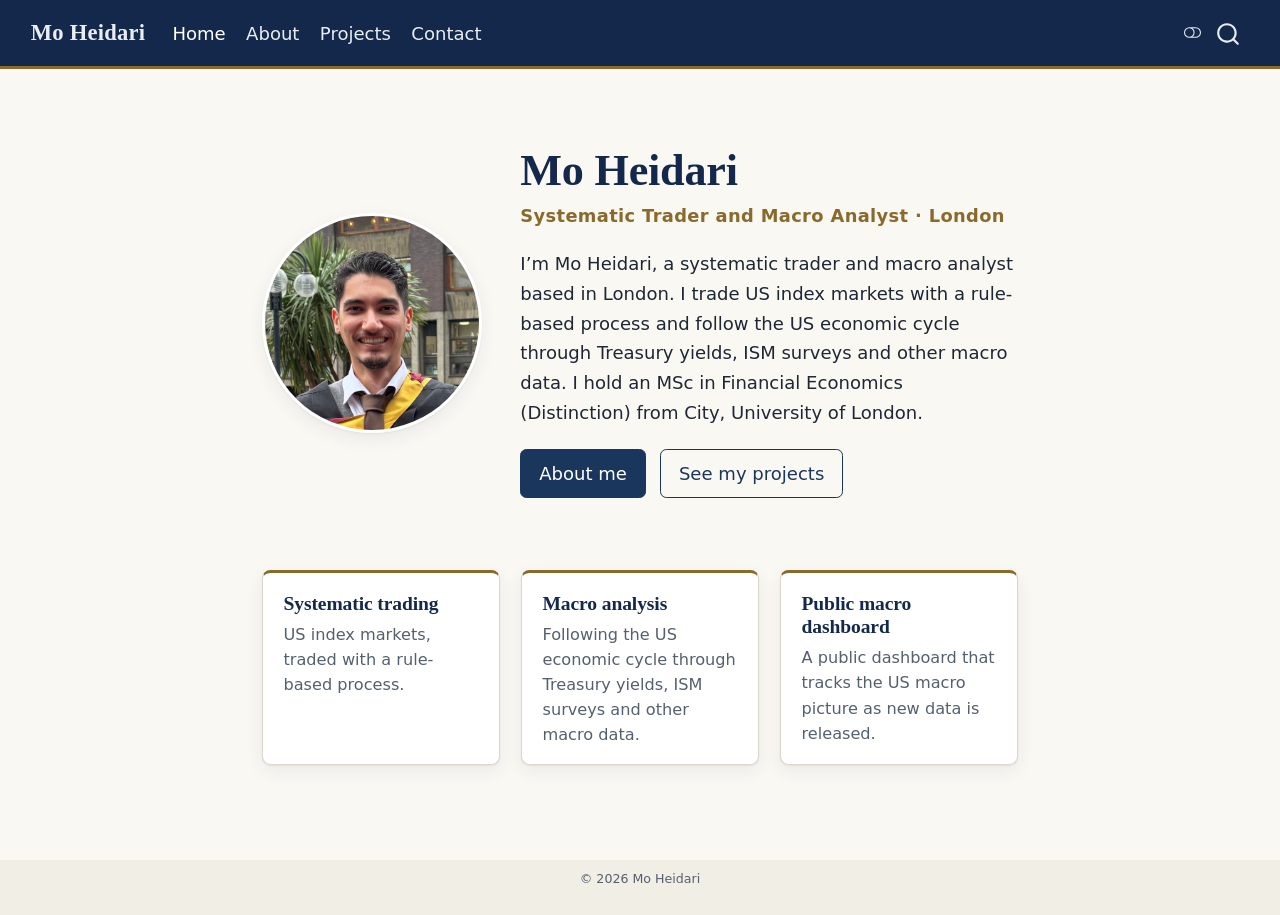
<file: docs/index.html>
<!DOCTYPE html>
<html xmlns="http://www.w3.org/1999/xhtml" lang="en" xml:lang="en"><head>

<meta charset="utf-8">
<meta name="generator" content="quarto-1.10.19">

<meta name="viewport" content="width=device-width, initial-scale=1.0, user-scalable=yes">


<title>Mo Heidari</title>
<style>
/* Default styles provided by pandoc.
** See https://pandoc.org/MANUAL.html#variables-for-html for config info.
*/
span.smallcaps{font-variant: small-caps;}
div.columns{display: flex; gap: 1.5em;}
div.column{flex: auto;}
@media screen {
div.columns{gap: min(4vw, 1.5em);}
div.column{overflow-x: auto;}
}
div.hanging-indent{margin-left: 1.5em; text-indent: -1.5em;}
ul.task-list{list-style: none;}
ul.task-list li input[type="checkbox"] {
  width: 0.8em;
  margin: 0 0.8em 0.2em -1em; /* quarto-specific, see https://github.com/quarto-dev/quarto-cli/issues/4556 */ 
  vertical-align: middle;
}
</style>


<script src="site_libs/quarto-nav/quarto-nav.js"></script>
<script src="site_libs/quarto-nav/headroom.min.js"></script>
<script src="site_libs/clipboard/clipboard.min.js"></script>
<script src="site_libs/quarto-search/autocomplete.umd.js"></script>
<script src="site_libs/quarto-search/fuse.min.js"></script>
<script src="site_libs/quarto-search/quarto-search.js"></script>
<meta name="quarto:offset" content="./">
<script src="site_libs/quarto-html/quarto.js" type="module"></script>
<script src="site_libs/quarto-html/tabsets/tabsets.js" type="module"></script>
<script src="site_libs/quarto-html/popper.min.js"></script>
<script src="site_libs/quarto-html/tippy.umd.min.js"></script>
<script src="site_libs/quarto-html/anchor.min.js"></script>
<link href="site_libs/quarto-html/tippy.css" rel="stylesheet">
<link href="site_libs/quarto-html/quarto-syntax-highlighting-bf27225e3a48a9273f3daa8f8e829971.css" rel="stylesheet" class="quarto-color-scheme" id="quarto-text-highlighting-styles">
<link href="site_libs/quarto-html/quarto-syntax-highlighting-dark-b626d73c4c936ccc3cb08be7d45d1df6.css" rel="stylesheet" class="quarto-color-scheme quarto-color-alternate" id="quarto-text-highlighting-styles">
<link href="site_libs/quarto-html/quarto-syntax-highlighting-bf27225e3a48a9273f3daa8f8e829971.css" rel="stylesheet" class="quarto-color-scheme-extra" id="quarto-text-highlighting-styles">
<script src="site_libs/bootstrap/bootstrap.min.js"></script>
<link href="site_libs/bootstrap/bootstrap-icons.css" rel="stylesheet">
<link href="site_libs/bootstrap/bootstrap-9c044c44a8b9b721d94696e1df5fcb44.min.css" rel="stylesheet" append-hash="true" class="quarto-color-scheme" id="quarto-bootstrap" data-mode="light">
<link href="site_libs/bootstrap/bootstrap-dark-d1826fb27ae8440381ef9e51980d3b26.min.css" rel="stylesheet" append-hash="true" class="quarto-color-scheme quarto-color-alternate" id="quarto-bootstrap" data-mode="dark">
<link href="site_libs/bootstrap/bootstrap-9c044c44a8b9b721d94696e1df5fcb44.min.css" rel="stylesheet" append-hash="true" class="quarto-color-scheme-extra" id="quarto-bootstrap" data-mode="light">
<script id="quarto-search-options" type="application/json">{
  "location": "navbar",
  "copy-button": false,
  "collapse-after": 3,
  "panel-placement": "end",
  "type": "overlay",
  "limit": 50,
  "keyboard-shortcut": [
    "f",
    "/",
    "s"
  ],
  "show-item-context": false,
  "language": {
    "search-no-results-text": "No results",
    "search-matching-documents-text": "matching documents",
    "search-copy-link-title": "Copy link to search",
    "search-hide-matches-text": "Hide additional matches",
    "search-more-match-text": "more match in this document",
    "search-more-matches-text": "more matches in this document",
    "search-clear-button-title": "Clear",
    "search-text-placeholder": "",
    "search-detached-cancel-button-title": "Cancel",
    "search-submit-button-title": "Submit",
    "search-label": "Search"
  }
}</script>
<meta name="description" content="Systematic trader and macro analyst based in London. Experience, projects and contact details.">


<meta property="og:title" content="Mo Heidari">
<meta property="og:description" content="Systematic trader and macro analyst based in London. Experience, projects and contact details.">
<meta property="og:image" content="https://moheidari.com/images/mo-heidari-portrait.jpg">
<meta property="og:site_name" content="Mo Heidari">
<meta property="og:image:alt" content="Portrait of Mo Heidari">
<meta name="twitter:title" content="Mo Heidari">
<meta name="twitter:description" content="Systematic trader and macro analyst based in London. Experience, projects and contact details.">
<meta name="twitter:image" content="https://moheidari.com/images/mo-heidari-portrait.jpg">
<meta name="twitter:image:alt" content="Portrait of Mo Heidari">
<meta name="twitter:card" content="summary">
</head>

<body class="nav-fixed page-home fullcontent quarto-light"><script id="quarto-html-before-body" type="application/javascript">
    const toggleBodyColorMode = (bsSheetEl) => {
      const mode = bsSheetEl.getAttribute("data-mode");
      const bodyEl = window.document.querySelector("body");
      if (mode === "dark") {
        bodyEl.classList.add("quarto-dark");
        bodyEl.classList.remove("quarto-light");
      } else {
        bodyEl.classList.add("quarto-light");
        bodyEl.classList.remove("quarto-dark");
      }
    }
    const toggleBodyColorPrimary = () => {
      const bsSheetEl = window.document.querySelector("link#quarto-bootstrap:not([rel=disabled-stylesheet])");
      if (bsSheetEl) {
        toggleBodyColorMode(bsSheetEl);
      }
    }
    const setColorSchemeToggle = (alternate) => {
      const toggles = window.document.querySelectorAll('.quarto-color-scheme-toggle');
      for (let i=0; i < toggles.length; i++) {
        const toggle = toggles[i];
        if (toggle) {
          if (alternate) {
            toggle.classList.add("alternate");
          } else {
            toggle.classList.remove("alternate");
          }
        }
      }
    };
    const toggleColorMode = (alternate) => {
      // Switch the stylesheets
      const primaryStylesheets = window.document.querySelectorAll('link.quarto-color-scheme:not(.quarto-color-alternate)');
      const alternateStylesheets = window.document.querySelectorAll('link.quarto-color-scheme.quarto-color-alternate');
      manageTransitions('#quarto-margin-sidebar .nav-link', false);
      if (alternate) {
        // note: dark is layered on light, we don't disable primary!
        enableStylesheet(alternateStylesheets);
        for (const sheetNode of alternateStylesheets) {
          if (sheetNode.id === "quarto-bootstrap") {
            toggleBodyColorMode(sheetNode);
          }
        }
      } else {
        disableStylesheet(alternateStylesheets);
        enableStylesheet(primaryStylesheets)
        toggleBodyColorPrimary();
      }
      manageTransitions('#quarto-margin-sidebar .nav-link', true);
      // Switch the toggles
      setColorSchemeToggle(alternate)
      // Hack to workaround the fact that safari doesn't
      // properly recolor the scrollbar when toggling (#1455)
      if (navigator.userAgent.indexOf('Safari') > 0 && navigator.userAgent.indexOf('Chrome') == -1) {
        manageTransitions("body", false);
        window.scrollTo(0, 1);
        setTimeout(() => {
          window.scrollTo(0, 0);
          manageTransitions("body", true);
        }, 40);
      }
    }
    const disableStylesheet = (stylesheets) => {
      for (let i=0; i < stylesheets.length; i++) {
        const stylesheet = stylesheets[i];
        stylesheet.rel = 'disabled-stylesheet';
      }
    }
    const enableStylesheet = (stylesheets) => {
      for (let i=0; i < stylesheets.length; i++) {
        const stylesheet = stylesheets[i];
        if(stylesheet.rel !== 'stylesheet') { // for Chrome, which will still FOUC without this check
          stylesheet.rel = 'stylesheet';
        }
      }
    }
    const manageTransitions = (selector, allowTransitions) => {
      const els = window.document.querySelectorAll(selector);
      for (let i=0; i < els.length; i++) {
        const el = els[i];
        if (allowTransitions) {
          el.classList.remove('notransition');
        } else {
          el.classList.add('notransition');
        }
      }
    }
    const isFileUrl = () => {
      return window.location.protocol === 'file:';
    }
    const hasAlternateSentinel = () => {
      let styleSentinel = getColorSchemeSentinel();
      if (styleSentinel !== null) {
        return styleSentinel === "alternate";
      } else {
        return false;
      }
    }
    const setStyleSentinel = (alternate) => {
      const value = alternate ? "alternate" : "default";
      if (!isFileUrl()) {
        window.localStorage.setItem("quarto-color-scheme", value);
      } else {
        localAlternateSentinel = value;
      }
    }
    const getColorSchemeSentinel = () => {
      if (!isFileUrl()) {
        const storageValue = window.localStorage.getItem("quarto-color-scheme");
        return storageValue != null ? storageValue : localAlternateSentinel;
      } else {
        return localAlternateSentinel;
      }
    }
    const toggleGiscusIfUsed = (isAlternate, darkModeDefault) => {
      const baseTheme = document.querySelector('#giscus-base-theme')?.value ?? 'light';
      const alternateTheme = document.querySelector('#giscus-alt-theme')?.value ?? 'dark';
      let newTheme = '';
      if(authorPrefersDark) {
        newTheme = isAlternate ? baseTheme : alternateTheme;
      } else {
        newTheme = isAlternate ? alternateTheme : baseTheme;
      }
      const changeGiscusTheme = () => {
        // From: https://github.com/giscus/giscus/issues/336
        const sendMessage = (message) => {
          const iframe = document.querySelector('iframe.giscus-frame');
          if (!iframe) return;
          iframe.contentWindow.postMessage({ giscus: message }, 'https://giscus.app');
        }
        sendMessage({
          setConfig: {
            theme: newTheme
          }
        });
      }
      const isGiscussLoaded = window.document.querySelector('iframe.giscus-frame') !== null;
      if (isGiscussLoaded) {
        changeGiscusTheme();
      }
    };
    const authorPrefersDark = false;
    const queryPrefersDark = window.matchMedia('(prefers-color-scheme: dark)');
    const darkModeDefault = queryPrefersDark.matches;
      document.querySelector('link#quarto-text-highlighting-styles.quarto-color-scheme-extra').rel = 'disabled-stylesheet';
      document.querySelector('link#quarto-bootstrap.quarto-color-scheme-extra').rel = 'disabled-stylesheet';
    let localAlternateSentinel = darkModeDefault ? 'alternate' : 'default';
    // Dark / light mode switch
    window.quartoToggleColorScheme = () => {
      // Read the current dark / light value
      let toAlternate = !hasAlternateSentinel();
      toggleColorMode(toAlternate);
      setStyleSentinel(toAlternate);
      toggleGiscusIfUsed(toAlternate, darkModeDefault);
      window.dispatchEvent(new Event('resize'));
    };
    queryPrefersDark.addEventListener("change", e => {
      if(window.localStorage.getItem("quarto-color-scheme") !== null)
        return;
      const alternate = e.matches
      toggleColorMode(alternate);
      localAlternateSentinel = e.matches ? 'alternate' : 'default'; // this is used alongside local storage!
      toggleGiscusIfUsed(alternate, darkModeDefault);
    });
    // Switch to dark mode if need be
    if (hasAlternateSentinel()) {
      toggleColorMode(true);
    } else {
      toggleColorMode(false);
    }
  </script>

<div id="quarto-search-results"></div>
  <header id="quarto-header" class="headroom fixed-top">
    <nav class="navbar navbar-expand-lg " data-bs-theme="dark">
      <div class="navbar-container container-fluid">
      <div class="navbar-brand-container mx-auto">
    <a class="navbar-brand" href="./index.html">
    <span class="navbar-title">Mo Heidari</span>
    </a>
  </div>
            <div id="quarto-search" class="" title="Search"></div>
          <button class="navbar-toggler" type="button" data-bs-toggle="collapse" data-bs-target="#navbarCollapse" aria-controls="navbarCollapse" role="menu" aria-expanded="false" aria-label="Toggle navigation" onclick="if (window.quartoToggleHeadroom) { window.quartoToggleHeadroom(); }">
  <span class="navbar-toggler-icon"></span>
</button>
          <div class="collapse navbar-collapse" id="navbarCollapse">
            <ul class="navbar-nav navbar-nav-scroll me-auto">
  <li class="nav-item">
    <a class="nav-link active" href="./index.html" aria-current="page"> 
<span class="menu-text">Home</span></a>
  </li>  
  <li class="nav-item">
    <a class="nav-link" href="./about.html"> 
<span class="menu-text">About</span></a>
  </li>  
  <li class="nav-item">
    <a class="nav-link" href="./projects.html"> 
<span class="menu-text">Projects</span></a>
  </li>  
  <li class="nav-item">
    <a class="nav-link" href="./contact.html"> 
<span class="menu-text">Contact</span></a>
  </li>  
</ul>
          </div> <!-- /navcollapse -->
            <div class="quarto-navbar-tools">
  <a href="" class="quarto-color-scheme-toggle quarto-navigation-tool  px-1" onclick="window.quartoToggleColorScheme(); return false;" title="Toggle dark mode"><i class="bi"></i></a>
</div>
      </div> <!-- /container-fluid -->
    </nav>
</header>
<!-- content -->
<div id="quarto-content" class="quarto-container page-columns page-rows-contents page-layout-article page-navbar">
<!-- sidebar -->
<!-- margin-sidebar -->
    
<!-- main -->
<main class="content" id="quarto-document-content">


<header id="title-block-header" class="quarto-title-block default">
<div class="quarto-title">
<h1 class="title">Mo Heidari</h1>
</div>



<div class="quarto-title-meta">

    
  
    
  </div>
  


</header>


<div class="hero">
<p><img src="images/mo-heidari-portrait.jpg" alt="Portrait of Mo Heidari" width="220" height="220" class="hero-portrait"></p>
<div class="hero-text">
<h1 class="hero-name">
Mo Heidari
</h1>
<p class="hero-subtitle">
Systematic Trader and Macro Analyst · London
</p>
<p>I’m Mo Heidari, a systematic trader and macro analyst based in London. I trade US index markets with a rule-based process and follow the US economic cycle through Treasury yields, ISM surveys and other macro data. I hold an MSc in Financial Economics (Distinction) from City, University of London.</p>
<p><a href="./about.html" class="btn btn-primary">About me</a> <a href="./projects.html" class="btn btn-outline-primary">See my projects</a></p>
</div>
</div>
<div class="highlights">
<div class="highlight">
<h2 class="highlight-title anchored">
Systematic trading
</h2>
<p>US index markets, traded with a rule-based process.</p>
</div>
<div class="highlight">
<h2 class="highlight-title anchored">
Macro analysis
</h2>
<p>Following the US economic cycle through Treasury yields, ISM surveys and other macro data.</p>
</div>
<div class="highlight">
<h2 class="highlight-title anchored">
Public macro dashboard
</h2>
<p>A public dashboard that tracks the US macro picture as new data is released.</p>
</div>
</div>



</main> <!-- /main -->
<script id="quarto-html-after-body" type="application/javascript">
  window.document.addEventListener("DOMContentLoaded", function (event) {
    // Ensure there is a toggle, if there isn't float one in the top right
    if (window.document.querySelector('.quarto-color-scheme-toggle') === null) {
      const a = window.document.createElement('a');
      a.classList.add('top-right');
      a.classList.add('quarto-color-scheme-toggle');
      a.href = "";
      a.onclick = function() { try { window.quartoToggleColorScheme(); } catch {} return false; };
      const i = window.document.createElement("i");
      i.classList.add('bi');
      a.appendChild(i);
      window.document.body.appendChild(a);
    }
    setColorSchemeToggle(hasAlternateSentinel())
    const icon = "";
    const anchorJS = new window.AnchorJS();
    anchorJS.options = {
      placement: 'right',
      icon: icon
    };
    anchorJS.add('.anchored');
    const isCodeAnnotation = (el) => {
      for (const clz of el.classList) {
        if (clz.startsWith('code-annotation-')) {                     
          return true;
        }
      }
      return false;
    }
    const onCopySuccess = function(e) {
      // button target
      const button = e.trigger;
      // don't keep focus
      button.blur();
      // flash "checked"
      button.classList.add('code-copy-button-checked');
      var currentTitle = button.getAttribute("title");
      button.setAttribute("title", "Copied!");
      let tooltip;
      if (window.bootstrap) {
        button.setAttribute("data-bs-toggle", "tooltip");
        button.setAttribute("data-bs-placement", "left");
        button.setAttribute("data-bs-title", "Copied!");
        tooltip = new bootstrap.Tooltip(button, 
          { trigger: "manual", 
            customClass: "code-copy-button-tooltip",
            offset: [0, -8]});
        tooltip.show();    
      }
      setTimeout(function() {
        if (tooltip) {
          tooltip.hide();
          button.removeAttribute("data-bs-title");
          button.removeAttribute("data-bs-toggle");
          button.removeAttribute("data-bs-placement");
        }
        button.setAttribute("title", currentTitle);
        button.classList.remove('code-copy-button-checked');
      }, 1000);
      // clear code selection
      e.clearSelection();
    }
    const getTextToCopy = function(trigger) {
      const outerScaffold = trigger.parentElement.cloneNode(true);
      const codeEl = outerScaffold.querySelector('code');
      for (const childEl of codeEl.children) {
        if (isCodeAnnotation(childEl)) {
          childEl.remove();
        }
      }
      return codeEl.innerText;
    }
    const clipboard = new window.ClipboardJS('.code-copy-button:not([data-in-quarto-modal])', {
      text: getTextToCopy
    });
    clipboard.on('success', onCopySuccess);
    if (window.document.getElementById('quarto-embedded-source-code-modal')) {
      const clipboardModal = new window.ClipboardJS('.code-copy-button[data-in-quarto-modal]', {
        text: getTextToCopy,
        container: window.document.getElementById('quarto-embedded-source-code-modal')
      });
      clipboardModal.on('success', onCopySuccess);
    }
      var localhostRegex = new RegExp(/^(?:http|https):\/\/localhost\:?[0-9]*\//);
      var mailtoRegex = new RegExp(/^mailto:/);
        var filterRegex = new RegExp("https:\/\/moheidari\.com");
      var isInternal = (href) => {
          return filterRegex.test(href) || localhostRegex.test(href) || mailtoRegex.test(href);
      }
      // Inspect non-navigation links and adorn them if external
     var links = window.document.querySelectorAll('a[href]:not(.nav-link):not(.navbar-brand):not(.toc-action):not(.sidebar-link):not(.sidebar-item-toggle):not(.pagination-link):not(.no-external):not([aria-hidden]):not(.dropdown-item):not(.quarto-navigation-tool):not(.about-link)');
      for (var i=0; i<links.length; i++) {
        const link = links[i];
        if (!isInternal(link.href)) {
          // undo the damage that might have been done by quarto-nav.js in the case of
          // links that we want to consider external
          if (link.dataset.originalHref !== undefined) {
            link.href = link.dataset.originalHref;
          }
        }
      }
    function tippyHover(el, contentFn, onTriggerFn, onUntriggerFn) {
      const config = {
        allowHTML: true,
        maxWidth: 500,
        delay: 100,
        arrow: false,
        appendTo: function(el) {
            return el.parentElement;
        },
        interactive: true,
        interactiveBorder: 10,
        theme: 'quarto',
        placement: 'bottom-start',
      };
      if (contentFn) {
        config.content = contentFn;
      }
      if (onTriggerFn) {
        config.onTrigger = onTriggerFn;
      }
      if (onUntriggerFn) {
        config.onUntrigger = onUntriggerFn;
      }
      window.tippy(el, config); 
    }
    const noterefs = window.document.querySelectorAll('a[role="doc-noteref"]');
    for (var i=0; i<noterefs.length; i++) {
      const ref = noterefs[i];
      tippyHover(ref, function() {
        // use id or data attribute instead here
        let href = ref.getAttribute('data-footnote-href') || ref.getAttribute('href');
        try { href = new URL(href).hash; } catch {}
        const id = href.replace(/^#\/?/, "");
        const note = window.document.getElementById(id);
        if (note) {
          return note.innerHTML;
        } else {
          return "";
        }
      });
    }
    const xrefs = window.document.querySelectorAll('a.quarto-xref');
    const processXRef = (id, note) => {
      // Strip column container classes
      const stripColumnClz = (el) => {
        el.classList.remove("page-full", "page-columns");
        if (el.children) {
          for (const child of el.children) {
            stripColumnClz(child);
          }
        }
      }
      stripColumnClz(note)
      if (id === null || id.startsWith('sec-')) {
        // Special case sections, only their first couple elements
        const container = document.createElement("div");
        if (note.children && note.children.length > 2) {
          container.appendChild(note.children[0].cloneNode(true));
          for (let i = 1; i < note.children.length; i++) {
            const child = note.children[i];
            if (child.tagName === "P" && child.innerText === "") {
              continue;
            } else {
              container.appendChild(child.cloneNode(true));
              break;
            }
          }
          if (window.Quarto?.typesetMath) {
            window.Quarto.typesetMath(container);
          }
          return container.innerHTML
        } else {
          if (window.Quarto?.typesetMath) {
            window.Quarto.typesetMath(note);
          }
          return note.innerHTML;
        }
      } else {
        // Remove any anchor links if they are present
        const anchorLink = note.querySelector('a.anchorjs-link');
        if (anchorLink) {
          anchorLink.remove();
        }
        if (window.Quarto?.typesetMath) {
          window.Quarto.typesetMath(note);
        }
        if (note.classList.contains("callout")) {
          return note.outerHTML;
        } else {
          return note.innerHTML;
        }
      }
    }
    for (var i=0; i<xrefs.length; i++) {
      const xref = xrefs[i];
      tippyHover(xref, undefined, function(instance) {
        instance.disable();
        let url = xref.getAttribute('href');
        let hash = undefined; 
        if (url.startsWith('#')) {
          hash = url;
        } else {
          try { hash = new URL(url).hash; } catch {}
        }
        if (hash) {
          const id = hash.replace(/^#\/?/, "");
          const note = window.document.getElementById(id);
          if (note !== null) {
            try {
              const html = processXRef(id, note.cloneNode(true));
              instance.setContent(html);
            } finally {
              instance.enable();
              instance.show();
            }
          } else {
            // See if we can fetch this
            fetch(url.split('#')[0])
            .then(res => res.text())
            .then(html => {
              const parser = new DOMParser();
              const htmlDoc = parser.parseFromString(html, "text/html");
              const note = htmlDoc.getElementById(id);
              if (note !== null) {
                const html = processXRef(id, note);
                instance.setContent(html);
              } 
            }).finally(() => {
              instance.enable();
              instance.show();
            });
          }
        } else {
          // See if we can fetch a full url (with no hash to target)
          // This is a special case and we should probably do some content thinning / targeting
          fetch(url)
          .then(res => res.text())
          .then(html => {
            const parser = new DOMParser();
            const htmlDoc = parser.parseFromString(html, "text/html");
            const note = htmlDoc.querySelector('main.content');
            if (note !== null) {
              // This should only happen for chapter cross references
              // (since there is no id in the URL)
              // remove the first header
              if (note.children.length > 0 && note.children[0].tagName === "HEADER") {
                note.children[0].remove();
              }
              const html = processXRef(null, note);
              instance.setContent(html);
            } 
          }).finally(() => {
            instance.enable();
            instance.show();
          });
        }
      }, function(instance) {
      });
    }
        let selectedAnnoteEl;
        const selectorForAnnotation = ( cell, annotation) => {
          let cellAttr = 'data-code-cell="' + cell + '"';
          let lineAttr = 'data-code-annotation="' +  annotation + '"';
          const selector = 'span[' + cellAttr + '][' + lineAttr + ']';
          return selector;
        }
        const selectCodeLines = (annoteEl) => {
          const doc = window.document;
          const targetCell = annoteEl.getAttribute("data-target-cell");
          const targetAnnotation = annoteEl.getAttribute("data-target-annotation");
          const annoteSpan = window.document.querySelector(selectorForAnnotation(targetCell, targetAnnotation));
          const lines = annoteSpan.getAttribute("data-code-lines").split(",");
          const lineIds = lines.map((line) => {
            return targetCell + "-" + line;
          })
          let top = null;
          let height = null;
          let parent = null;
          if (lineIds.length > 0) {
              //compute the position of the single el (top and bottom and make a div)
              const el = window.document.getElementById(lineIds[0]);
              top = el.offsetTop;
              height = el.offsetHeight;
              parent = el.parentElement.parentElement;
            if (lineIds.length > 1) {
              const lastEl = window.document.getElementById(lineIds[lineIds.length - 1]);
              const bottom = lastEl.offsetTop + lastEl.offsetHeight;
              height = bottom - top;
            }
            if (top !== null && height !== null && parent !== null) {
              // cook up a div (if necessary) and position it 
              let div = window.document.getElementById("code-annotation-line-highlight");
              if (div === null) {
                div = window.document.createElement("div");
                div.setAttribute("id", "code-annotation-line-highlight");
                div.style.position = 'absolute';
                parent.appendChild(div);
              }
              div.style.top = top - 2 + "px";
              div.style.height = height + 4 + "px";
              div.style.left = 0;
              let gutterDiv = window.document.getElementById("code-annotation-line-highlight-gutter");
              if (gutterDiv === null) {
                gutterDiv = window.document.createElement("div");
                gutterDiv.setAttribute("id", "code-annotation-line-highlight-gutter");
                gutterDiv.style.position = 'absolute';
                const codeCell = window.document.getElementById(targetCell);
                const gutter = codeCell.querySelector('.code-annotation-gutter');
                gutter.appendChild(gutterDiv);
              }
              gutterDiv.style.top = top - 2 + "px";
              gutterDiv.style.height = height + 4 + "px";
            }
            selectedAnnoteEl = annoteEl;
          }
        };
        const unselectCodeLines = () => {
          const elementsIds = ["code-annotation-line-highlight", "code-annotation-line-highlight-gutter"];
          elementsIds.forEach((elId) => {
            const div = window.document.getElementById(elId);
            if (div) {
              div.remove();
            }
          });
          selectedAnnoteEl = undefined;
        };
          // Handle positioning of the toggle
      window.addEventListener(
        "resize",
        throttle(() => {
          elRect = undefined;
          if (selectedAnnoteEl) {
            selectCodeLines(selectedAnnoteEl);
          }
        }, 10)
      );
      function throttle(fn, ms) {
      let throttle = false;
      let timer;
        return (...args) => {
          if(!throttle) { // first call gets through
              fn.apply(this, args);
              throttle = true;
          } else { // all the others get throttled
              if(timer) clearTimeout(timer); // cancel #2
              timer = setTimeout(() => {
                fn.apply(this, args);
                timer = throttle = false;
              }, ms);
          }
        };
      }
        // Attach click handler to the DT
        const annoteDls = window.document.querySelectorAll('dt[data-target-cell]');
        for (const annoteDlNode of annoteDls) {
          annoteDlNode.addEventListener('click', (event) => {
            const clickedEl = event.target;
            if (clickedEl !== selectedAnnoteEl) {
              unselectCodeLines();
              const activeEl = window.document.querySelector('dt[data-target-cell].code-annotation-active');
              if (activeEl) {
                activeEl.classList.remove('code-annotation-active');
              }
              selectCodeLines(clickedEl);
              clickedEl.classList.add('code-annotation-active');
            } else {
              // Unselect the line
              unselectCodeLines();
              clickedEl.classList.remove('code-annotation-active');
            }
          });
        }
    const findCites = (el) => {
      const parentEl = el.parentElement;
      if (parentEl) {
        const cites = parentEl.dataset.cites;
        if (cites) {
          return {
            el,
            cites: cites.split(' ')
          };
        } else {
          return findCites(el.parentElement)
        }
      } else {
        return undefined;
      }
    };
    var bibliorefs = window.document.querySelectorAll('a[role="doc-biblioref"]');
    for (var i=0; i<bibliorefs.length; i++) {
      const ref = bibliorefs[i];
      const citeInfo = findCites(ref);
      if (citeInfo) {
        tippyHover(citeInfo.el, function() {
          var popup = window.document.createElement('div');
          citeInfo.cites.forEach(function(cite) {
            var citeDiv = window.document.createElement('div');
            citeDiv.classList.add('hanging-indent');
            citeDiv.classList.add('csl-entry');
            var biblioDiv = window.document.getElementById('ref-' + cite);
            if (biblioDiv) {
              citeDiv.innerHTML = biblioDiv.innerHTML;
            }
            popup.appendChild(citeDiv);
          });
          return popup.innerHTML;
        });
      }
    }
  });
  </script>
</div> <!-- /content -->
<footer class="footer">
  <div class="nav-footer">
    <div class="nav-footer-left">
      &nbsp;
    </div>   
    <div class="nav-footer-center">
<p>© 2026 Mo Heidari</p>
</div>
    <div class="nav-footer-right">
      &nbsp;
    </div>
  </div>
</footer>




</body></html>
</file>
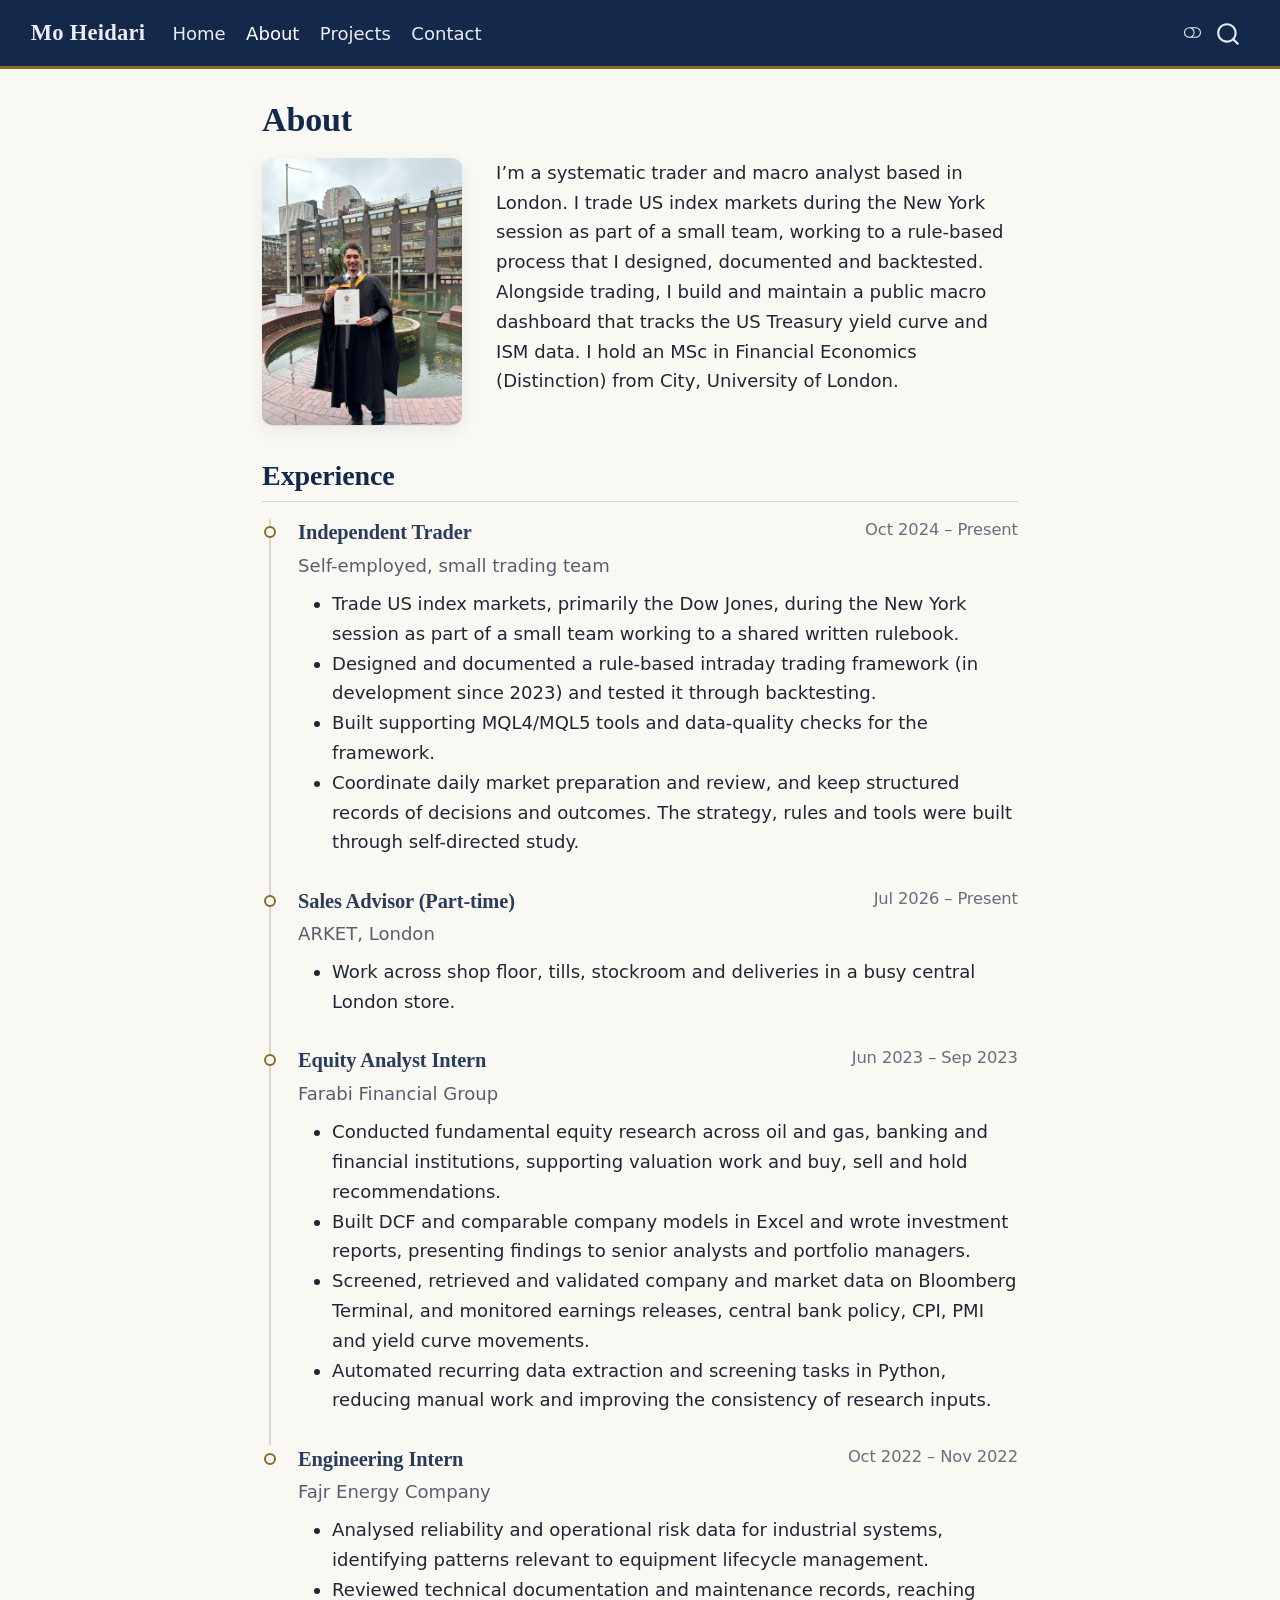
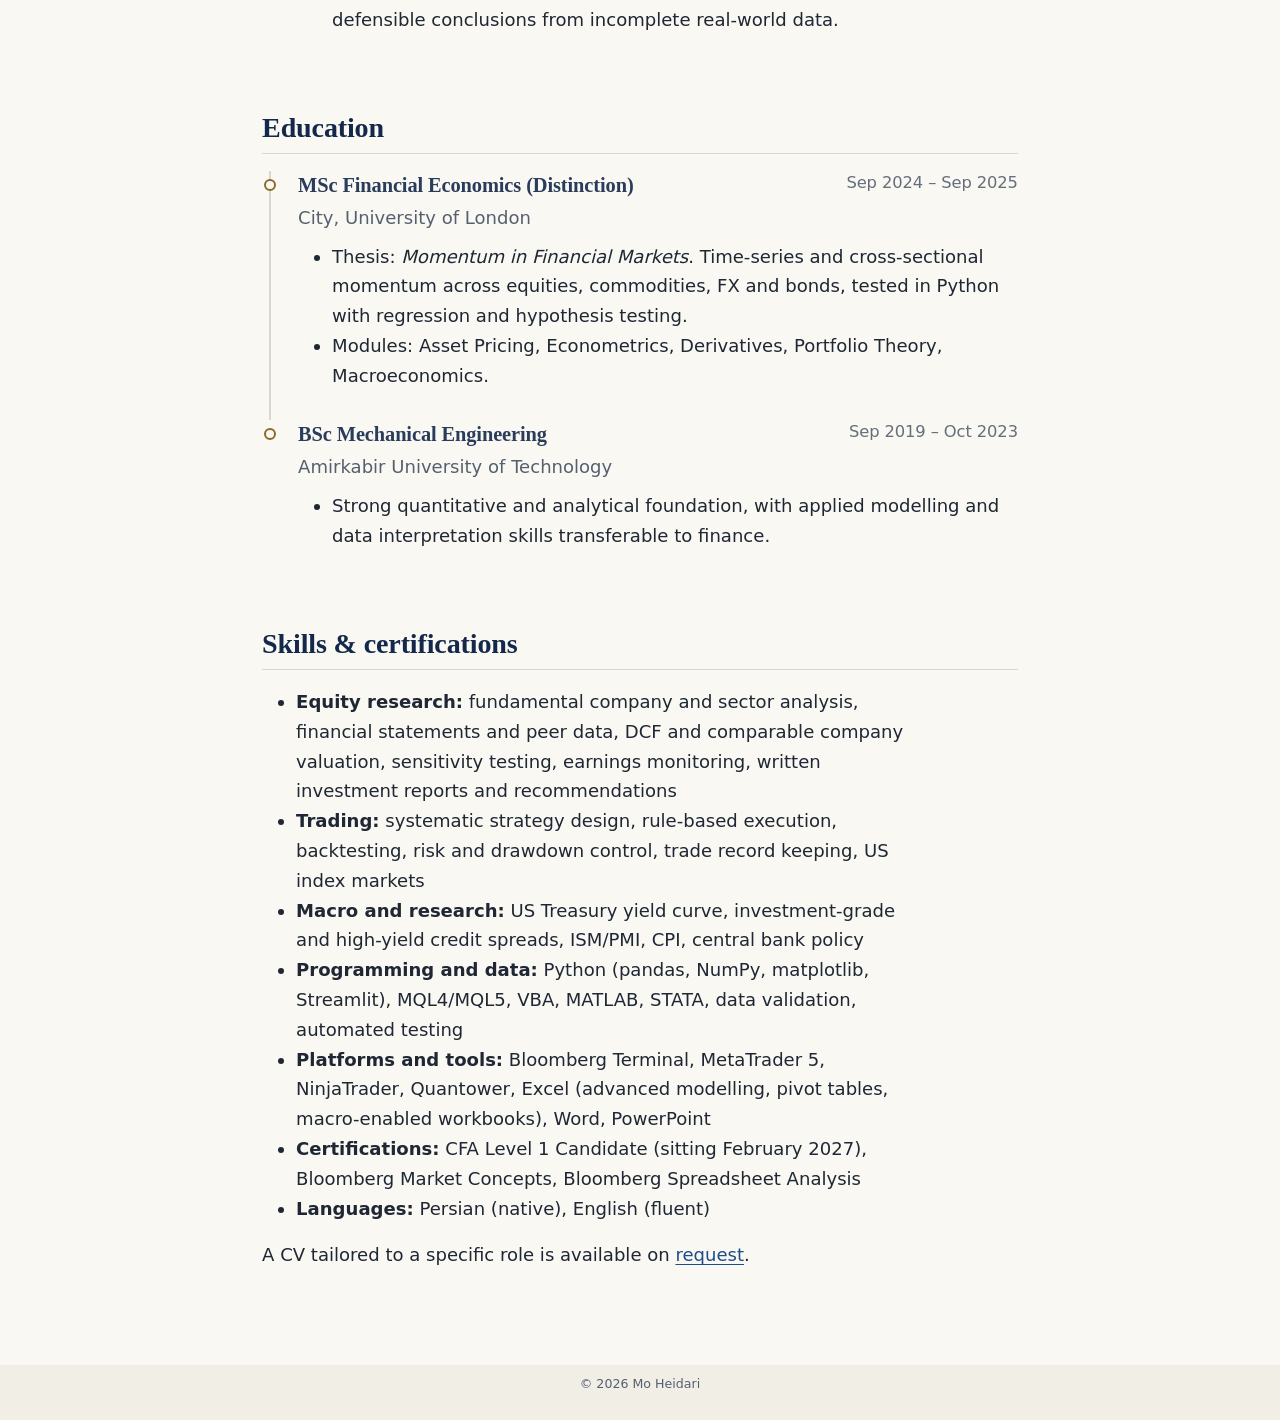
<file: docs/about.html>
<!DOCTYPE html>
<html xmlns="http://www.w3.org/1999/xhtml" lang="en" xml:lang="en"><head>

<meta charset="utf-8">
<meta name="generator" content="quarto-1.10.19">

<meta name="viewport" content="width=device-width, initial-scale=1.0, user-scalable=yes">


<title>About – Mo Heidari</title>
<style>
/* Default styles provided by pandoc.
** See https://pandoc.org/MANUAL.html#variables-for-html for config info.
*/
span.smallcaps{font-variant: small-caps;}
div.columns{display: flex; gap: 1.5em;}
div.column{flex: auto;}
@media screen {
div.columns{gap: min(4vw, 1.5em);}
div.column{overflow-x: auto;}
}
div.hanging-indent{margin-left: 1.5em; text-indent: -1.5em;}
ul.task-list{list-style: none;}
ul.task-list li input[type="checkbox"] {
  width: 0.8em;
  margin: 0 0.8em 0.2em -1em; /* quarto-specific, see https://github.com/quarto-dev/quarto-cli/issues/4556 */ 
  vertical-align: middle;
}
</style>


<script src="site_libs/quarto-nav/quarto-nav.js"></script>
<script src="site_libs/quarto-nav/headroom.min.js"></script>
<script src="site_libs/clipboard/clipboard.min.js"></script>
<script src="site_libs/quarto-search/autocomplete.umd.js"></script>
<script src="site_libs/quarto-search/fuse.min.js"></script>
<script src="site_libs/quarto-search/quarto-search.js"></script>
<meta name="quarto:offset" content="./">
<script src="site_libs/quarto-html/quarto.js" type="module"></script>
<script src="site_libs/quarto-html/tabsets/tabsets.js" type="module"></script>
<script src="site_libs/quarto-html/popper.min.js"></script>
<script src="site_libs/quarto-html/tippy.umd.min.js"></script>
<script src="site_libs/quarto-html/anchor.min.js"></script>
<link href="site_libs/quarto-html/tippy.css" rel="stylesheet">
<link href="site_libs/quarto-html/quarto-syntax-highlighting-bf27225e3a48a9273f3daa8f8e829971.css" rel="stylesheet" class="quarto-color-scheme" id="quarto-text-highlighting-styles">
<link href="site_libs/quarto-html/quarto-syntax-highlighting-dark-b626d73c4c936ccc3cb08be7d45d1df6.css" rel="stylesheet" class="quarto-color-scheme quarto-color-alternate" id="quarto-text-highlighting-styles">
<link href="site_libs/quarto-html/quarto-syntax-highlighting-bf27225e3a48a9273f3daa8f8e829971.css" rel="stylesheet" class="quarto-color-scheme-extra" id="quarto-text-highlighting-styles">
<script src="site_libs/bootstrap/bootstrap.min.js"></script>
<link href="site_libs/bootstrap/bootstrap-icons.css" rel="stylesheet">
<link href="site_libs/bootstrap/bootstrap-9c044c44a8b9b721d94696e1df5fcb44.min.css" rel="stylesheet" append-hash="true" class="quarto-color-scheme" id="quarto-bootstrap" data-mode="light">
<link href="site_libs/bootstrap/bootstrap-dark-d1826fb27ae8440381ef9e51980d3b26.min.css" rel="stylesheet" append-hash="true" class="quarto-color-scheme quarto-color-alternate" id="quarto-bootstrap" data-mode="dark">
<link href="site_libs/bootstrap/bootstrap-9c044c44a8b9b721d94696e1df5fcb44.min.css" rel="stylesheet" append-hash="true" class="quarto-color-scheme-extra" id="quarto-bootstrap" data-mode="light">
<script id="quarto-search-options" type="application/json">{
  "location": "navbar",
  "copy-button": false,
  "collapse-after": 3,
  "panel-placement": "end",
  "type": "overlay",
  "limit": 50,
  "keyboard-shortcut": [
    "f",
    "/",
    "s"
  ],
  "show-item-context": false,
  "language": {
    "search-no-results-text": "No results",
    "search-matching-documents-text": "matching documents",
    "search-copy-link-title": "Copy link to search",
    "search-hide-matches-text": "Hide additional matches",
    "search-more-match-text": "more match in this document",
    "search-more-matches-text": "more matches in this document",
    "search-clear-button-title": "Clear",
    "search-text-placeholder": "",
    "search-detached-cancel-button-title": "Cancel",
    "search-submit-button-title": "Submit",
    "search-label": "Search"
  }
}</script>
<meta name="description" content="Systematic trader and macro analyst based in London. Experience, projects and contact details.">


<meta property="og:title" content="About – Mo Heidari">
<meta property="og:description" content="Systematic trader and macro analyst based in London. Experience, projects and contact details.">
<meta property="og:image" content="https://moheidari.com/images/mo-heidari-portrait.jpg">
<meta property="og:site_name" content="Mo Heidari">
<meta property="og:image:alt" content="Portrait of Mo Heidari">
<meta name="twitter:title" content="About – Mo Heidari">
<meta name="twitter:description" content="Systematic trader and macro analyst based in London. Experience, projects and contact details.">
<meta name="twitter:image" content="https://moheidari.com/images/mo-heidari-portrait.jpg">
<meta name="twitter:image:alt" content="Portrait of Mo Heidari">
<meta name="twitter:card" content="summary">
</head>

<body class="nav-fixed page-about fullcontent quarto-light"><script id="quarto-html-before-body" type="application/javascript">
    const toggleBodyColorMode = (bsSheetEl) => {
      const mode = bsSheetEl.getAttribute("data-mode");
      const bodyEl = window.document.querySelector("body");
      if (mode === "dark") {
        bodyEl.classList.add("quarto-dark");
        bodyEl.classList.remove("quarto-light");
      } else {
        bodyEl.classList.add("quarto-light");
        bodyEl.classList.remove("quarto-dark");
      }
    }
    const toggleBodyColorPrimary = () => {
      const bsSheetEl = window.document.querySelector("link#quarto-bootstrap:not([rel=disabled-stylesheet])");
      if (bsSheetEl) {
        toggleBodyColorMode(bsSheetEl);
      }
    }
    const setColorSchemeToggle = (alternate) => {
      const toggles = window.document.querySelectorAll('.quarto-color-scheme-toggle');
      for (let i=0; i < toggles.length; i++) {
        const toggle = toggles[i];
        if (toggle) {
          if (alternate) {
            toggle.classList.add("alternate");
          } else {
            toggle.classList.remove("alternate");
          }
        }
      }
    };
    const toggleColorMode = (alternate) => {
      // Switch the stylesheets
      const primaryStylesheets = window.document.querySelectorAll('link.quarto-color-scheme:not(.quarto-color-alternate)');
      const alternateStylesheets = window.document.querySelectorAll('link.quarto-color-scheme.quarto-color-alternate');
      manageTransitions('#quarto-margin-sidebar .nav-link', false);
      if (alternate) {
        // note: dark is layered on light, we don't disable primary!
        enableStylesheet(alternateStylesheets);
        for (const sheetNode of alternateStylesheets) {
          if (sheetNode.id === "quarto-bootstrap") {
            toggleBodyColorMode(sheetNode);
          }
        }
      } else {
        disableStylesheet(alternateStylesheets);
        enableStylesheet(primaryStylesheets)
        toggleBodyColorPrimary();
      }
      manageTransitions('#quarto-margin-sidebar .nav-link', true);
      // Switch the toggles
      setColorSchemeToggle(alternate)
      // Hack to workaround the fact that safari doesn't
      // properly recolor the scrollbar when toggling (#1455)
      if (navigator.userAgent.indexOf('Safari') > 0 && navigator.userAgent.indexOf('Chrome') == -1) {
        manageTransitions("body", false);
        window.scrollTo(0, 1);
        setTimeout(() => {
          window.scrollTo(0, 0);
          manageTransitions("body", true);
        }, 40);
      }
    }
    const disableStylesheet = (stylesheets) => {
      for (let i=0; i < stylesheets.length; i++) {
        const stylesheet = stylesheets[i];
        stylesheet.rel = 'disabled-stylesheet';
      }
    }
    const enableStylesheet = (stylesheets) => {
      for (let i=0; i < stylesheets.length; i++) {
        const stylesheet = stylesheets[i];
        if(stylesheet.rel !== 'stylesheet') { // for Chrome, which will still FOUC without this check
          stylesheet.rel = 'stylesheet';
        }
      }
    }
    const manageTransitions = (selector, allowTransitions) => {
      const els = window.document.querySelectorAll(selector);
      for (let i=0; i < els.length; i++) {
        const el = els[i];
        if (allowTransitions) {
          el.classList.remove('notransition');
        } else {
          el.classList.add('notransition');
        }
      }
    }
    const isFileUrl = () => {
      return window.location.protocol === 'file:';
    }
    const hasAlternateSentinel = () => {
      let styleSentinel = getColorSchemeSentinel();
      if (styleSentinel !== null) {
        return styleSentinel === "alternate";
      } else {
        return false;
      }
    }
    const setStyleSentinel = (alternate) => {
      const value = alternate ? "alternate" : "default";
      if (!isFileUrl()) {
        window.localStorage.setItem("quarto-color-scheme", value);
      } else {
        localAlternateSentinel = value;
      }
    }
    const getColorSchemeSentinel = () => {
      if (!isFileUrl()) {
        const storageValue = window.localStorage.getItem("quarto-color-scheme");
        return storageValue != null ? storageValue : localAlternateSentinel;
      } else {
        return localAlternateSentinel;
      }
    }
    const toggleGiscusIfUsed = (isAlternate, darkModeDefault) => {
      const baseTheme = document.querySelector('#giscus-base-theme')?.value ?? 'light';
      const alternateTheme = document.querySelector('#giscus-alt-theme')?.value ?? 'dark';
      let newTheme = '';
      if(authorPrefersDark) {
        newTheme = isAlternate ? baseTheme : alternateTheme;
      } else {
        newTheme = isAlternate ? alternateTheme : baseTheme;
      }
      const changeGiscusTheme = () => {
        // From: https://github.com/giscus/giscus/issues/336
        const sendMessage = (message) => {
          const iframe = document.querySelector('iframe.giscus-frame');
          if (!iframe) return;
          iframe.contentWindow.postMessage({ giscus: message }, 'https://giscus.app');
        }
        sendMessage({
          setConfig: {
            theme: newTheme
          }
        });
      }
      const isGiscussLoaded = window.document.querySelector('iframe.giscus-frame') !== null;
      if (isGiscussLoaded) {
        changeGiscusTheme();
      }
    };
    const authorPrefersDark = false;
    const queryPrefersDark = window.matchMedia('(prefers-color-scheme: dark)');
    const darkModeDefault = queryPrefersDark.matches;
      document.querySelector('link#quarto-text-highlighting-styles.quarto-color-scheme-extra').rel = 'disabled-stylesheet';
      document.querySelector('link#quarto-bootstrap.quarto-color-scheme-extra').rel = 'disabled-stylesheet';
    let localAlternateSentinel = darkModeDefault ? 'alternate' : 'default';
    // Dark / light mode switch
    window.quartoToggleColorScheme = () => {
      // Read the current dark / light value
      let toAlternate = !hasAlternateSentinel();
      toggleColorMode(toAlternate);
      setStyleSentinel(toAlternate);
      toggleGiscusIfUsed(toAlternate, darkModeDefault);
      window.dispatchEvent(new Event('resize'));
    };
    queryPrefersDark.addEventListener("change", e => {
      if(window.localStorage.getItem("quarto-color-scheme") !== null)
        return;
      const alternate = e.matches
      toggleColorMode(alternate);
      localAlternateSentinel = e.matches ? 'alternate' : 'default'; // this is used alongside local storage!
      toggleGiscusIfUsed(alternate, darkModeDefault);
    });
    // Switch to dark mode if need be
    if (hasAlternateSentinel()) {
      toggleColorMode(true);
    } else {
      toggleColorMode(false);
    }
  </script>

<div id="quarto-search-results"></div>
  <header id="quarto-header" class="headroom fixed-top">
    <nav class="navbar navbar-expand-lg " data-bs-theme="dark">
      <div class="navbar-container container-fluid">
      <div class="navbar-brand-container mx-auto">
    <a class="navbar-brand" href="./index.html">
    <span class="navbar-title">Mo Heidari</span>
    </a>
  </div>
            <div id="quarto-search" class="" title="Search"></div>
          <button class="navbar-toggler" type="button" data-bs-toggle="collapse" data-bs-target="#navbarCollapse" aria-controls="navbarCollapse" role="menu" aria-expanded="false" aria-label="Toggle navigation" onclick="if (window.quartoToggleHeadroom) { window.quartoToggleHeadroom(); }">
  <span class="navbar-toggler-icon"></span>
</button>
          <div class="collapse navbar-collapse" id="navbarCollapse">
            <ul class="navbar-nav navbar-nav-scroll me-auto">
  <li class="nav-item">
    <a class="nav-link" href="./index.html"> 
<span class="menu-text">Home</span></a>
  </li>  
  <li class="nav-item">
    <a class="nav-link active" href="./about.html" aria-current="page"> 
<span class="menu-text">About</span></a>
  </li>  
  <li class="nav-item">
    <a class="nav-link" href="./projects.html"> 
<span class="menu-text">Projects</span></a>
  </li>  
  <li class="nav-item">
    <a class="nav-link" href="./contact.html"> 
<span class="menu-text">Contact</span></a>
  </li>  
</ul>
          </div> <!-- /navcollapse -->
            <div class="quarto-navbar-tools">
  <a href="" class="quarto-color-scheme-toggle quarto-navigation-tool  px-1" onclick="window.quartoToggleColorScheme(); return false;" title="Toggle dark mode"><i class="bi"></i></a>
</div>
      </div> <!-- /container-fluid -->
    </nav>
</header>
<!-- content -->
<div id="quarto-content" class="quarto-container page-columns page-rows-contents page-layout-article page-navbar">
<!-- sidebar -->
<!-- margin-sidebar -->
    
<!-- main -->
<main class="content" id="quarto-document-content">


<header id="title-block-header" class="quarto-title-block default">
<div class="quarto-title">
<h1 class="title">About</h1>
</div>



<div class="quarto-title-meta">

    
  
    
  </div>
  


</header>


<div class="about-intro">
<p><img src="images/mo-heidari-graduation.jpg" alt="Mo Heidari at graduation" width="200" height="267" class="about-photo"></p>
<p>I’m a systematic trader and macro analyst based in London. I trade US index markets during the New York session as part of a small team, working to a rule-based process that I designed, documented and backtested. Alongside trading, I build and maintain a public macro dashboard that tracks the US Treasury yield curve and ISM data. I hold an MSc in Financial Economics (Distinction) from City, University of London.</p>
</div>
<section id="experience" class="level2">
<h2 class="anchored" data-anchor-id="experience">Experience</h2>
<section id="independent-trader-oct-2024-present" class="level3">
<h3 class="anchored" data-anchor-id="independent-trader-oct-2024-present">Independent Trader <span class="cv-dates">Oct 2024 – Present</span></h3>
<p>Self-employed, small trading team</p>
<ul>
<li>Trade US index markets, primarily the Dow Jones, during the New York session as part of a small team working to a shared written rulebook.</li>
<li>Designed and documented a rule-based intraday trading framework (in development since 2023) and tested it through backtesting.</li>
<li>Built supporting MQL4/MQL5 tools and data-quality checks for the framework.</li>
<li>Coordinate daily market preparation and review, and keep structured records of decisions and outcomes. The strategy, rules and tools were built through self-directed study.</li>
</ul>
</section>
<section id="sales-advisor-part-time-jul-2026-present" class="level3">
<h3 class="anchored" data-anchor-id="sales-advisor-part-time-jul-2026-present">Sales Advisor (Part-time) <span class="cv-dates">Jul 2026 – Present</span></h3>
<p>ARKET, London</p>
<ul>
<li>Work across shop floor, tills, stockroom and deliveries in a busy central London store.</li>
</ul>
</section>
<section id="equity-analyst-intern-jun-2023-sep-2023" class="level3">
<h3 class="anchored" data-anchor-id="equity-analyst-intern-jun-2023-sep-2023">Equity Analyst Intern <span class="cv-dates">Jun 2023 – Sep 2023</span></h3>
<p>Farabi Financial Group</p>
<ul>
<li>Conducted fundamental equity research across oil and gas, banking and financial institutions, supporting valuation work and buy, sell and hold recommendations.</li>
<li>Built DCF and comparable company models in Excel and wrote investment reports, presenting findings to senior analysts and portfolio managers.</li>
<li>Screened, retrieved and validated company and market data on Bloomberg Terminal, and monitored earnings releases, central bank policy, CPI, PMI and yield curve movements.</li>
<li>Automated recurring data extraction and screening tasks in Python, reducing manual work and improving the consistency of research inputs.</li>
</ul>
</section>
<section id="engineering-intern-oct-2022-nov-2022" class="level3">
<h3 class="anchored" data-anchor-id="engineering-intern-oct-2022-nov-2022">Engineering Intern <span class="cv-dates">Oct 2022 – Nov 2022</span></h3>
<p>Fajr Energy Company</p>
<ul>
<li>Analysed reliability and operational risk data for industrial systems, identifying patterns relevant to equipment lifecycle management.</li>
<li>Reviewed technical documentation and maintenance records, reaching defensible conclusions from incomplete real-world data.</li>
</ul>
</section>
</section>
<section id="education" class="level2">
<h2 class="anchored" data-anchor-id="education">Education</h2>
<section id="msc-financial-economics-distinction-sep-2024-sep-2025" class="level3">
<h3 class="anchored" data-anchor-id="msc-financial-economics-distinction-sep-2024-sep-2025">MSc Financial Economics (Distinction) <span class="cv-dates">Sep 2024 – Sep 2025</span></h3>
<p>City, University of London</p>
<ul>
<li>Thesis: <em>Momentum in Financial Markets</em>. Time-series and cross-sectional momentum across equities, commodities, FX and bonds, tested in Python with regression and hypothesis testing.</li>
<li>Modules: Asset Pricing, Econometrics, Derivatives, Portfolio Theory, Macroeconomics.</li>
</ul>
</section>
<section id="bsc-mechanical-engineering-sep-2019-oct-2023" class="level3">
<h3 class="anchored" data-anchor-id="bsc-mechanical-engineering-sep-2019-oct-2023">BSc Mechanical Engineering <span class="cv-dates">Sep 2019 – Oct 2023</span></h3>
<p>Amirkabir University of Technology</p>
<ul>
<li>Strong quantitative and analytical foundation, with applied modelling and data interpretation skills transferable to finance.</li>
</ul>
</section>
</section>
<section id="skills-certifications" class="level2">
<h2 class="anchored" data-anchor-id="skills-certifications">Skills &amp; certifications</h2>
<ul>
<li><strong>Equity research:</strong> fundamental company and sector analysis, financial statements and peer data, DCF and comparable company valuation, sensitivity testing, earnings monitoring, written investment reports and recommendations</li>
<li><strong>Trading:</strong> systematic strategy design, rule-based execution, backtesting, risk and drawdown control, trade record keeping, US index markets</li>
<li><strong>Macro and research:</strong> US Treasury yield curve, investment-grade and high-yield credit spreads, ISM/PMI, CPI, central bank policy</li>
<li><strong>Programming and data:</strong> Python (pandas, NumPy, matplotlib, Streamlit), MQL4/MQL5, VBA, MATLAB, STATA, data validation, automated testing</li>
<li><strong>Platforms and tools:</strong> Bloomberg Terminal, MetaTrader 5, NinjaTrader, Quantower, Excel (advanced modelling, pivot tables, macro-enabled workbooks), Word, PowerPoint</li>
<li><strong>Certifications:</strong> CFA Level 1 Candidate (sitting February 2027), Bloomberg Market Concepts, Bloomberg Spreadsheet Analysis</li>
<li><strong>Languages:</strong> Persian (native), English (fluent)</li>
</ul>
<p>A CV tailored to a specific role is available on <a href="mailto:mo.heidari24@gmail.com">request</a>.</p>


</section>

</main> <!-- /main -->
<script id="quarto-html-after-body" type="application/javascript">
  window.document.addEventListener("DOMContentLoaded", function (event) {
    // Ensure there is a toggle, if there isn't float one in the top right
    if (window.document.querySelector('.quarto-color-scheme-toggle') === null) {
      const a = window.document.createElement('a');
      a.classList.add('top-right');
      a.classList.add('quarto-color-scheme-toggle');
      a.href = "";
      a.onclick = function() { try { window.quartoToggleColorScheme(); } catch {} return false; };
      const i = window.document.createElement("i");
      i.classList.add('bi');
      a.appendChild(i);
      window.document.body.appendChild(a);
    }
    setColorSchemeToggle(hasAlternateSentinel())
    const icon = "";
    const anchorJS = new window.AnchorJS();
    anchorJS.options = {
      placement: 'right',
      icon: icon
    };
    anchorJS.add('.anchored');
    const isCodeAnnotation = (el) => {
      for (const clz of el.classList) {
        if (clz.startsWith('code-annotation-')) {                     
          return true;
        }
      }
      return false;
    }
    const onCopySuccess = function(e) {
      // button target
      const button = e.trigger;
      // don't keep focus
      button.blur();
      // flash "checked"
      button.classList.add('code-copy-button-checked');
      var currentTitle = button.getAttribute("title");
      button.setAttribute("title", "Copied!");
      let tooltip;
      if (window.bootstrap) {
        button.setAttribute("data-bs-toggle", "tooltip");
        button.setAttribute("data-bs-placement", "left");
        button.setAttribute("data-bs-title", "Copied!");
        tooltip = new bootstrap.Tooltip(button, 
          { trigger: "manual", 
            customClass: "code-copy-button-tooltip",
            offset: [0, -8]});
        tooltip.show();    
      }
      setTimeout(function() {
        if (tooltip) {
          tooltip.hide();
          button.removeAttribute("data-bs-title");
          button.removeAttribute("data-bs-toggle");
          button.removeAttribute("data-bs-placement");
        }
        button.setAttribute("title", currentTitle);
        button.classList.remove('code-copy-button-checked');
      }, 1000);
      // clear code selection
      e.clearSelection();
    }
    const getTextToCopy = function(trigger) {
      const outerScaffold = trigger.parentElement.cloneNode(true);
      const codeEl = outerScaffold.querySelector('code');
      for (const childEl of codeEl.children) {
        if (isCodeAnnotation(childEl)) {
          childEl.remove();
        }
      }
      return codeEl.innerText;
    }
    const clipboard = new window.ClipboardJS('.code-copy-button:not([data-in-quarto-modal])', {
      text: getTextToCopy
    });
    clipboard.on('success', onCopySuccess);
    if (window.document.getElementById('quarto-embedded-source-code-modal')) {
      const clipboardModal = new window.ClipboardJS('.code-copy-button[data-in-quarto-modal]', {
        text: getTextToCopy,
        container: window.document.getElementById('quarto-embedded-source-code-modal')
      });
      clipboardModal.on('success', onCopySuccess);
    }
      var localhostRegex = new RegExp(/^(?:http|https):\/\/localhost\:?[0-9]*\//);
      var mailtoRegex = new RegExp(/^mailto:/);
        var filterRegex = new RegExp("https:\/\/moheidari\.com");
      var isInternal = (href) => {
          return filterRegex.test(href) || localhostRegex.test(href) || mailtoRegex.test(href);
      }
      // Inspect non-navigation links and adorn them if external
     var links = window.document.querySelectorAll('a[href]:not(.nav-link):not(.navbar-brand):not(.toc-action):not(.sidebar-link):not(.sidebar-item-toggle):not(.pagination-link):not(.no-external):not([aria-hidden]):not(.dropdown-item):not(.quarto-navigation-tool):not(.about-link)');
      for (var i=0; i<links.length; i++) {
        const link = links[i];
        if (!isInternal(link.href)) {
          // undo the damage that might have been done by quarto-nav.js in the case of
          // links that we want to consider external
          if (link.dataset.originalHref !== undefined) {
            link.href = link.dataset.originalHref;
          }
        }
      }
    function tippyHover(el, contentFn, onTriggerFn, onUntriggerFn) {
      const config = {
        allowHTML: true,
        maxWidth: 500,
        delay: 100,
        arrow: false,
        appendTo: function(el) {
            return el.parentElement;
        },
        interactive: true,
        interactiveBorder: 10,
        theme: 'quarto',
        placement: 'bottom-start',
      };
      if (contentFn) {
        config.content = contentFn;
      }
      if (onTriggerFn) {
        config.onTrigger = onTriggerFn;
      }
      if (onUntriggerFn) {
        config.onUntrigger = onUntriggerFn;
      }
      window.tippy(el, config); 
    }
    const noterefs = window.document.querySelectorAll('a[role="doc-noteref"]');
    for (var i=0; i<noterefs.length; i++) {
      const ref = noterefs[i];
      tippyHover(ref, function() {
        // use id or data attribute instead here
        let href = ref.getAttribute('data-footnote-href') || ref.getAttribute('href');
        try { href = new URL(href).hash; } catch {}
        const id = href.replace(/^#\/?/, "");
        const note = window.document.getElementById(id);
        if (note) {
          return note.innerHTML;
        } else {
          return "";
        }
      });
    }
    const xrefs = window.document.querySelectorAll('a.quarto-xref');
    const processXRef = (id, note) => {
      // Strip column container classes
      const stripColumnClz = (el) => {
        el.classList.remove("page-full", "page-columns");
        if (el.children) {
          for (const child of el.children) {
            stripColumnClz(child);
          }
        }
      }
      stripColumnClz(note)
      if (id === null || id.startsWith('sec-')) {
        // Special case sections, only their first couple elements
        const container = document.createElement("div");
        if (note.children && note.children.length > 2) {
          container.appendChild(note.children[0].cloneNode(true));
          for (let i = 1; i < note.children.length; i++) {
            const child = note.children[i];
            if (child.tagName === "P" && child.innerText === "") {
              continue;
            } else {
              container.appendChild(child.cloneNode(true));
              break;
            }
          }
          if (window.Quarto?.typesetMath) {
            window.Quarto.typesetMath(container);
          }
          return container.innerHTML
        } else {
          if (window.Quarto?.typesetMath) {
            window.Quarto.typesetMath(note);
          }
          return note.innerHTML;
        }
      } else {
        // Remove any anchor links if they are present
        const anchorLink = note.querySelector('a.anchorjs-link');
        if (anchorLink) {
          anchorLink.remove();
        }
        if (window.Quarto?.typesetMath) {
          window.Quarto.typesetMath(note);
        }
        if (note.classList.contains("callout")) {
          return note.outerHTML;
        } else {
          return note.innerHTML;
        }
      }
    }
    for (var i=0; i<xrefs.length; i++) {
      const xref = xrefs[i];
      tippyHover(xref, undefined, function(instance) {
        instance.disable();
        let url = xref.getAttribute('href');
        let hash = undefined; 
        if (url.startsWith('#')) {
          hash = url;
        } else {
          try { hash = new URL(url).hash; } catch {}
        }
        if (hash) {
          const id = hash.replace(/^#\/?/, "");
          const note = window.document.getElementById(id);
          if (note !== null) {
            try {
              const html = processXRef(id, note.cloneNode(true));
              instance.setContent(html);
            } finally {
              instance.enable();
              instance.show();
            }
          } else {
            // See if we can fetch this
            fetch(url.split('#')[0])
            .then(res => res.text())
            .then(html => {
              const parser = new DOMParser();
              const htmlDoc = parser.parseFromString(html, "text/html");
              const note = htmlDoc.getElementById(id);
              if (note !== null) {
                const html = processXRef(id, note);
                instance.setContent(html);
              } 
            }).finally(() => {
              instance.enable();
              instance.show();
            });
          }
        } else {
          // See if we can fetch a full url (with no hash to target)
          // This is a special case and we should probably do some content thinning / targeting
          fetch(url)
          .then(res => res.text())
          .then(html => {
            const parser = new DOMParser();
            const htmlDoc = parser.parseFromString(html, "text/html");
            const note = htmlDoc.querySelector('main.content');
            if (note !== null) {
              // This should only happen for chapter cross references
              // (since there is no id in the URL)
              // remove the first header
              if (note.children.length > 0 && note.children[0].tagName === "HEADER") {
                note.children[0].remove();
              }
              const html = processXRef(null, note);
              instance.setContent(html);
            } 
          }).finally(() => {
            instance.enable();
            instance.show();
          });
        }
      }, function(instance) {
      });
    }
        let selectedAnnoteEl;
        const selectorForAnnotation = ( cell, annotation) => {
          let cellAttr = 'data-code-cell="' + cell + '"';
          let lineAttr = 'data-code-annotation="' +  annotation + '"';
          const selector = 'span[' + cellAttr + '][' + lineAttr + ']';
          return selector;
        }
        const selectCodeLines = (annoteEl) => {
          const doc = window.document;
          const targetCell = annoteEl.getAttribute("data-target-cell");
          const targetAnnotation = annoteEl.getAttribute("data-target-annotation");
          const annoteSpan = window.document.querySelector(selectorForAnnotation(targetCell, targetAnnotation));
          const lines = annoteSpan.getAttribute("data-code-lines").split(",");
          const lineIds = lines.map((line) => {
            return targetCell + "-" + line;
          })
          let top = null;
          let height = null;
          let parent = null;
          if (lineIds.length > 0) {
              //compute the position of the single el (top and bottom and make a div)
              const el = window.document.getElementById(lineIds[0]);
              top = el.offsetTop;
              height = el.offsetHeight;
              parent = el.parentElement.parentElement;
            if (lineIds.length > 1) {
              const lastEl = window.document.getElementById(lineIds[lineIds.length - 1]);
              const bottom = lastEl.offsetTop + lastEl.offsetHeight;
              height = bottom - top;
            }
            if (top !== null && height !== null && parent !== null) {
              // cook up a div (if necessary) and position it 
              let div = window.document.getElementById("code-annotation-line-highlight");
              if (div === null) {
                div = window.document.createElement("div");
                div.setAttribute("id", "code-annotation-line-highlight");
                div.style.position = 'absolute';
                parent.appendChild(div);
              }
              div.style.top = top - 2 + "px";
              div.style.height = height + 4 + "px";
              div.style.left = 0;
              let gutterDiv = window.document.getElementById("code-annotation-line-highlight-gutter");
              if (gutterDiv === null) {
                gutterDiv = window.document.createElement("div");
                gutterDiv.setAttribute("id", "code-annotation-line-highlight-gutter");
                gutterDiv.style.position = 'absolute';
                const codeCell = window.document.getElementById(targetCell);
                const gutter = codeCell.querySelector('.code-annotation-gutter');
                gutter.appendChild(gutterDiv);
              }
              gutterDiv.style.top = top - 2 + "px";
              gutterDiv.style.height = height + 4 + "px";
            }
            selectedAnnoteEl = annoteEl;
          }
        };
        const unselectCodeLines = () => {
          const elementsIds = ["code-annotation-line-highlight", "code-annotation-line-highlight-gutter"];
          elementsIds.forEach((elId) => {
            const div = window.document.getElementById(elId);
            if (div) {
              div.remove();
            }
          });
          selectedAnnoteEl = undefined;
        };
          // Handle positioning of the toggle
      window.addEventListener(
        "resize",
        throttle(() => {
          elRect = undefined;
          if (selectedAnnoteEl) {
            selectCodeLines(selectedAnnoteEl);
          }
        }, 10)
      );
      function throttle(fn, ms) {
      let throttle = false;
      let timer;
        return (...args) => {
          if(!throttle) { // first call gets through
              fn.apply(this, args);
              throttle = true;
          } else { // all the others get throttled
              if(timer) clearTimeout(timer); // cancel #2
              timer = setTimeout(() => {
                fn.apply(this, args);
                timer = throttle = false;
              }, ms);
          }
        };
      }
        // Attach click handler to the DT
        const annoteDls = window.document.querySelectorAll('dt[data-target-cell]');
        for (const annoteDlNode of annoteDls) {
          annoteDlNode.addEventListener('click', (event) => {
            const clickedEl = event.target;
            if (clickedEl !== selectedAnnoteEl) {
              unselectCodeLines();
              const activeEl = window.document.querySelector('dt[data-target-cell].code-annotation-active');
              if (activeEl) {
                activeEl.classList.remove('code-annotation-active');
              }
              selectCodeLines(clickedEl);
              clickedEl.classList.add('code-annotation-active');
            } else {
              // Unselect the line
              unselectCodeLines();
              clickedEl.classList.remove('code-annotation-active');
            }
          });
        }
    const findCites = (el) => {
      const parentEl = el.parentElement;
      if (parentEl) {
        const cites = parentEl.dataset.cites;
        if (cites) {
          return {
            el,
            cites: cites.split(' ')
          };
        } else {
          return findCites(el.parentElement)
        }
      } else {
        return undefined;
      }
    };
    var bibliorefs = window.document.querySelectorAll('a[role="doc-biblioref"]');
    for (var i=0; i<bibliorefs.length; i++) {
      const ref = bibliorefs[i];
      const citeInfo = findCites(ref);
      if (citeInfo) {
        tippyHover(citeInfo.el, function() {
          var popup = window.document.createElement('div');
          citeInfo.cites.forEach(function(cite) {
            var citeDiv = window.document.createElement('div');
            citeDiv.classList.add('hanging-indent');
            citeDiv.classList.add('csl-entry');
            var biblioDiv = window.document.getElementById('ref-' + cite);
            if (biblioDiv) {
              citeDiv.innerHTML = biblioDiv.innerHTML;
            }
            popup.appendChild(citeDiv);
          });
          return popup.innerHTML;
        });
      }
    }
  });
  </script>
</div> <!-- /content -->
<footer class="footer">
  <div class="nav-footer">
    <div class="nav-footer-left">
      &nbsp;
    </div>   
    <div class="nav-footer-center">
<p>© 2026 Mo Heidari</p>
</div>
    <div class="nav-footer-right">
      &nbsp;
    </div>
  </div>
</footer>




</body></html>
</file>
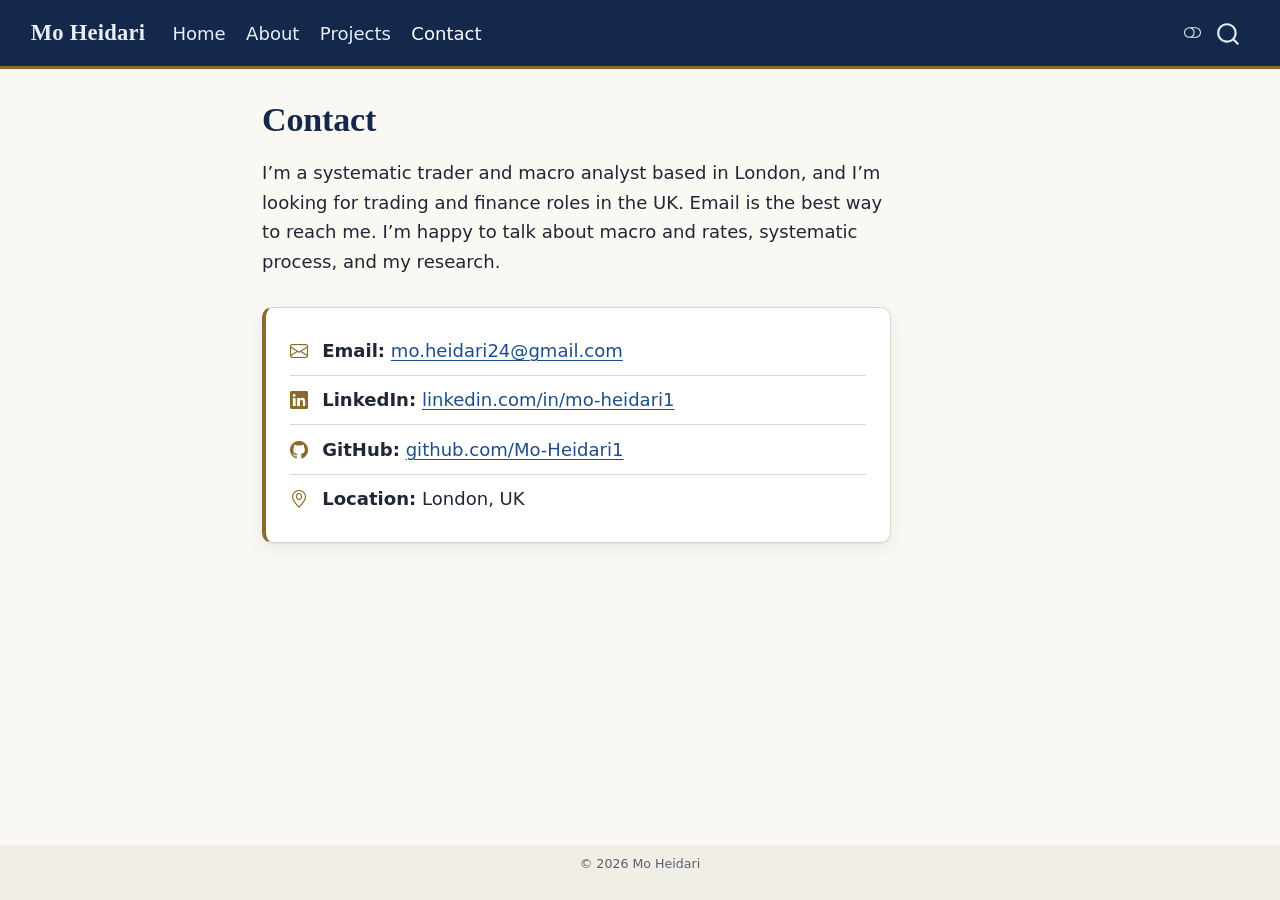
<file: docs/contact.html>
<!DOCTYPE html>
<html xmlns="http://www.w3.org/1999/xhtml" lang="en" xml:lang="en"><head>

<meta charset="utf-8">
<meta name="generator" content="quarto-1.10.19">

<meta name="viewport" content="width=device-width, initial-scale=1.0, user-scalable=yes">


<title>Contact – Mo Heidari</title>
<style>
/* Default styles provided by pandoc.
** See https://pandoc.org/MANUAL.html#variables-for-html for config info.
*/
span.smallcaps{font-variant: small-caps;}
div.columns{display: flex; gap: 1.5em;}
div.column{flex: auto;}
@media screen {
div.columns{gap: min(4vw, 1.5em);}
div.column{overflow-x: auto;}
}
div.hanging-indent{margin-left: 1.5em; text-indent: -1.5em;}
ul.task-list{list-style: none;}
ul.task-list li input[type="checkbox"] {
  width: 0.8em;
  margin: 0 0.8em 0.2em -1em; /* quarto-specific, see https://github.com/quarto-dev/quarto-cli/issues/4556 */ 
  vertical-align: middle;
}
</style>


<script src="site_libs/quarto-nav/quarto-nav.js"></script>
<script src="site_libs/quarto-nav/headroom.min.js"></script>
<script src="site_libs/clipboard/clipboard.min.js"></script>
<script src="site_libs/quarto-search/autocomplete.umd.js"></script>
<script src="site_libs/quarto-search/fuse.min.js"></script>
<script src="site_libs/quarto-search/quarto-search.js"></script>
<meta name="quarto:offset" content="./">
<script src="site_libs/quarto-html/quarto.js" type="module"></script>
<script src="site_libs/quarto-html/tabsets/tabsets.js" type="module"></script>
<script src="site_libs/quarto-html/popper.min.js"></script>
<script src="site_libs/quarto-html/tippy.umd.min.js"></script>
<script src="site_libs/quarto-html/anchor.min.js"></script>
<link href="site_libs/quarto-html/tippy.css" rel="stylesheet">
<link href="site_libs/quarto-html/quarto-syntax-highlighting-bf27225e3a48a9273f3daa8f8e829971.css" rel="stylesheet" class="quarto-color-scheme" id="quarto-text-highlighting-styles">
<link href="site_libs/quarto-html/quarto-syntax-highlighting-dark-b626d73c4c936ccc3cb08be7d45d1df6.css" rel="stylesheet" class="quarto-color-scheme quarto-color-alternate" id="quarto-text-highlighting-styles">
<link href="site_libs/quarto-html/quarto-syntax-highlighting-bf27225e3a48a9273f3daa8f8e829971.css" rel="stylesheet" class="quarto-color-scheme-extra" id="quarto-text-highlighting-styles">
<script src="site_libs/bootstrap/bootstrap.min.js"></script>
<link href="site_libs/bootstrap/bootstrap-icons.css" rel="stylesheet">
<link href="site_libs/bootstrap/bootstrap-9c044c44a8b9b721d94696e1df5fcb44.min.css" rel="stylesheet" append-hash="true" class="quarto-color-scheme" id="quarto-bootstrap" data-mode="light">
<link href="site_libs/bootstrap/bootstrap-dark-d1826fb27ae8440381ef9e51980d3b26.min.css" rel="stylesheet" append-hash="true" class="quarto-color-scheme quarto-color-alternate" id="quarto-bootstrap" data-mode="dark">
<link href="site_libs/bootstrap/bootstrap-9c044c44a8b9b721d94696e1df5fcb44.min.css" rel="stylesheet" append-hash="true" class="quarto-color-scheme-extra" id="quarto-bootstrap" data-mode="light">
<script id="quarto-search-options" type="application/json">{
  "location": "navbar",
  "copy-button": false,
  "collapse-after": 3,
  "panel-placement": "end",
  "type": "overlay",
  "limit": 50,
  "keyboard-shortcut": [
    "f",
    "/",
    "s"
  ],
  "show-item-context": false,
  "language": {
    "search-no-results-text": "No results",
    "search-matching-documents-text": "matching documents",
    "search-copy-link-title": "Copy link to search",
    "search-hide-matches-text": "Hide additional matches",
    "search-more-match-text": "more match in this document",
    "search-more-matches-text": "more matches in this document",
    "search-clear-button-title": "Clear",
    "search-text-placeholder": "",
    "search-detached-cancel-button-title": "Cancel",
    "search-submit-button-title": "Submit",
    "search-label": "Search"
  }
}</script>
<meta name="description" content="Systematic trader and macro analyst based in London. Experience, projects and contact details.">


<meta property="og:title" content="Contact – Mo Heidari">
<meta property="og:description" content="Systematic trader and macro analyst based in London. Experience, projects and contact details.">
<meta property="og:image" content="https://moheidari.com/images/mo-heidari-portrait.jpg">
<meta property="og:site_name" content="Mo Heidari">
<meta property="og:image:alt" content="Portrait of Mo Heidari">
<meta name="twitter:title" content="Contact – Mo Heidari">
<meta name="twitter:description" content="Systematic trader and macro analyst based in London. Experience, projects and contact details.">
<meta name="twitter:image" content="https://moheidari.com/images/mo-heidari-portrait.jpg">
<meta name="twitter:image:alt" content="Portrait of Mo Heidari">
<meta name="twitter:card" content="summary">
</head>

<body class="nav-fixed page-contact fullcontent quarto-light"><script id="quarto-html-before-body" type="application/javascript">
    const toggleBodyColorMode = (bsSheetEl) => {
      const mode = bsSheetEl.getAttribute("data-mode");
      const bodyEl = window.document.querySelector("body");
      if (mode === "dark") {
        bodyEl.classList.add("quarto-dark");
        bodyEl.classList.remove("quarto-light");
      } else {
        bodyEl.classList.add("quarto-light");
        bodyEl.classList.remove("quarto-dark");
      }
    }
    const toggleBodyColorPrimary = () => {
      const bsSheetEl = window.document.querySelector("link#quarto-bootstrap:not([rel=disabled-stylesheet])");
      if (bsSheetEl) {
        toggleBodyColorMode(bsSheetEl);
      }
    }
    const setColorSchemeToggle = (alternate) => {
      const toggles = window.document.querySelectorAll('.quarto-color-scheme-toggle');
      for (let i=0; i < toggles.length; i++) {
        const toggle = toggles[i];
        if (toggle) {
          if (alternate) {
            toggle.classList.add("alternate");
          } else {
            toggle.classList.remove("alternate");
          }
        }
      }
    };
    const toggleColorMode = (alternate) => {
      // Switch the stylesheets
      const primaryStylesheets = window.document.querySelectorAll('link.quarto-color-scheme:not(.quarto-color-alternate)');
      const alternateStylesheets = window.document.querySelectorAll('link.quarto-color-scheme.quarto-color-alternate');
      manageTransitions('#quarto-margin-sidebar .nav-link', false);
      if (alternate) {
        // note: dark is layered on light, we don't disable primary!
        enableStylesheet(alternateStylesheets);
        for (const sheetNode of alternateStylesheets) {
          if (sheetNode.id === "quarto-bootstrap") {
            toggleBodyColorMode(sheetNode);
          }
        }
      } else {
        disableStylesheet(alternateStylesheets);
        enableStylesheet(primaryStylesheets)
        toggleBodyColorPrimary();
      }
      manageTransitions('#quarto-margin-sidebar .nav-link', true);
      // Switch the toggles
      setColorSchemeToggle(alternate)
      // Hack to workaround the fact that safari doesn't
      // properly recolor the scrollbar when toggling (#1455)
      if (navigator.userAgent.indexOf('Safari') > 0 && navigator.userAgent.indexOf('Chrome') == -1) {
        manageTransitions("body", false);
        window.scrollTo(0, 1);
        setTimeout(() => {
          window.scrollTo(0, 0);
          manageTransitions("body", true);
        }, 40);
      }
    }
    const disableStylesheet = (stylesheets) => {
      for (let i=0; i < stylesheets.length; i++) {
        const stylesheet = stylesheets[i];
        stylesheet.rel = 'disabled-stylesheet';
      }
    }
    const enableStylesheet = (stylesheets) => {
      for (let i=0; i < stylesheets.length; i++) {
        const stylesheet = stylesheets[i];
        if(stylesheet.rel !== 'stylesheet') { // for Chrome, which will still FOUC without this check
          stylesheet.rel = 'stylesheet';
        }
      }
    }
    const manageTransitions = (selector, allowTransitions) => {
      const els = window.document.querySelectorAll(selector);
      for (let i=0; i < els.length; i++) {
        const el = els[i];
        if (allowTransitions) {
          el.classList.remove('notransition');
        } else {
          el.classList.add('notransition');
        }
      }
    }
    const isFileUrl = () => {
      return window.location.protocol === 'file:';
    }
    const hasAlternateSentinel = () => {
      let styleSentinel = getColorSchemeSentinel();
      if (styleSentinel !== null) {
        return styleSentinel === "alternate";
      } else {
        return false;
      }
    }
    const setStyleSentinel = (alternate) => {
      const value = alternate ? "alternate" : "default";
      if (!isFileUrl()) {
        window.localStorage.setItem("quarto-color-scheme", value);
      } else {
        localAlternateSentinel = value;
      }
    }
    const getColorSchemeSentinel = () => {
      if (!isFileUrl()) {
        const storageValue = window.localStorage.getItem("quarto-color-scheme");
        return storageValue != null ? storageValue : localAlternateSentinel;
      } else {
        return localAlternateSentinel;
      }
    }
    const toggleGiscusIfUsed = (isAlternate, darkModeDefault) => {
      const baseTheme = document.querySelector('#giscus-base-theme')?.value ?? 'light';
      const alternateTheme = document.querySelector('#giscus-alt-theme')?.value ?? 'dark';
      let newTheme = '';
      if(authorPrefersDark) {
        newTheme = isAlternate ? baseTheme : alternateTheme;
      } else {
        newTheme = isAlternate ? alternateTheme : baseTheme;
      }
      const changeGiscusTheme = () => {
        // From: https://github.com/giscus/giscus/issues/336
        const sendMessage = (message) => {
          const iframe = document.querySelector('iframe.giscus-frame');
          if (!iframe) return;
          iframe.contentWindow.postMessage({ giscus: message }, 'https://giscus.app');
        }
        sendMessage({
          setConfig: {
            theme: newTheme
          }
        });
      }
      const isGiscussLoaded = window.document.querySelector('iframe.giscus-frame') !== null;
      if (isGiscussLoaded) {
        changeGiscusTheme();
      }
    };
    const authorPrefersDark = false;
    const queryPrefersDark = window.matchMedia('(prefers-color-scheme: dark)');
    const darkModeDefault = queryPrefersDark.matches;
      document.querySelector('link#quarto-text-highlighting-styles.quarto-color-scheme-extra').rel = 'disabled-stylesheet';
      document.querySelector('link#quarto-bootstrap.quarto-color-scheme-extra').rel = 'disabled-stylesheet';
    let localAlternateSentinel = darkModeDefault ? 'alternate' : 'default';
    // Dark / light mode switch
    window.quartoToggleColorScheme = () => {
      // Read the current dark / light value
      let toAlternate = !hasAlternateSentinel();
      toggleColorMode(toAlternate);
      setStyleSentinel(toAlternate);
      toggleGiscusIfUsed(toAlternate, darkModeDefault);
      window.dispatchEvent(new Event('resize'));
    };
    queryPrefersDark.addEventListener("change", e => {
      if(window.localStorage.getItem("quarto-color-scheme") !== null)
        return;
      const alternate = e.matches
      toggleColorMode(alternate);
      localAlternateSentinel = e.matches ? 'alternate' : 'default'; // this is used alongside local storage!
      toggleGiscusIfUsed(alternate, darkModeDefault);
    });
    // Switch to dark mode if need be
    if (hasAlternateSentinel()) {
      toggleColorMode(true);
    } else {
      toggleColorMode(false);
    }
  </script>

<div id="quarto-search-results"></div>
  <header id="quarto-header" class="headroom fixed-top">
    <nav class="navbar navbar-expand-lg " data-bs-theme="dark">
      <div class="navbar-container container-fluid">
      <div class="navbar-brand-container mx-auto">
    <a class="navbar-brand" href="./index.html">
    <span class="navbar-title">Mo Heidari</span>
    </a>
  </div>
            <div id="quarto-search" class="" title="Search"></div>
          <button class="navbar-toggler" type="button" data-bs-toggle="collapse" data-bs-target="#navbarCollapse" aria-controls="navbarCollapse" role="menu" aria-expanded="false" aria-label="Toggle navigation" onclick="if (window.quartoToggleHeadroom) { window.quartoToggleHeadroom(); }">
  <span class="navbar-toggler-icon"></span>
</button>
          <div class="collapse navbar-collapse" id="navbarCollapse">
            <ul class="navbar-nav navbar-nav-scroll me-auto">
  <li class="nav-item">
    <a class="nav-link" href="./index.html"> 
<span class="menu-text">Home</span></a>
  </li>  
  <li class="nav-item">
    <a class="nav-link" href="./about.html"> 
<span class="menu-text">About</span></a>
  </li>  
  <li class="nav-item">
    <a class="nav-link" href="./projects.html"> 
<span class="menu-text">Projects</span></a>
  </li>  
  <li class="nav-item">
    <a class="nav-link active" href="./contact.html" aria-current="page"> 
<span class="menu-text">Contact</span></a>
  </li>  
</ul>
          </div> <!-- /navcollapse -->
            <div class="quarto-navbar-tools">
  <a href="" class="quarto-color-scheme-toggle quarto-navigation-tool  px-1" onclick="window.quartoToggleColorScheme(); return false;" title="Toggle dark mode"><i class="bi"></i></a>
</div>
      </div> <!-- /container-fluid -->
    </nav>
</header>
<!-- content -->
<div id="quarto-content" class="quarto-container page-columns page-rows-contents page-layout-article page-navbar">
<!-- sidebar -->
<!-- margin-sidebar -->
    
<!-- main -->
<main class="content" id="quarto-document-content">


<header id="title-block-header" class="quarto-title-block default">
<div class="quarto-title">
<h1 class="title">Contact</h1>
</div>



<div class="quarto-title-meta">

    
  
    
  </div>
  


</header>


<p>I’m a systematic trader and macro analyst based in London, and I’m looking for trading and finance roles in the UK. Email is the best way to reach me. I’m happy to talk about macro and rates, systematic process, and my research.</p>
<div class="contact-card">
<ul>
<li><i class="bi bi-envelope" aria-hidden="true"></i> <strong>Email:</strong> <a href="mailto:mo.heidari24@gmail.com">mo.heidari24@gmail.com</a></li>
<li><i class="bi bi-linkedin" aria-hidden="true"></i> <strong>LinkedIn:</strong> <a href="https://www.linkedin.com/in/mo-heidari1">linkedin.com/in/mo-heidari1</a></li>
<li><i class="bi bi-github" aria-hidden="true"></i> <strong>GitHub:</strong> <a href="https://github.com/Mo-Heidari1">github.com/Mo-Heidari1</a></li>
<li><i class="bi bi-geo-alt" aria-hidden="true"></i> <strong>Location:</strong> London, UK</li>
</ul>
</div>



</main> <!-- /main -->
<script id="quarto-html-after-body" type="application/javascript">
  window.document.addEventListener("DOMContentLoaded", function (event) {
    // Ensure there is a toggle, if there isn't float one in the top right
    if (window.document.querySelector('.quarto-color-scheme-toggle') === null) {
      const a = window.document.createElement('a');
      a.classList.add('top-right');
      a.classList.add('quarto-color-scheme-toggle');
      a.href = "";
      a.onclick = function() { try { window.quartoToggleColorScheme(); } catch {} return false; };
      const i = window.document.createElement("i");
      i.classList.add('bi');
      a.appendChild(i);
      window.document.body.appendChild(a);
    }
    setColorSchemeToggle(hasAlternateSentinel())
    const icon = "";
    const anchorJS = new window.AnchorJS();
    anchorJS.options = {
      placement: 'right',
      icon: icon
    };
    anchorJS.add('.anchored');
    const isCodeAnnotation = (el) => {
      for (const clz of el.classList) {
        if (clz.startsWith('code-annotation-')) {                     
          return true;
        }
      }
      return false;
    }
    const onCopySuccess = function(e) {
      // button target
      const button = e.trigger;
      // don't keep focus
      button.blur();
      // flash "checked"
      button.classList.add('code-copy-button-checked');
      var currentTitle = button.getAttribute("title");
      button.setAttribute("title", "Copied!");
      let tooltip;
      if (window.bootstrap) {
        button.setAttribute("data-bs-toggle", "tooltip");
        button.setAttribute("data-bs-placement", "left");
        button.setAttribute("data-bs-title", "Copied!");
        tooltip = new bootstrap.Tooltip(button, 
          { trigger: "manual", 
            customClass: "code-copy-button-tooltip",
            offset: [0, -8]});
        tooltip.show();    
      }
      setTimeout(function() {
        if (tooltip) {
          tooltip.hide();
          button.removeAttribute("data-bs-title");
          button.removeAttribute("data-bs-toggle");
          button.removeAttribute("data-bs-placement");
        }
        button.setAttribute("title", currentTitle);
        button.classList.remove('code-copy-button-checked');
      }, 1000);
      // clear code selection
      e.clearSelection();
    }
    const getTextToCopy = function(trigger) {
      const outerScaffold = trigger.parentElement.cloneNode(true);
      const codeEl = outerScaffold.querySelector('code');
      for (const childEl of codeEl.children) {
        if (isCodeAnnotation(childEl)) {
          childEl.remove();
        }
      }
      return codeEl.innerText;
    }
    const clipboard = new window.ClipboardJS('.code-copy-button:not([data-in-quarto-modal])', {
      text: getTextToCopy
    });
    clipboard.on('success', onCopySuccess);
    if (window.document.getElementById('quarto-embedded-source-code-modal')) {
      const clipboardModal = new window.ClipboardJS('.code-copy-button[data-in-quarto-modal]', {
        text: getTextToCopy,
        container: window.document.getElementById('quarto-embedded-source-code-modal')
      });
      clipboardModal.on('success', onCopySuccess);
    }
      var localhostRegex = new RegExp(/^(?:http|https):\/\/localhost\:?[0-9]*\//);
      var mailtoRegex = new RegExp(/^mailto:/);
        var filterRegex = new RegExp("https:\/\/moheidari\.com");
      var isInternal = (href) => {
          return filterRegex.test(href) || localhostRegex.test(href) || mailtoRegex.test(href);
      }
      // Inspect non-navigation links and adorn them if external
     var links = window.document.querySelectorAll('a[href]:not(.nav-link):not(.navbar-brand):not(.toc-action):not(.sidebar-link):not(.sidebar-item-toggle):not(.pagination-link):not(.no-external):not([aria-hidden]):not(.dropdown-item):not(.quarto-navigation-tool):not(.about-link)');
      for (var i=0; i<links.length; i++) {
        const link = links[i];
        if (!isInternal(link.href)) {
          // undo the damage that might have been done by quarto-nav.js in the case of
          // links that we want to consider external
          if (link.dataset.originalHref !== undefined) {
            link.href = link.dataset.originalHref;
          }
        }
      }
    function tippyHover(el, contentFn, onTriggerFn, onUntriggerFn) {
      const config = {
        allowHTML: true,
        maxWidth: 500,
        delay: 100,
        arrow: false,
        appendTo: function(el) {
            return el.parentElement;
        },
        interactive: true,
        interactiveBorder: 10,
        theme: 'quarto',
        placement: 'bottom-start',
      };
      if (contentFn) {
        config.content = contentFn;
      }
      if (onTriggerFn) {
        config.onTrigger = onTriggerFn;
      }
      if (onUntriggerFn) {
        config.onUntrigger = onUntriggerFn;
      }
      window.tippy(el, config); 
    }
    const noterefs = window.document.querySelectorAll('a[role="doc-noteref"]');
    for (var i=0; i<noterefs.length; i++) {
      const ref = noterefs[i];
      tippyHover(ref, function() {
        // use id or data attribute instead here
        let href = ref.getAttribute('data-footnote-href') || ref.getAttribute('href');
        try { href = new URL(href).hash; } catch {}
        const id = href.replace(/^#\/?/, "");
        const note = window.document.getElementById(id);
        if (note) {
          return note.innerHTML;
        } else {
          return "";
        }
      });
    }
    const xrefs = window.document.querySelectorAll('a.quarto-xref');
    const processXRef = (id, note) => {
      // Strip column container classes
      const stripColumnClz = (el) => {
        el.classList.remove("page-full", "page-columns");
        if (el.children) {
          for (const child of el.children) {
            stripColumnClz(child);
          }
        }
      }
      stripColumnClz(note)
      if (id === null || id.startsWith('sec-')) {
        // Special case sections, only their first couple elements
        const container = document.createElement("div");
        if (note.children && note.children.length > 2) {
          container.appendChild(note.children[0].cloneNode(true));
          for (let i = 1; i < note.children.length; i++) {
            const child = note.children[i];
            if (child.tagName === "P" && child.innerText === "") {
              continue;
            } else {
              container.appendChild(child.cloneNode(true));
              break;
            }
          }
          if (window.Quarto?.typesetMath) {
            window.Quarto.typesetMath(container);
          }
          return container.innerHTML
        } else {
          if (window.Quarto?.typesetMath) {
            window.Quarto.typesetMath(note);
          }
          return note.innerHTML;
        }
      } else {
        // Remove any anchor links if they are present
        const anchorLink = note.querySelector('a.anchorjs-link');
        if (anchorLink) {
          anchorLink.remove();
        }
        if (window.Quarto?.typesetMath) {
          window.Quarto.typesetMath(note);
        }
        if (note.classList.contains("callout")) {
          return note.outerHTML;
        } else {
          return note.innerHTML;
        }
      }
    }
    for (var i=0; i<xrefs.length; i++) {
      const xref = xrefs[i];
      tippyHover(xref, undefined, function(instance) {
        instance.disable();
        let url = xref.getAttribute('href');
        let hash = undefined; 
        if (url.startsWith('#')) {
          hash = url;
        } else {
          try { hash = new URL(url).hash; } catch {}
        }
        if (hash) {
          const id = hash.replace(/^#\/?/, "");
          const note = window.document.getElementById(id);
          if (note !== null) {
            try {
              const html = processXRef(id, note.cloneNode(true));
              instance.setContent(html);
            } finally {
              instance.enable();
              instance.show();
            }
          } else {
            // See if we can fetch this
            fetch(url.split('#')[0])
            .then(res => res.text())
            .then(html => {
              const parser = new DOMParser();
              const htmlDoc = parser.parseFromString(html, "text/html");
              const note = htmlDoc.getElementById(id);
              if (note !== null) {
                const html = processXRef(id, note);
                instance.setContent(html);
              } 
            }).finally(() => {
              instance.enable();
              instance.show();
            });
          }
        } else {
          // See if we can fetch a full url (with no hash to target)
          // This is a special case and we should probably do some content thinning / targeting
          fetch(url)
          .then(res => res.text())
          .then(html => {
            const parser = new DOMParser();
            const htmlDoc = parser.parseFromString(html, "text/html");
            const note = htmlDoc.querySelector('main.content');
            if (note !== null) {
              // This should only happen for chapter cross references
              // (since there is no id in the URL)
              // remove the first header
              if (note.children.length > 0 && note.children[0].tagName === "HEADER") {
                note.children[0].remove();
              }
              const html = processXRef(null, note);
              instance.setContent(html);
            } 
          }).finally(() => {
            instance.enable();
            instance.show();
          });
        }
      }, function(instance) {
      });
    }
        let selectedAnnoteEl;
        const selectorForAnnotation = ( cell, annotation) => {
          let cellAttr = 'data-code-cell="' + cell + '"';
          let lineAttr = 'data-code-annotation="' +  annotation + '"';
          const selector = 'span[' + cellAttr + '][' + lineAttr + ']';
          return selector;
        }
        const selectCodeLines = (annoteEl) => {
          const doc = window.document;
          const targetCell = annoteEl.getAttribute("data-target-cell");
          const targetAnnotation = annoteEl.getAttribute("data-target-annotation");
          const annoteSpan = window.document.querySelector(selectorForAnnotation(targetCell, targetAnnotation));
          const lines = annoteSpan.getAttribute("data-code-lines").split(",");
          const lineIds = lines.map((line) => {
            return targetCell + "-" + line;
          })
          let top = null;
          let height = null;
          let parent = null;
          if (lineIds.length > 0) {
              //compute the position of the single el (top and bottom and make a div)
              const el = window.document.getElementById(lineIds[0]);
              top = el.offsetTop;
              height = el.offsetHeight;
              parent = el.parentElement.parentElement;
            if (lineIds.length > 1) {
              const lastEl = window.document.getElementById(lineIds[lineIds.length - 1]);
              const bottom = lastEl.offsetTop + lastEl.offsetHeight;
              height = bottom - top;
            }
            if (top !== null && height !== null && parent !== null) {
              // cook up a div (if necessary) and position it 
              let div = window.document.getElementById("code-annotation-line-highlight");
              if (div === null) {
                div = window.document.createElement("div");
                div.setAttribute("id", "code-annotation-line-highlight");
                div.style.position = 'absolute';
                parent.appendChild(div);
              }
              div.style.top = top - 2 + "px";
              div.style.height = height + 4 + "px";
              div.style.left = 0;
              let gutterDiv = window.document.getElementById("code-annotation-line-highlight-gutter");
              if (gutterDiv === null) {
                gutterDiv = window.document.createElement("div");
                gutterDiv.setAttribute("id", "code-annotation-line-highlight-gutter");
                gutterDiv.style.position = 'absolute';
                const codeCell = window.document.getElementById(targetCell);
                const gutter = codeCell.querySelector('.code-annotation-gutter');
                gutter.appendChild(gutterDiv);
              }
              gutterDiv.style.top = top - 2 + "px";
              gutterDiv.style.height = height + 4 + "px";
            }
            selectedAnnoteEl = annoteEl;
          }
        };
        const unselectCodeLines = () => {
          const elementsIds = ["code-annotation-line-highlight", "code-annotation-line-highlight-gutter"];
          elementsIds.forEach((elId) => {
            const div = window.document.getElementById(elId);
            if (div) {
              div.remove();
            }
          });
          selectedAnnoteEl = undefined;
        };
          // Handle positioning of the toggle
      window.addEventListener(
        "resize",
        throttle(() => {
          elRect = undefined;
          if (selectedAnnoteEl) {
            selectCodeLines(selectedAnnoteEl);
          }
        }, 10)
      );
      function throttle(fn, ms) {
      let throttle = false;
      let timer;
        return (...args) => {
          if(!throttle) { // first call gets through
              fn.apply(this, args);
              throttle = true;
          } else { // all the others get throttled
              if(timer) clearTimeout(timer); // cancel #2
              timer = setTimeout(() => {
                fn.apply(this, args);
                timer = throttle = false;
              }, ms);
          }
        };
      }
        // Attach click handler to the DT
        const annoteDls = window.document.querySelectorAll('dt[data-target-cell]');
        for (const annoteDlNode of annoteDls) {
          annoteDlNode.addEventListener('click', (event) => {
            const clickedEl = event.target;
            if (clickedEl !== selectedAnnoteEl) {
              unselectCodeLines();
              const activeEl = window.document.querySelector('dt[data-target-cell].code-annotation-active');
              if (activeEl) {
                activeEl.classList.remove('code-annotation-active');
              }
              selectCodeLines(clickedEl);
              clickedEl.classList.add('code-annotation-active');
            } else {
              // Unselect the line
              unselectCodeLines();
              clickedEl.classList.remove('code-annotation-active');
            }
          });
        }
    const findCites = (el) => {
      const parentEl = el.parentElement;
      if (parentEl) {
        const cites = parentEl.dataset.cites;
        if (cites) {
          return {
            el,
            cites: cites.split(' ')
          };
        } else {
          return findCites(el.parentElement)
        }
      } else {
        return undefined;
      }
    };
    var bibliorefs = window.document.querySelectorAll('a[role="doc-biblioref"]');
    for (var i=0; i<bibliorefs.length; i++) {
      const ref = bibliorefs[i];
      const citeInfo = findCites(ref);
      if (citeInfo) {
        tippyHover(citeInfo.el, function() {
          var popup = window.document.createElement('div');
          citeInfo.cites.forEach(function(cite) {
            var citeDiv = window.document.createElement('div');
            citeDiv.classList.add('hanging-indent');
            citeDiv.classList.add('csl-entry');
            var biblioDiv = window.document.getElementById('ref-' + cite);
            if (biblioDiv) {
              citeDiv.innerHTML = biblioDiv.innerHTML;
            }
            popup.appendChild(citeDiv);
          });
          return popup.innerHTML;
        });
      }
    }
  });
  </script>
</div> <!-- /content -->
<footer class="footer">
  <div class="nav-footer">
    <div class="nav-footer-left">
      &nbsp;
    </div>   
    <div class="nav-footer-center">
<p>© 2026 Mo Heidari</p>
</div>
    <div class="nav-footer-right">
      &nbsp;
    </div>
  </div>
</footer>




</body></html>
</file>
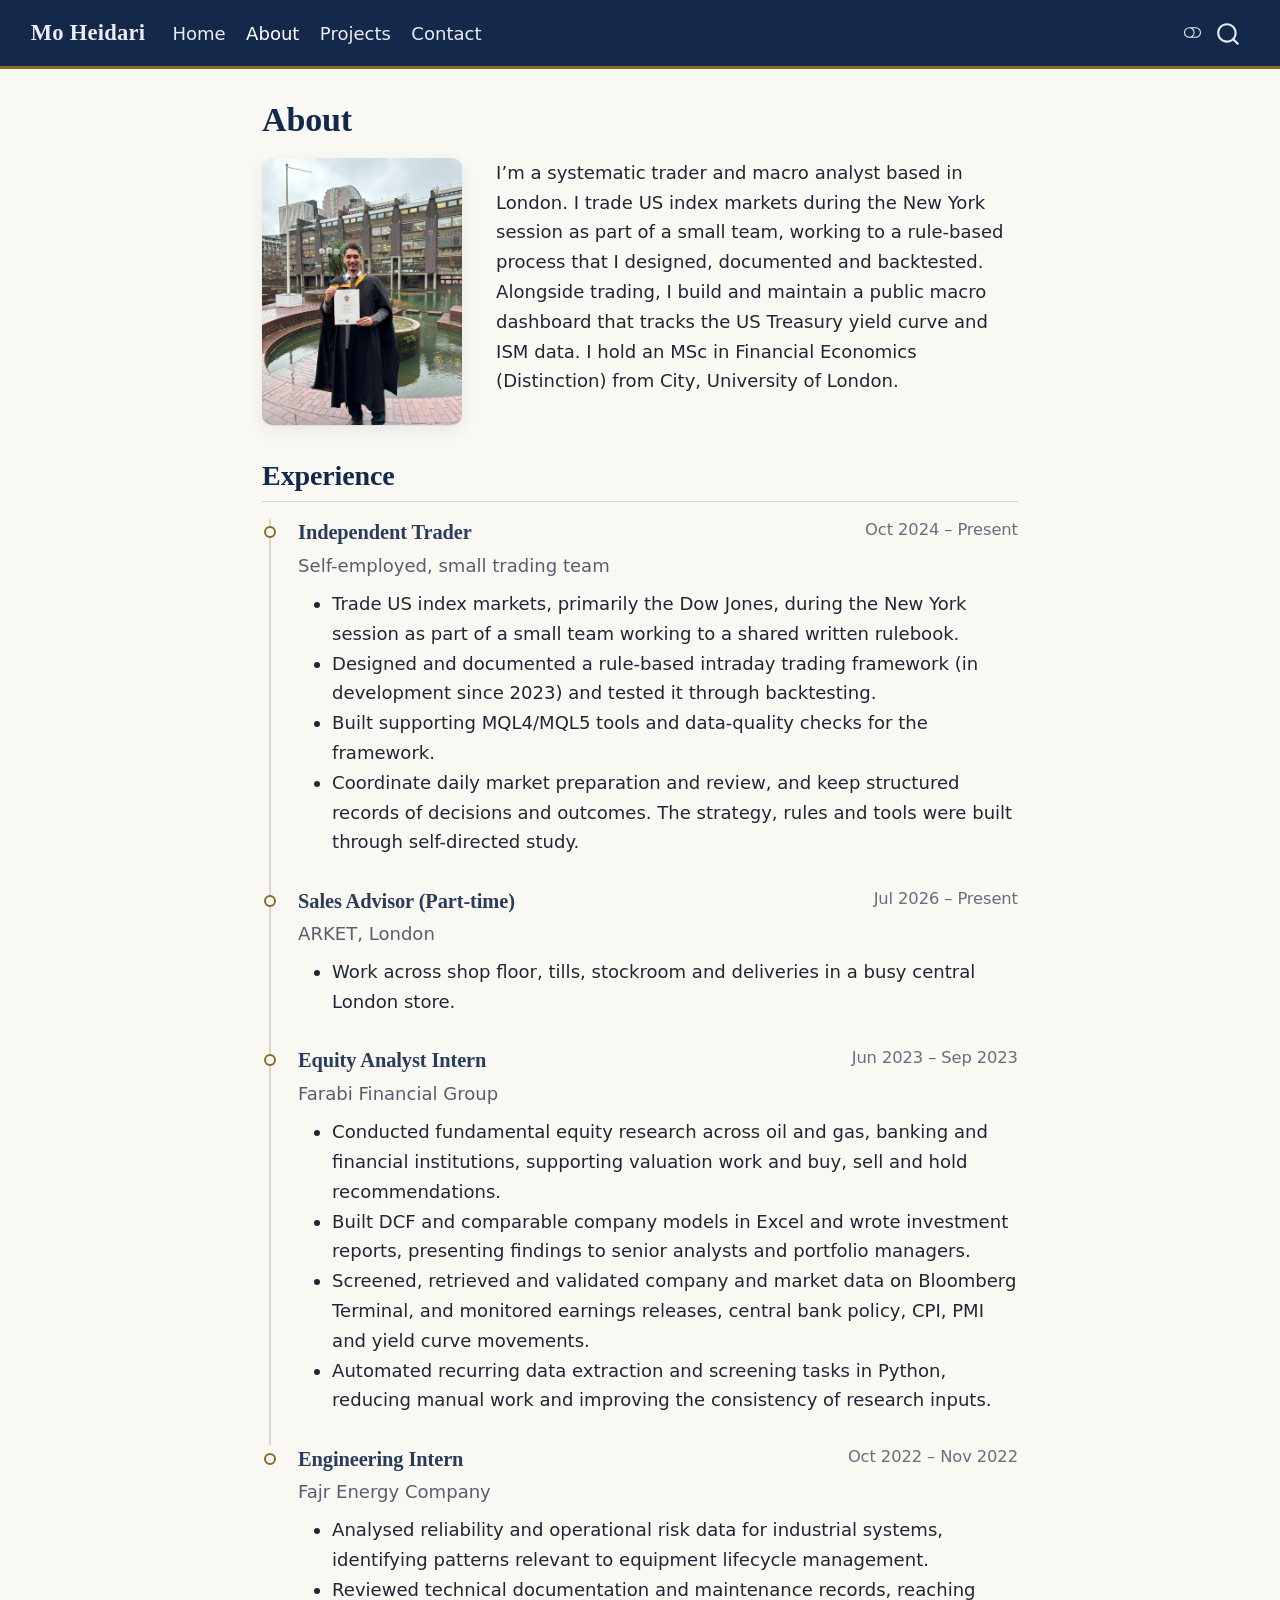
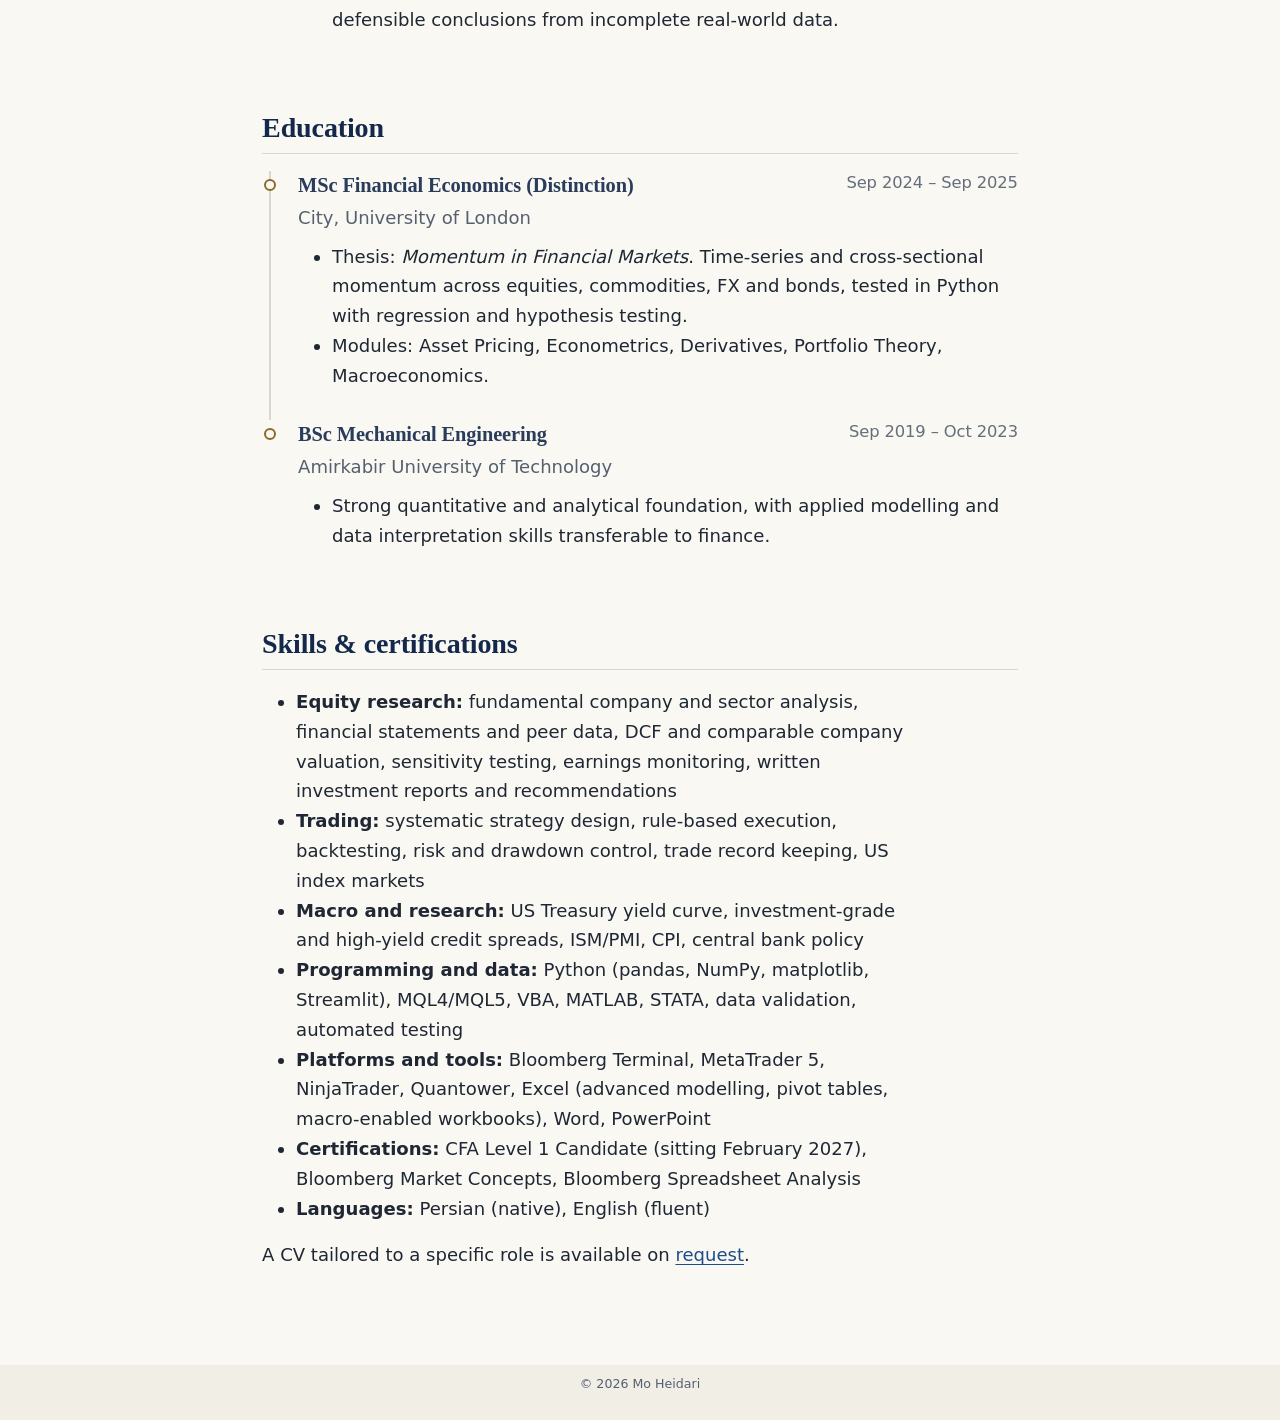
<file: docs/cv.html>
<html xmlns="http://www.w3.org/1999/xhtml">
<head>
  <title>Redirect</title>
  <script type="text/javascript">
    var redirects = {"":"about.html"};
    var hash = window.location.hash.startsWith('#') ? window.location.hash.slice(1) : window.location.hash;
    var redirect = redirects[hash] || redirects[""] || "/";
    window.document.title = 'Redirect to  ' +  redirect;
    if (!redirects[hash]) {
      redirect = redirect + window.location.hash;
    }
    redirect = redirect + window.location.search;
    window.location.replace(redirect);
  </script>
</head>
<body>
</body>
</html>
</file>
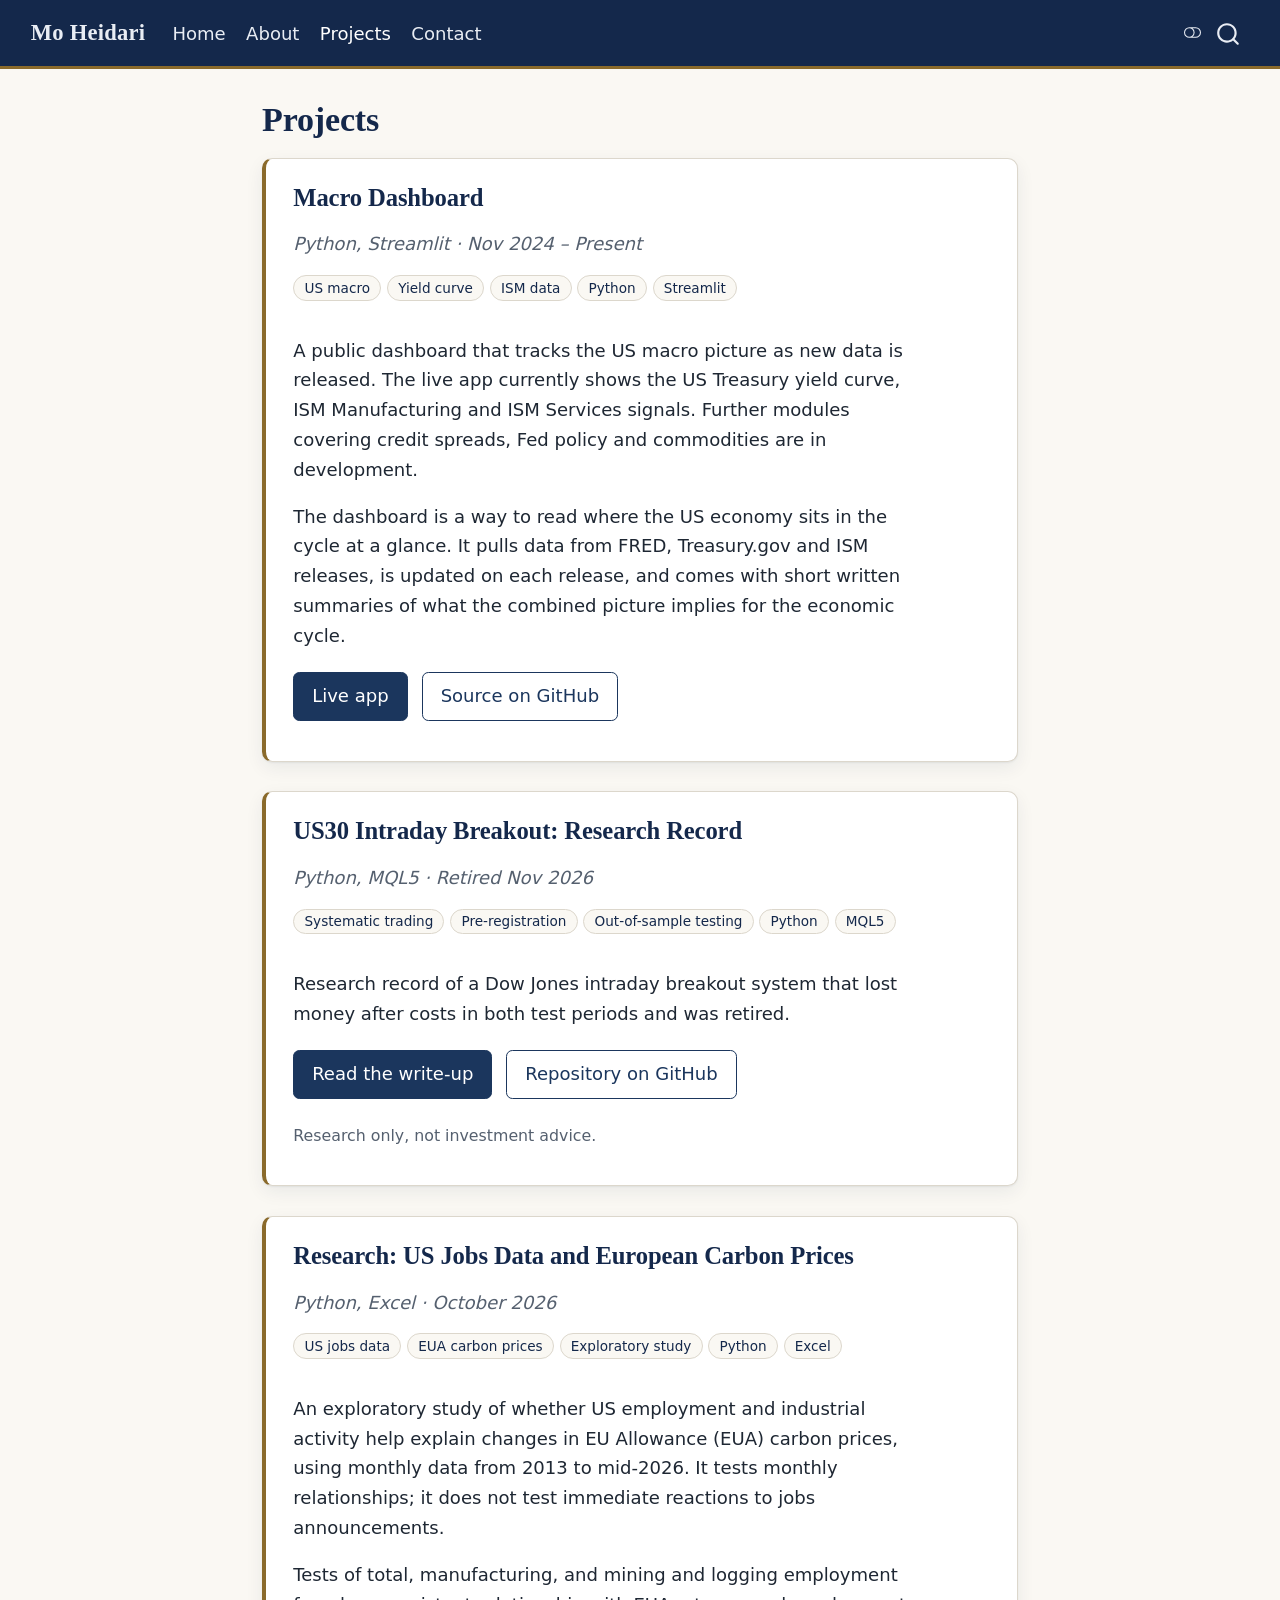
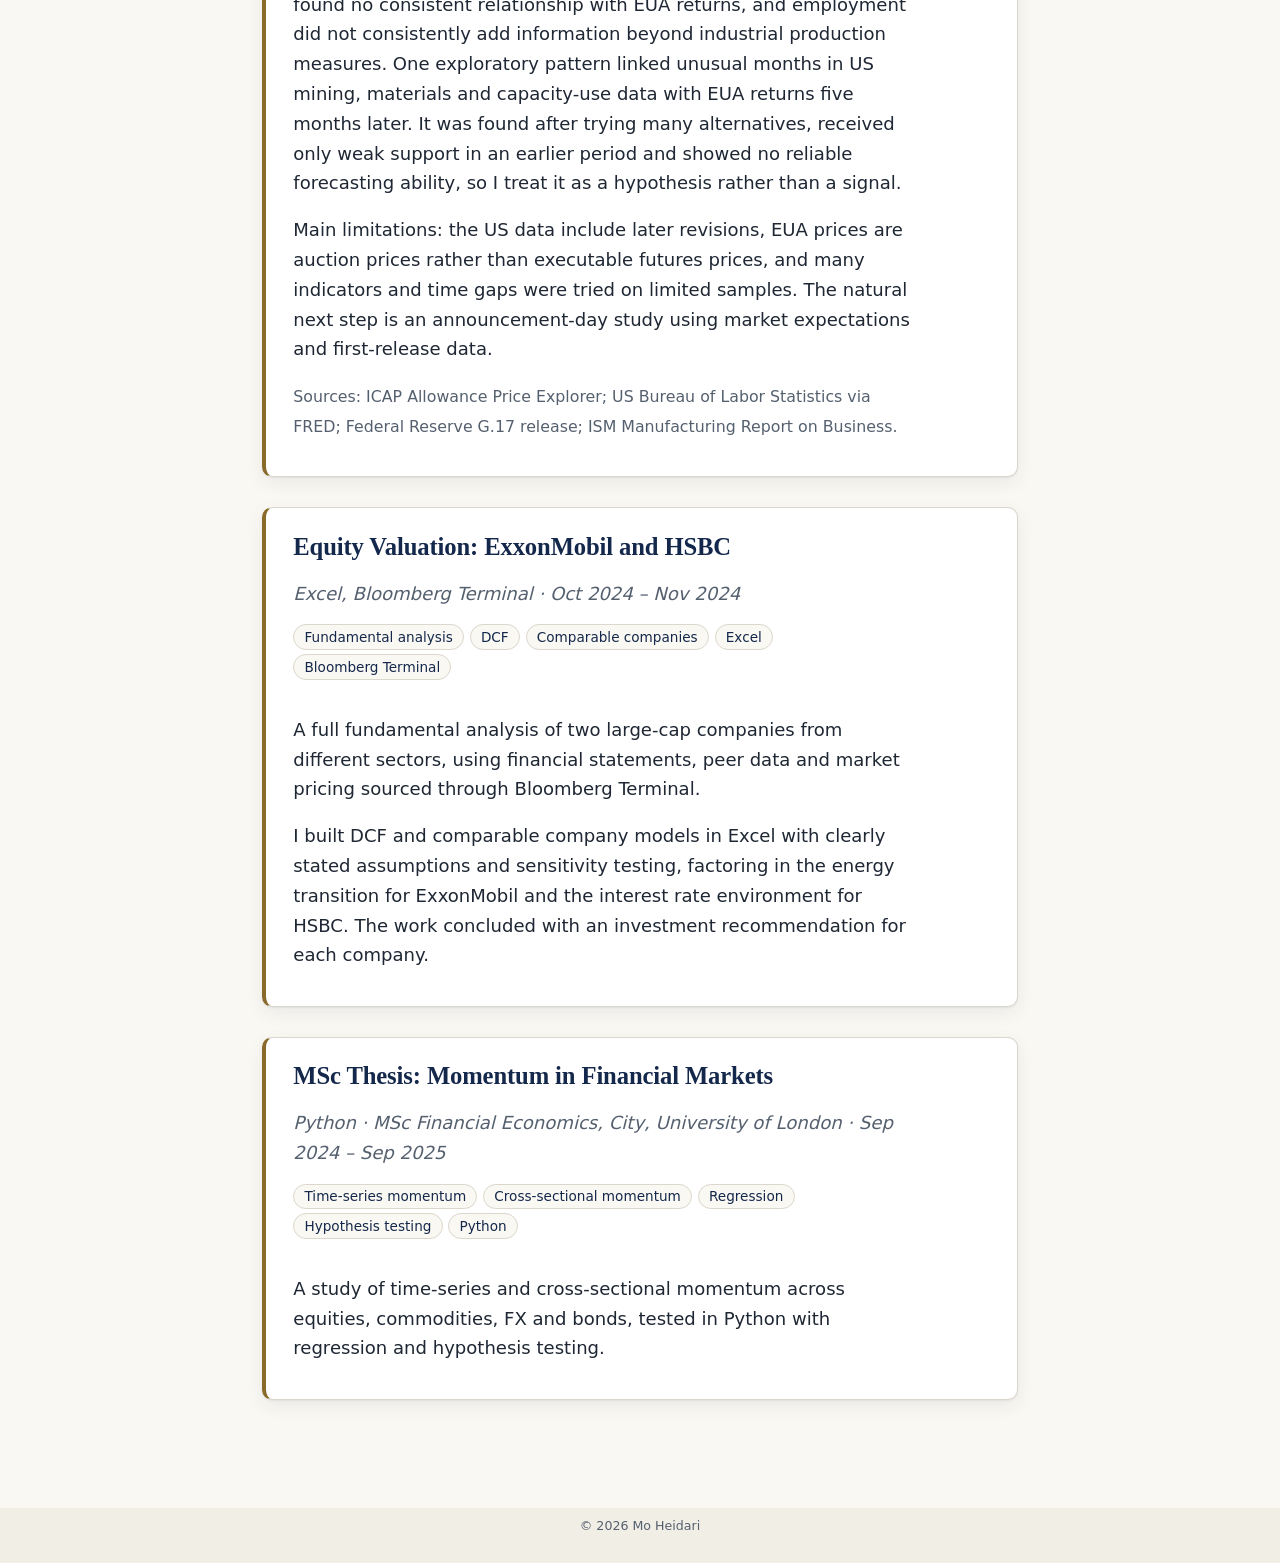
<file: docs/projects.html>
<!DOCTYPE html>
<html xmlns="http://www.w3.org/1999/xhtml" lang="en" xml:lang="en"><head>

<meta charset="utf-8">
<meta name="generator" content="quarto-1.10.19">

<meta name="viewport" content="width=device-width, initial-scale=1.0, user-scalable=yes">


<title>Projects – Mo Heidari</title>
<style>
/* Default styles provided by pandoc.
** See https://pandoc.org/MANUAL.html#variables-for-html for config info.
*/
span.smallcaps{font-variant: small-caps;}
div.columns{display: flex; gap: 1.5em;}
div.column{flex: auto;}
@media screen {
div.columns{gap: min(4vw, 1.5em);}
div.column{overflow-x: auto;}
}
div.hanging-indent{margin-left: 1.5em; text-indent: -1.5em;}
ul.task-list{list-style: none;}
ul.task-list li input[type="checkbox"] {
  width: 0.8em;
  margin: 0 0.8em 0.2em -1em; /* quarto-specific, see https://github.com/quarto-dev/quarto-cli/issues/4556 */ 
  vertical-align: middle;
}
</style>


<script src="site_libs/quarto-nav/quarto-nav.js"></script>
<script src="site_libs/quarto-nav/headroom.min.js"></script>
<script src="site_libs/clipboard/clipboard.min.js"></script>
<script src="site_libs/quarto-search/autocomplete.umd.js"></script>
<script src="site_libs/quarto-search/fuse.min.js"></script>
<script src="site_libs/quarto-search/quarto-search.js"></script>
<meta name="quarto:offset" content="./">
<script src="site_libs/quarto-html/quarto.js" type="module"></script>
<script src="site_libs/quarto-html/tabsets/tabsets.js" type="module"></script>
<script src="site_libs/quarto-html/popper.min.js"></script>
<script src="site_libs/quarto-html/tippy.umd.min.js"></script>
<script src="site_libs/quarto-html/anchor.min.js"></script>
<link href="site_libs/quarto-html/tippy.css" rel="stylesheet">
<link href="site_libs/quarto-html/quarto-syntax-highlighting-bf27225e3a48a9273f3daa8f8e829971.css" rel="stylesheet" class="quarto-color-scheme" id="quarto-text-highlighting-styles">
<link href="site_libs/quarto-html/quarto-syntax-highlighting-dark-b626d73c4c936ccc3cb08be7d45d1df6.css" rel="stylesheet" class="quarto-color-scheme quarto-color-alternate" id="quarto-text-highlighting-styles">
<link href="site_libs/quarto-html/quarto-syntax-highlighting-bf27225e3a48a9273f3daa8f8e829971.css" rel="stylesheet" class="quarto-color-scheme-extra" id="quarto-text-highlighting-styles">
<script src="site_libs/bootstrap/bootstrap.min.js"></script>
<link href="site_libs/bootstrap/bootstrap-icons.css" rel="stylesheet">
<link href="site_libs/bootstrap/bootstrap-9c044c44a8b9b721d94696e1df5fcb44.min.css" rel="stylesheet" append-hash="true" class="quarto-color-scheme" id="quarto-bootstrap" data-mode="light">
<link href="site_libs/bootstrap/bootstrap-dark-d1826fb27ae8440381ef9e51980d3b26.min.css" rel="stylesheet" append-hash="true" class="quarto-color-scheme quarto-color-alternate" id="quarto-bootstrap" data-mode="dark">
<link href="site_libs/bootstrap/bootstrap-9c044c44a8b9b721d94696e1df5fcb44.min.css" rel="stylesheet" append-hash="true" class="quarto-color-scheme-extra" id="quarto-bootstrap" data-mode="light">
<script id="quarto-search-options" type="application/json">{
  "location": "navbar",
  "copy-button": false,
  "collapse-after": 3,
  "panel-placement": "end",
  "type": "overlay",
  "limit": 50,
  "keyboard-shortcut": [
    "f",
    "/",
    "s"
  ],
  "show-item-context": false,
  "language": {
    "search-no-results-text": "No results",
    "search-matching-documents-text": "matching documents",
    "search-copy-link-title": "Copy link to search",
    "search-hide-matches-text": "Hide additional matches",
    "search-more-match-text": "more match in this document",
    "search-more-matches-text": "more matches in this document",
    "search-clear-button-title": "Clear",
    "search-text-placeholder": "",
    "search-detached-cancel-button-title": "Cancel",
    "search-submit-button-title": "Submit",
    "search-label": "Search"
  }
}</script>
<meta name="description" content="Systematic trader and macro analyst based in London. Experience, projects and contact details.">


<meta property="og:title" content="Projects – Mo Heidari">
<meta property="og:description" content="Systematic trader and macro analyst based in London. Experience, projects and contact details.">
<meta property="og:image" content="https://moheidari.com/images/mo-heidari-portrait.jpg">
<meta property="og:site_name" content="Mo Heidari">
<meta property="og:image:alt" content="Portrait of Mo Heidari">
<meta name="twitter:title" content="Projects – Mo Heidari">
<meta name="twitter:description" content="Systematic trader and macro analyst based in London. Experience, projects and contact details.">
<meta name="twitter:image" content="https://moheidari.com/images/mo-heidari-portrait.jpg">
<meta name="twitter:image:alt" content="Portrait of Mo Heidari">
<meta name="twitter:card" content="summary">
</head>

<body class="nav-fixed page-projects fullcontent quarto-light"><script id="quarto-html-before-body" type="application/javascript">
    const toggleBodyColorMode = (bsSheetEl) => {
      const mode = bsSheetEl.getAttribute("data-mode");
      const bodyEl = window.document.querySelector("body");
      if (mode === "dark") {
        bodyEl.classList.add("quarto-dark");
        bodyEl.classList.remove("quarto-light");
      } else {
        bodyEl.classList.add("quarto-light");
        bodyEl.classList.remove("quarto-dark");
      }
    }
    const toggleBodyColorPrimary = () => {
      const bsSheetEl = window.document.querySelector("link#quarto-bootstrap:not([rel=disabled-stylesheet])");
      if (bsSheetEl) {
        toggleBodyColorMode(bsSheetEl);
      }
    }
    const setColorSchemeToggle = (alternate) => {
      const toggles = window.document.querySelectorAll('.quarto-color-scheme-toggle');
      for (let i=0; i < toggles.length; i++) {
        const toggle = toggles[i];
        if (toggle) {
          if (alternate) {
            toggle.classList.add("alternate");
          } else {
            toggle.classList.remove("alternate");
          }
        }
      }
    };
    const toggleColorMode = (alternate) => {
      // Switch the stylesheets
      const primaryStylesheets = window.document.querySelectorAll('link.quarto-color-scheme:not(.quarto-color-alternate)');
      const alternateStylesheets = window.document.querySelectorAll('link.quarto-color-scheme.quarto-color-alternate');
      manageTransitions('#quarto-margin-sidebar .nav-link', false);
      if (alternate) {
        // note: dark is layered on light, we don't disable primary!
        enableStylesheet(alternateStylesheets);
        for (const sheetNode of alternateStylesheets) {
          if (sheetNode.id === "quarto-bootstrap") {
            toggleBodyColorMode(sheetNode);
          }
        }
      } else {
        disableStylesheet(alternateStylesheets);
        enableStylesheet(primaryStylesheets)
        toggleBodyColorPrimary();
      }
      manageTransitions('#quarto-margin-sidebar .nav-link', true);
      // Switch the toggles
      setColorSchemeToggle(alternate)
      // Hack to workaround the fact that safari doesn't
      // properly recolor the scrollbar when toggling (#1455)
      if (navigator.userAgent.indexOf('Safari') > 0 && navigator.userAgent.indexOf('Chrome') == -1) {
        manageTransitions("body", false);
        window.scrollTo(0, 1);
        setTimeout(() => {
          window.scrollTo(0, 0);
          manageTransitions("body", true);
        }, 40);
      }
    }
    const disableStylesheet = (stylesheets) => {
      for (let i=0; i < stylesheets.length; i++) {
        const stylesheet = stylesheets[i];
        stylesheet.rel = 'disabled-stylesheet';
      }
    }
    const enableStylesheet = (stylesheets) => {
      for (let i=0; i < stylesheets.length; i++) {
        const stylesheet = stylesheets[i];
        if(stylesheet.rel !== 'stylesheet') { // for Chrome, which will still FOUC without this check
          stylesheet.rel = 'stylesheet';
        }
      }
    }
    const manageTransitions = (selector, allowTransitions) => {
      const els = window.document.querySelectorAll(selector);
      for (let i=0; i < els.length; i++) {
        const el = els[i];
        if (allowTransitions) {
          el.classList.remove('notransition');
        } else {
          el.classList.add('notransition');
        }
      }
    }
    const isFileUrl = () => {
      return window.location.protocol === 'file:';
    }
    const hasAlternateSentinel = () => {
      let styleSentinel = getColorSchemeSentinel();
      if (styleSentinel !== null) {
        return styleSentinel === "alternate";
      } else {
        return false;
      }
    }
    const setStyleSentinel = (alternate) => {
      const value = alternate ? "alternate" : "default";
      if (!isFileUrl()) {
        window.localStorage.setItem("quarto-color-scheme", value);
      } else {
        localAlternateSentinel = value;
      }
    }
    const getColorSchemeSentinel = () => {
      if (!isFileUrl()) {
        const storageValue = window.localStorage.getItem("quarto-color-scheme");
        return storageValue != null ? storageValue : localAlternateSentinel;
      } else {
        return localAlternateSentinel;
      }
    }
    const toggleGiscusIfUsed = (isAlternate, darkModeDefault) => {
      const baseTheme = document.querySelector('#giscus-base-theme')?.value ?? 'light';
      const alternateTheme = document.querySelector('#giscus-alt-theme')?.value ?? 'dark';
      let newTheme = '';
      if(authorPrefersDark) {
        newTheme = isAlternate ? baseTheme : alternateTheme;
      } else {
        newTheme = isAlternate ? alternateTheme : baseTheme;
      }
      const changeGiscusTheme = () => {
        // From: https://github.com/giscus/giscus/issues/336
        const sendMessage = (message) => {
          const iframe = document.querySelector('iframe.giscus-frame');
          if (!iframe) return;
          iframe.contentWindow.postMessage({ giscus: message }, 'https://giscus.app');
        }
        sendMessage({
          setConfig: {
            theme: newTheme
          }
        });
      }
      const isGiscussLoaded = window.document.querySelector('iframe.giscus-frame') !== null;
      if (isGiscussLoaded) {
        changeGiscusTheme();
      }
    };
    const authorPrefersDark = false;
    const queryPrefersDark = window.matchMedia('(prefers-color-scheme: dark)');
    const darkModeDefault = queryPrefersDark.matches;
      document.querySelector('link#quarto-text-highlighting-styles.quarto-color-scheme-extra').rel = 'disabled-stylesheet';
      document.querySelector('link#quarto-bootstrap.quarto-color-scheme-extra').rel = 'disabled-stylesheet';
    let localAlternateSentinel = darkModeDefault ? 'alternate' : 'default';
    // Dark / light mode switch
    window.quartoToggleColorScheme = () => {
      // Read the current dark / light value
      let toAlternate = !hasAlternateSentinel();
      toggleColorMode(toAlternate);
      setStyleSentinel(toAlternate);
      toggleGiscusIfUsed(toAlternate, darkModeDefault);
      window.dispatchEvent(new Event('resize'));
    };
    queryPrefersDark.addEventListener("change", e => {
      if(window.localStorage.getItem("quarto-color-scheme") !== null)
        return;
      const alternate = e.matches
      toggleColorMode(alternate);
      localAlternateSentinel = e.matches ? 'alternate' : 'default'; // this is used alongside local storage!
      toggleGiscusIfUsed(alternate, darkModeDefault);
    });
    // Switch to dark mode if need be
    if (hasAlternateSentinel()) {
      toggleColorMode(true);
    } else {
      toggleColorMode(false);
    }
  </script>

<div id="quarto-search-results"></div>
  <header id="quarto-header" class="headroom fixed-top">
    <nav class="navbar navbar-expand-lg " data-bs-theme="dark">
      <div class="navbar-container container-fluid">
      <div class="navbar-brand-container mx-auto">
    <a class="navbar-brand" href="./index.html">
    <span class="navbar-title">Mo Heidari</span>
    </a>
  </div>
            <div id="quarto-search" class="" title="Search"></div>
          <button class="navbar-toggler" type="button" data-bs-toggle="collapse" data-bs-target="#navbarCollapse" aria-controls="navbarCollapse" role="menu" aria-expanded="false" aria-label="Toggle navigation" onclick="if (window.quartoToggleHeadroom) { window.quartoToggleHeadroom(); }">
  <span class="navbar-toggler-icon"></span>
</button>
          <div class="collapse navbar-collapse" id="navbarCollapse">
            <ul class="navbar-nav navbar-nav-scroll me-auto">
  <li class="nav-item">
    <a class="nav-link" href="./index.html"> 
<span class="menu-text">Home</span></a>
  </li>  
  <li class="nav-item">
    <a class="nav-link" href="./about.html"> 
<span class="menu-text">About</span></a>
  </li>  
  <li class="nav-item">
    <a class="nav-link active" href="./projects.html" aria-current="page"> 
<span class="menu-text">Projects</span></a>
  </li>  
  <li class="nav-item">
    <a class="nav-link" href="./contact.html"> 
<span class="menu-text">Contact</span></a>
  </li>  
</ul>
          </div> <!-- /navcollapse -->
            <div class="quarto-navbar-tools">
  <a href="" class="quarto-color-scheme-toggle quarto-navigation-tool  px-1" onclick="window.quartoToggleColorScheme(); return false;" title="Toggle dark mode"><i class="bi"></i></a>
</div>
      </div> <!-- /container-fluid -->
    </nav>
</header>
<!-- content -->
<div id="quarto-content" class="quarto-container page-columns page-rows-contents page-layout-article page-navbar">
<!-- sidebar -->
<!-- margin-sidebar -->
    
<!-- main -->
<main class="content" id="quarto-document-content">


<header id="title-block-header" class="quarto-title-block default">
<div class="quarto-title">
<h1 class="title">Projects</h1>
</div>



<div class="quarto-title-meta">

    
  
    
  </div>
  


</header>


<section id="macro-dashboard" class="level2">
<h2 class="anchored" data-anchor-id="macro-dashboard">Macro Dashboard</h2>
<p><em>Python, Streamlit · Nov 2024 – Present</em></p>
<div class="project-tags">
<p><span class="tag">US macro</span> <span class="tag">Yield curve</span> <span class="tag">ISM data</span> <span class="tag">Python</span> <span class="tag">Streamlit</span></p>
</div>
<p>A public dashboard that tracks the US macro picture as new data is released. The live app currently shows the US Treasury yield curve, ISM Manufacturing and ISM Services signals. Further modules covering credit spreads, Fed policy and commodities are in development.</p>
<p>The dashboard is a way to read where the US economy sits in the cycle at a glance. It pulls data from FRED, Treasury.gov and ISM releases, is updated on each release, and comes with short written summaries of what the combined picture implies for the economic cycle.</p>
<p><a href="https://mo-macro-dashboard.streamlit.app" class="btn btn-primary">Live app</a> <a href="https://github.com/Mo-Heidari1/macro-dashboard" class="btn btn-outline-primary">Source on GitHub</a></p>
</section>
<section id="us30-intraday-breakout-research-record" class="level2">
<h2 class="anchored" data-anchor-id="us30-intraday-breakout-research-record">US30 Intraday Breakout: Research Record</h2>
<p><em>Python, MQL5 · Retired Nov 2026</em></p>
<div class="project-tags">
<p><span class="tag">Systematic trading</span> <span class="tag">Pre-registration</span> <span class="tag">Out-of-sample testing</span> <span class="tag">Python</span> <span class="tag">MQL5</span></p>
</div>
<p>Research record of a Dow Jones intraday breakout system that lost money after costs in both test periods and was retired.</p>
<p><a href="./projects/us30-breakout.html" class="btn btn-primary">Read the write-up</a> <a href="https://github.com/Mo-Heidari1/us30-breakout-research" class="btn btn-outline-primary">Repository on GitHub</a></p>
<p><span class="small">Research only, not investment advice.</span></p>
</section>
<section id="research-us-jobs-data-and-european-carbon-prices" class="level2">
<h2 class="anchored" data-anchor-id="research-us-jobs-data-and-european-carbon-prices">Research: US Jobs Data and European Carbon Prices</h2>
<p><em>Python, Excel · October 2026</em></p>
<div class="project-tags">
<p><span class="tag">US jobs data</span> <span class="tag">EUA carbon prices</span> <span class="tag">Exploratory study</span> <span class="tag">Python</span> <span class="tag">Excel</span></p>
</div>
<p>An exploratory study of whether US employment and industrial activity help explain changes in EU Allowance (EUA) carbon prices, using monthly data from 2013 to mid-2026. It tests monthly relationships; it does not test immediate reactions to jobs announcements.</p>
<p>Tests of total, manufacturing, and mining and logging employment found no consistent relationship with EUA returns, and employment did not consistently add information beyond industrial production measures. One exploratory pattern linked unusual months in US mining, materials and capacity-use data with EUA returns five months later. It was found after trying many alternatives, received only weak support in an earlier period and showed no reliable forecasting ability, so I treat it as a hypothesis rather than a signal.</p>
<p>Main limitations: the US data include later revisions, EUA prices are auction prices rather than executable futures prices, and many indicators and time gaps were tried on limited samples. The natural next step is an announcement-day study using market expectations and first-release data.</p>
<p><span class="small">Sources: ICAP Allowance Price Explorer; US Bureau of Labor Statistics via FRED; Federal Reserve G.17 release; ISM Manufacturing Report on Business.</span></p>
</section>
<section id="equity-valuation-exxonmobil-and-hsbc" class="level2">
<h2 class="anchored" data-anchor-id="equity-valuation-exxonmobil-and-hsbc">Equity Valuation: ExxonMobil and HSBC</h2>
<p><em>Excel, Bloomberg Terminal · Oct 2024 – Nov 2024</em></p>
<div class="project-tags">
<p><span class="tag">Fundamental analysis</span> <span class="tag">DCF</span> <span class="tag">Comparable companies</span> <span class="tag">Excel</span> <span class="tag">Bloomberg Terminal</span></p>
</div>
<p>A full fundamental analysis of two large-cap companies from different sectors, using financial statements, peer data and market pricing sourced through Bloomberg Terminal.</p>
<p>I built DCF and comparable company models in Excel with clearly stated assumptions and sensitivity testing, factoring in the energy transition for ExxonMobil and the interest rate environment for HSBC. The work concluded with an investment recommendation for each company.</p>
</section>
<section id="msc-thesis-momentum-in-financial-markets" class="level2">
<h2 class="anchored" data-anchor-id="msc-thesis-momentum-in-financial-markets">MSc Thesis: Momentum in Financial Markets</h2>
<p><em>Python · MSc Financial Economics, City, University of London · Sep 2024 – Sep 2025</em></p>
<div class="project-tags">
<p><span class="tag">Time-series momentum</span> <span class="tag">Cross-sectional momentum</span> <span class="tag">Regression</span> <span class="tag">Hypothesis testing</span> <span class="tag">Python</span></p>
</div>
<p>A study of time-series and cross-sectional momentum across equities, commodities, FX and bonds, tested in Python with regression and hypothesis testing.</p>


</section>

</main> <!-- /main -->
<script id="quarto-html-after-body" type="application/javascript">
  window.document.addEventListener("DOMContentLoaded", function (event) {
    // Ensure there is a toggle, if there isn't float one in the top right
    if (window.document.querySelector('.quarto-color-scheme-toggle') === null) {
      const a = window.document.createElement('a');
      a.classList.add('top-right');
      a.classList.add('quarto-color-scheme-toggle');
      a.href = "";
      a.onclick = function() { try { window.quartoToggleColorScheme(); } catch {} return false; };
      const i = window.document.createElement("i");
      i.classList.add('bi');
      a.appendChild(i);
      window.document.body.appendChild(a);
    }
    setColorSchemeToggle(hasAlternateSentinel())
    const icon = "";
    const anchorJS = new window.AnchorJS();
    anchorJS.options = {
      placement: 'right',
      icon: icon
    };
    anchorJS.add('.anchored');
    const isCodeAnnotation = (el) => {
      for (const clz of el.classList) {
        if (clz.startsWith('code-annotation-')) {                     
          return true;
        }
      }
      return false;
    }
    const onCopySuccess = function(e) {
      // button target
      const button = e.trigger;
      // don't keep focus
      button.blur();
      // flash "checked"
      button.classList.add('code-copy-button-checked');
      var currentTitle = button.getAttribute("title");
      button.setAttribute("title", "Copied!");
      let tooltip;
      if (window.bootstrap) {
        button.setAttribute("data-bs-toggle", "tooltip");
        button.setAttribute("data-bs-placement", "left");
        button.setAttribute("data-bs-title", "Copied!");
        tooltip = new bootstrap.Tooltip(button, 
          { trigger: "manual", 
            customClass: "code-copy-button-tooltip",
            offset: [0, -8]});
        tooltip.show();    
      }
      setTimeout(function() {
        if (tooltip) {
          tooltip.hide();
          button.removeAttribute("data-bs-title");
          button.removeAttribute("data-bs-toggle");
          button.removeAttribute("data-bs-placement");
        }
        button.setAttribute("title", currentTitle);
        button.classList.remove('code-copy-button-checked');
      }, 1000);
      // clear code selection
      e.clearSelection();
    }
    const getTextToCopy = function(trigger) {
      const outerScaffold = trigger.parentElement.cloneNode(true);
      const codeEl = outerScaffold.querySelector('code');
      for (const childEl of codeEl.children) {
        if (isCodeAnnotation(childEl)) {
          childEl.remove();
        }
      }
      return codeEl.innerText;
    }
    const clipboard = new window.ClipboardJS('.code-copy-button:not([data-in-quarto-modal])', {
      text: getTextToCopy
    });
    clipboard.on('success', onCopySuccess);
    if (window.document.getElementById('quarto-embedded-source-code-modal')) {
      const clipboardModal = new window.ClipboardJS('.code-copy-button[data-in-quarto-modal]', {
        text: getTextToCopy,
        container: window.document.getElementById('quarto-embedded-source-code-modal')
      });
      clipboardModal.on('success', onCopySuccess);
    }
      var localhostRegex = new RegExp(/^(?:http|https):\/\/localhost\:?[0-9]*\//);
      var mailtoRegex = new RegExp(/^mailto:/);
        var filterRegex = new RegExp("https:\/\/moheidari\.com");
      var isInternal = (href) => {
          return filterRegex.test(href) || localhostRegex.test(href) || mailtoRegex.test(href);
      }
      // Inspect non-navigation links and adorn them if external
     var links = window.document.querySelectorAll('a[href]:not(.nav-link):not(.navbar-brand):not(.toc-action):not(.sidebar-link):not(.sidebar-item-toggle):not(.pagination-link):not(.no-external):not([aria-hidden]):not(.dropdown-item):not(.quarto-navigation-tool):not(.about-link)');
      for (var i=0; i<links.length; i++) {
        const link = links[i];
        if (!isInternal(link.href)) {
          // undo the damage that might have been done by quarto-nav.js in the case of
          // links that we want to consider external
          if (link.dataset.originalHref !== undefined) {
            link.href = link.dataset.originalHref;
          }
        }
      }
    function tippyHover(el, contentFn, onTriggerFn, onUntriggerFn) {
      const config = {
        allowHTML: true,
        maxWidth: 500,
        delay: 100,
        arrow: false,
        appendTo: function(el) {
            return el.parentElement;
        },
        interactive: true,
        interactiveBorder: 10,
        theme: 'quarto',
        placement: 'bottom-start',
      };
      if (contentFn) {
        config.content = contentFn;
      }
      if (onTriggerFn) {
        config.onTrigger = onTriggerFn;
      }
      if (onUntriggerFn) {
        config.onUntrigger = onUntriggerFn;
      }
      window.tippy(el, config); 
    }
    const noterefs = window.document.querySelectorAll('a[role="doc-noteref"]');
    for (var i=0; i<noterefs.length; i++) {
      const ref = noterefs[i];
      tippyHover(ref, function() {
        // use id or data attribute instead here
        let href = ref.getAttribute('data-footnote-href') || ref.getAttribute('href');
        try { href = new URL(href).hash; } catch {}
        const id = href.replace(/^#\/?/, "");
        const note = window.document.getElementById(id);
        if (note) {
          return note.innerHTML;
        } else {
          return "";
        }
      });
    }
    const xrefs = window.document.querySelectorAll('a.quarto-xref');
    const processXRef = (id, note) => {
      // Strip column container classes
      const stripColumnClz = (el) => {
        el.classList.remove("page-full", "page-columns");
        if (el.children) {
          for (const child of el.children) {
            stripColumnClz(child);
          }
        }
      }
      stripColumnClz(note)
      if (id === null || id.startsWith('sec-')) {
        // Special case sections, only their first couple elements
        const container = document.createElement("div");
        if (note.children && note.children.length > 2) {
          container.appendChild(note.children[0].cloneNode(true));
          for (let i = 1; i < note.children.length; i++) {
            const child = note.children[i];
            if (child.tagName === "P" && child.innerText === "") {
              continue;
            } else {
              container.appendChild(child.cloneNode(true));
              break;
            }
          }
          if (window.Quarto?.typesetMath) {
            window.Quarto.typesetMath(container);
          }
          return container.innerHTML
        } else {
          if (window.Quarto?.typesetMath) {
            window.Quarto.typesetMath(note);
          }
          return note.innerHTML;
        }
      } else {
        // Remove any anchor links if they are present
        const anchorLink = note.querySelector('a.anchorjs-link');
        if (anchorLink) {
          anchorLink.remove();
        }
        if (window.Quarto?.typesetMath) {
          window.Quarto.typesetMath(note);
        }
        if (note.classList.contains("callout")) {
          return note.outerHTML;
        } else {
          return note.innerHTML;
        }
      }
    }
    for (var i=0; i<xrefs.length; i++) {
      const xref = xrefs[i];
      tippyHover(xref, undefined, function(instance) {
        instance.disable();
        let url = xref.getAttribute('href');
        let hash = undefined; 
        if (url.startsWith('#')) {
          hash = url;
        } else {
          try { hash = new URL(url).hash; } catch {}
        }
        if (hash) {
          const id = hash.replace(/^#\/?/, "");
          const note = window.document.getElementById(id);
          if (note !== null) {
            try {
              const html = processXRef(id, note.cloneNode(true));
              instance.setContent(html);
            } finally {
              instance.enable();
              instance.show();
            }
          } else {
            // See if we can fetch this
            fetch(url.split('#')[0])
            .then(res => res.text())
            .then(html => {
              const parser = new DOMParser();
              const htmlDoc = parser.parseFromString(html, "text/html");
              const note = htmlDoc.getElementById(id);
              if (note !== null) {
                const html = processXRef(id, note);
                instance.setContent(html);
              } 
            }).finally(() => {
              instance.enable();
              instance.show();
            });
          }
        } else {
          // See if we can fetch a full url (with no hash to target)
          // This is a special case and we should probably do some content thinning / targeting
          fetch(url)
          .then(res => res.text())
          .then(html => {
            const parser = new DOMParser();
            const htmlDoc = parser.parseFromString(html, "text/html");
            const note = htmlDoc.querySelector('main.content');
            if (note !== null) {
              // This should only happen for chapter cross references
              // (since there is no id in the URL)
              // remove the first header
              if (note.children.length > 0 && note.children[0].tagName === "HEADER") {
                note.children[0].remove();
              }
              const html = processXRef(null, note);
              instance.setContent(html);
            } 
          }).finally(() => {
            instance.enable();
            instance.show();
          });
        }
      }, function(instance) {
      });
    }
        let selectedAnnoteEl;
        const selectorForAnnotation = ( cell, annotation) => {
          let cellAttr = 'data-code-cell="' + cell + '"';
          let lineAttr = 'data-code-annotation="' +  annotation + '"';
          const selector = 'span[' + cellAttr + '][' + lineAttr + ']';
          return selector;
        }
        const selectCodeLines = (annoteEl) => {
          const doc = window.document;
          const targetCell = annoteEl.getAttribute("data-target-cell");
          const targetAnnotation = annoteEl.getAttribute("data-target-annotation");
          const annoteSpan = window.document.querySelector(selectorForAnnotation(targetCell, targetAnnotation));
          const lines = annoteSpan.getAttribute("data-code-lines").split(",");
          const lineIds = lines.map((line) => {
            return targetCell + "-" + line;
          })
          let top = null;
          let height = null;
          let parent = null;
          if (lineIds.length > 0) {
              //compute the position of the single el (top and bottom and make a div)
              const el = window.document.getElementById(lineIds[0]);
              top = el.offsetTop;
              height = el.offsetHeight;
              parent = el.parentElement.parentElement;
            if (lineIds.length > 1) {
              const lastEl = window.document.getElementById(lineIds[lineIds.length - 1]);
              const bottom = lastEl.offsetTop + lastEl.offsetHeight;
              height = bottom - top;
            }
            if (top !== null && height !== null && parent !== null) {
              // cook up a div (if necessary) and position it 
              let div = window.document.getElementById("code-annotation-line-highlight");
              if (div === null) {
                div = window.document.createElement("div");
                div.setAttribute("id", "code-annotation-line-highlight");
                div.style.position = 'absolute';
                parent.appendChild(div);
              }
              div.style.top = top - 2 + "px";
              div.style.height = height + 4 + "px";
              div.style.left = 0;
              let gutterDiv = window.document.getElementById("code-annotation-line-highlight-gutter");
              if (gutterDiv === null) {
                gutterDiv = window.document.createElement("div");
                gutterDiv.setAttribute("id", "code-annotation-line-highlight-gutter");
                gutterDiv.style.position = 'absolute';
                const codeCell = window.document.getElementById(targetCell);
                const gutter = codeCell.querySelector('.code-annotation-gutter');
                gutter.appendChild(gutterDiv);
              }
              gutterDiv.style.top = top - 2 + "px";
              gutterDiv.style.height = height + 4 + "px";
            }
            selectedAnnoteEl = annoteEl;
          }
        };
        const unselectCodeLines = () => {
          const elementsIds = ["code-annotation-line-highlight", "code-annotation-line-highlight-gutter"];
          elementsIds.forEach((elId) => {
            const div = window.document.getElementById(elId);
            if (div) {
              div.remove();
            }
          });
          selectedAnnoteEl = undefined;
        };
          // Handle positioning of the toggle
      window.addEventListener(
        "resize",
        throttle(() => {
          elRect = undefined;
          if (selectedAnnoteEl) {
            selectCodeLines(selectedAnnoteEl);
          }
        }, 10)
      );
      function throttle(fn, ms) {
      let throttle = false;
      let timer;
        return (...args) => {
          if(!throttle) { // first call gets through
              fn.apply(this, args);
              throttle = true;
          } else { // all the others get throttled
              if(timer) clearTimeout(timer); // cancel #2
              timer = setTimeout(() => {
                fn.apply(this, args);
                timer = throttle = false;
              }, ms);
          }
        };
      }
        // Attach click handler to the DT
        const annoteDls = window.document.querySelectorAll('dt[data-target-cell]');
        for (const annoteDlNode of annoteDls) {
          annoteDlNode.addEventListener('click', (event) => {
            const clickedEl = event.target;
            if (clickedEl !== selectedAnnoteEl) {
              unselectCodeLines();
              const activeEl = window.document.querySelector('dt[data-target-cell].code-annotation-active');
              if (activeEl) {
                activeEl.classList.remove('code-annotation-active');
              }
              selectCodeLines(clickedEl);
              clickedEl.classList.add('code-annotation-active');
            } else {
              // Unselect the line
              unselectCodeLines();
              clickedEl.classList.remove('code-annotation-active');
            }
          });
        }
    const findCites = (el) => {
      const parentEl = el.parentElement;
      if (parentEl) {
        const cites = parentEl.dataset.cites;
        if (cites) {
          return {
            el,
            cites: cites.split(' ')
          };
        } else {
          return findCites(el.parentElement)
        }
      } else {
        return undefined;
      }
    };
    var bibliorefs = window.document.querySelectorAll('a[role="doc-biblioref"]');
    for (var i=0; i<bibliorefs.length; i++) {
      const ref = bibliorefs[i];
      const citeInfo = findCites(ref);
      if (citeInfo) {
        tippyHover(citeInfo.el, function() {
          var popup = window.document.createElement('div');
          citeInfo.cites.forEach(function(cite) {
            var citeDiv = window.document.createElement('div');
            citeDiv.classList.add('hanging-indent');
            citeDiv.classList.add('csl-entry');
            var biblioDiv = window.document.getElementById('ref-' + cite);
            if (biblioDiv) {
              citeDiv.innerHTML = biblioDiv.innerHTML;
            }
            popup.appendChild(citeDiv);
          });
          return popup.innerHTML;
        });
      }
    }
  });
  </script>
</div> <!-- /content -->
<footer class="footer">
  <div class="nav-footer">
    <div class="nav-footer-left">
      &nbsp;
    </div>   
    <div class="nav-footer-center">
<p>© 2026 Mo Heidari</p>
</div>
    <div class="nav-footer-right">
      &nbsp;
    </div>
  </div>
</footer>




</body></html>
</file>
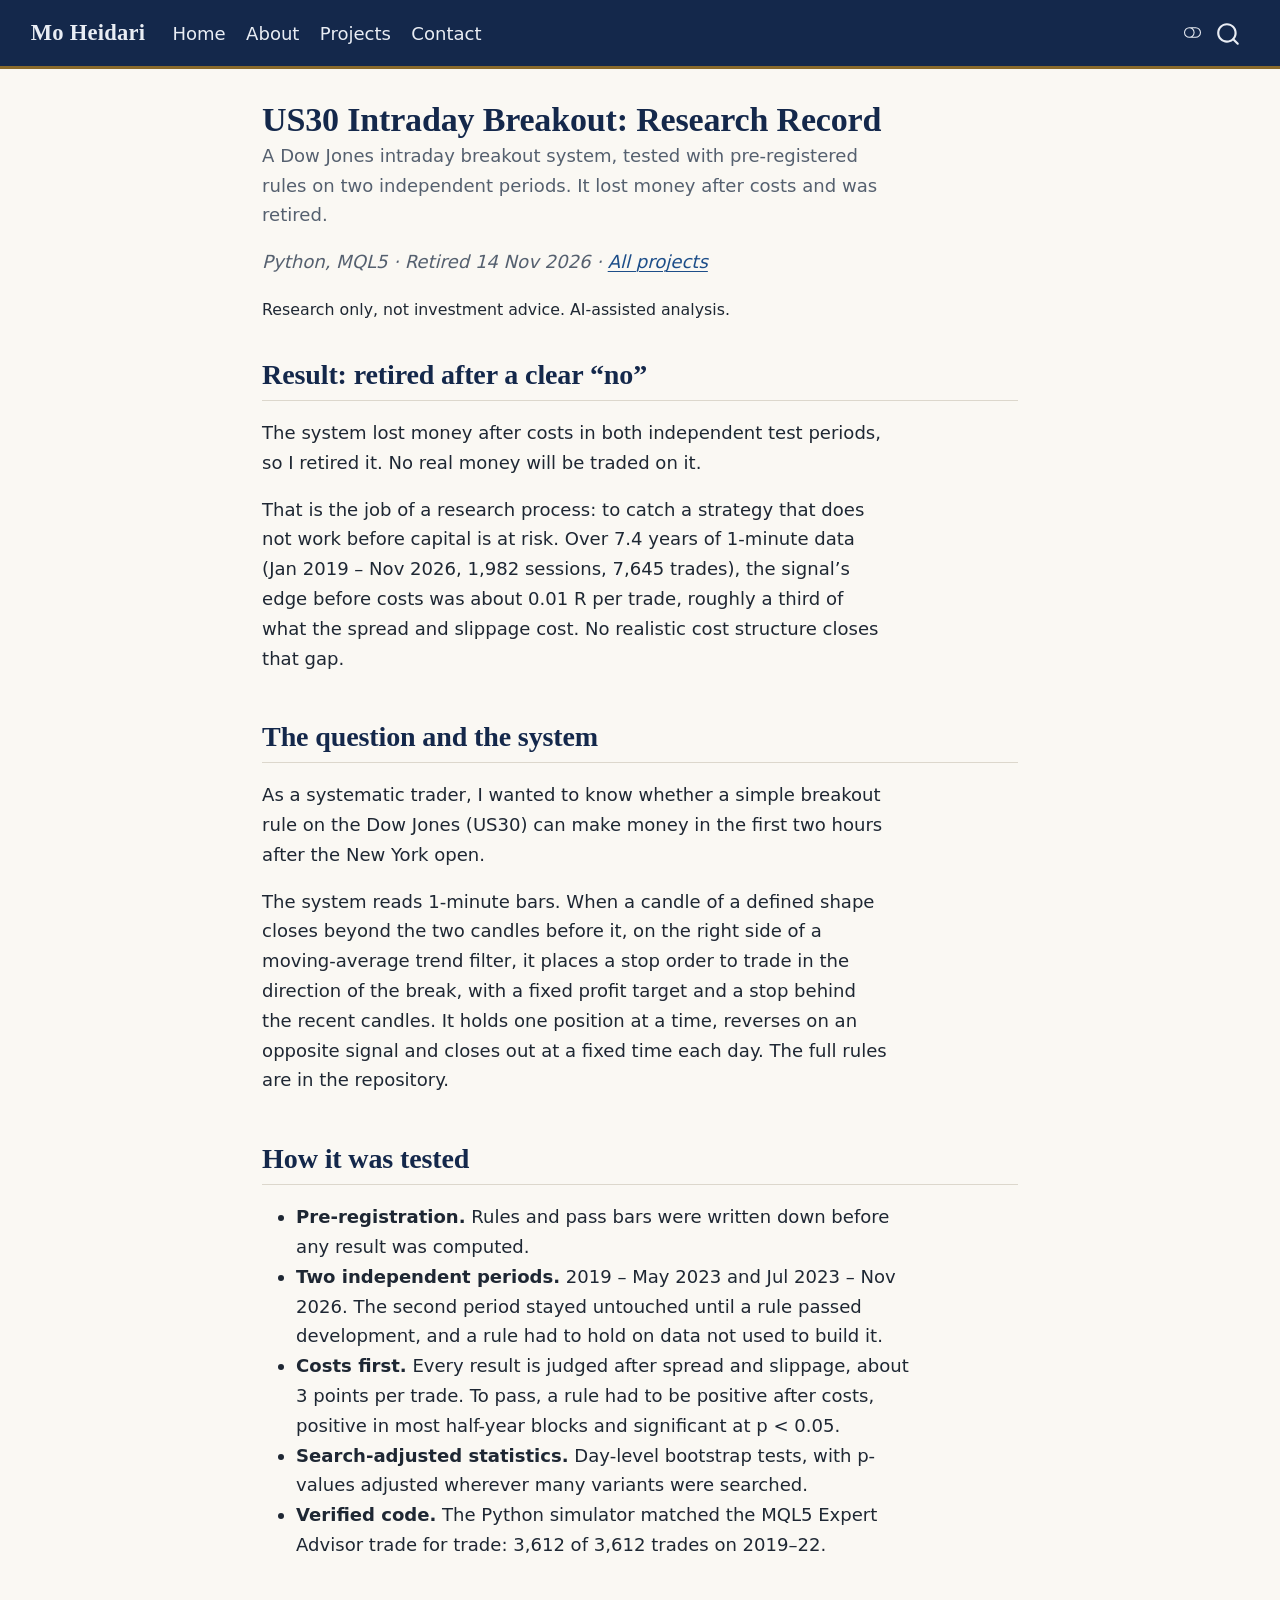
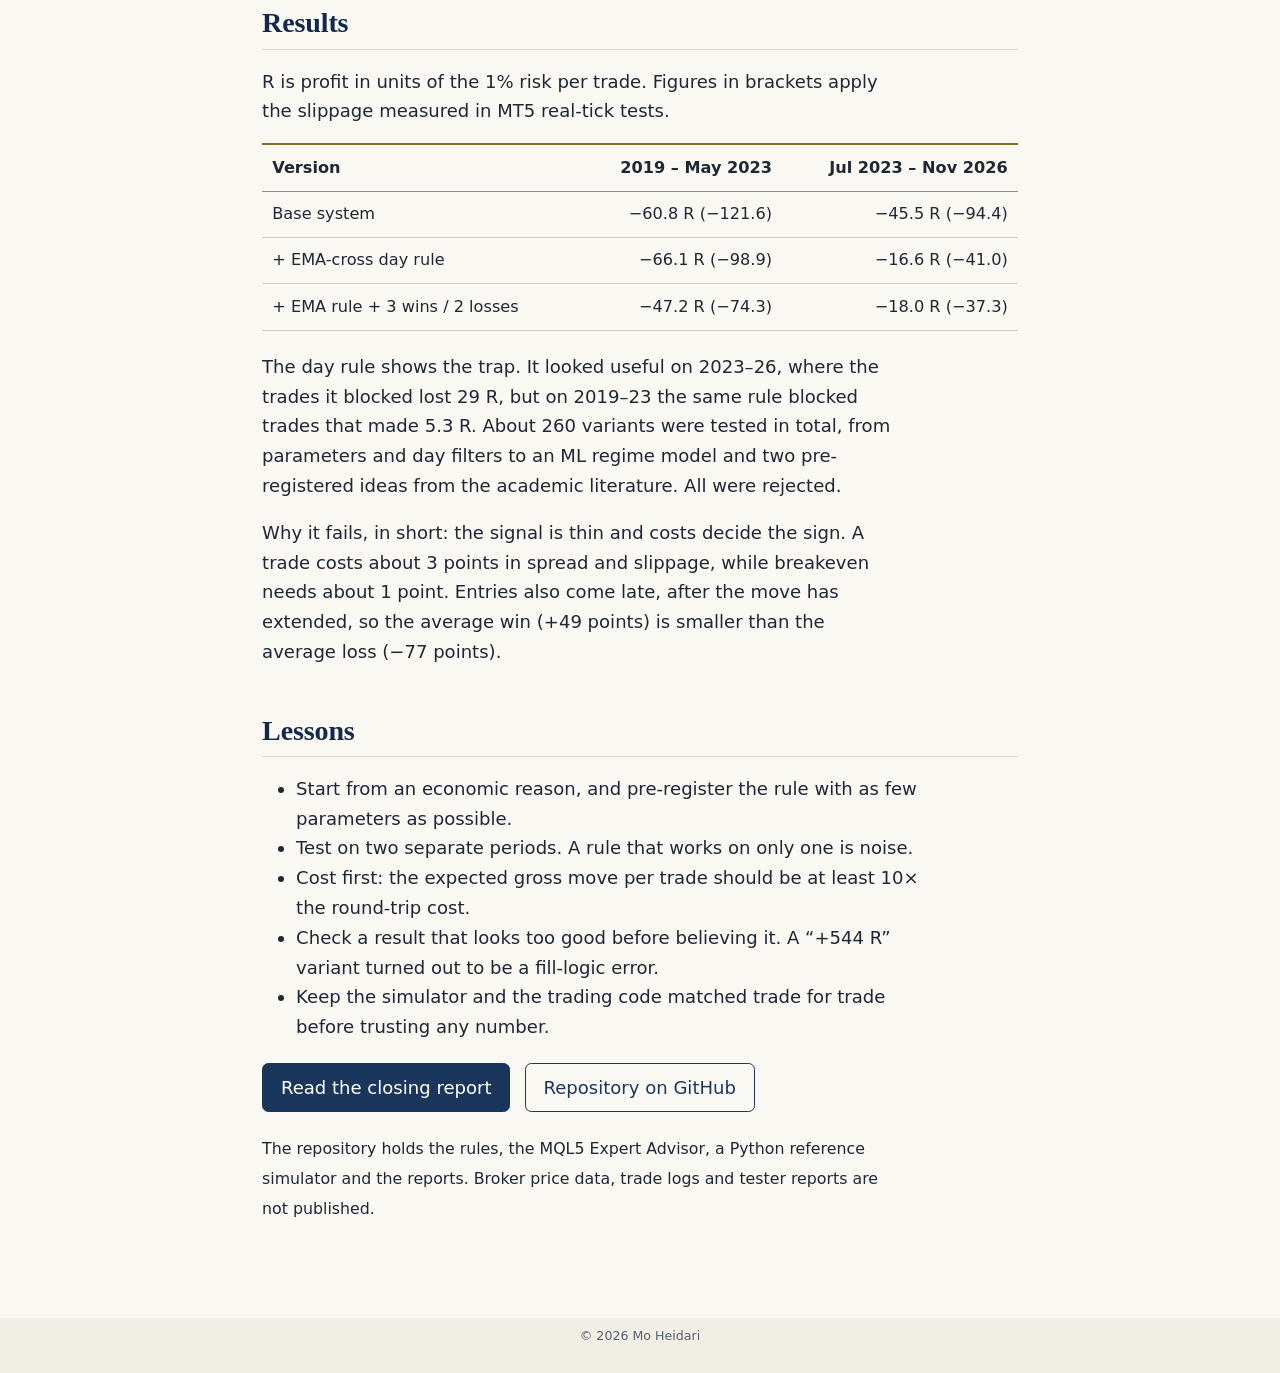
<file: docs/projects/us30-breakout.html>
<!DOCTYPE html>
<html xmlns="http://www.w3.org/1999/xhtml" lang="en" xml:lang="en"><head>

<meta charset="utf-8">
<meta name="generator" content="quarto-1.10.19">

<meta name="viewport" content="width=device-width, initial-scale=1.0, user-scalable=yes">

<meta name="description" content="A Dow Jones intraday breakout system, tested with pre-registered rules on two independent periods. It lost money after costs and was retired.">

<title>US30 Intraday Breakout: Research Record – Mo Heidari</title>
<style>
/* Default styles provided by pandoc.
** See https://pandoc.org/MANUAL.html#variables-for-html for config info.
*/
span.smallcaps{font-variant: small-caps;}
div.columns{display: flex; gap: 1.5em;}
div.column{flex: auto;}
@media screen {
div.columns{gap: min(4vw, 1.5em);}
div.column{overflow-x: auto;}
}
div.hanging-indent{margin-left: 1.5em; text-indent: -1.5em;}
ul.task-list{list-style: none;}
ul.task-list li input[type="checkbox"] {
  width: 0.8em;
  margin: 0 0.8em 0.2em -1em; /* quarto-specific, see https://github.com/quarto-dev/quarto-cli/issues/4556 */ 
  vertical-align: middle;
}
</style>


<script src="../site_libs/quarto-nav/quarto-nav.js"></script>
<script src="../site_libs/quarto-nav/headroom.min.js"></script>
<script src="../site_libs/clipboard/clipboard.min.js"></script>
<script src="../site_libs/quarto-search/autocomplete.umd.js"></script>
<script src="../site_libs/quarto-search/fuse.min.js"></script>
<script src="../site_libs/quarto-search/quarto-search.js"></script>
<meta name="quarto:offset" content="../">
<script src="../site_libs/quarto-html/quarto.js" type="module"></script>
<script src="../site_libs/quarto-html/tabsets/tabsets.js" type="module"></script>
<script src="../site_libs/quarto-html/popper.min.js"></script>
<script src="../site_libs/quarto-html/tippy.umd.min.js"></script>
<script src="../site_libs/quarto-html/anchor.min.js"></script>
<link href="../site_libs/quarto-html/tippy.css" rel="stylesheet">
<link href="../site_libs/quarto-html/quarto-syntax-highlighting-bf27225e3a48a9273f3daa8f8e829971.css" rel="stylesheet" class="quarto-color-scheme" id="quarto-text-highlighting-styles">
<link href="../site_libs/quarto-html/quarto-syntax-highlighting-dark-b626d73c4c936ccc3cb08be7d45d1df6.css" rel="stylesheet" class="quarto-color-scheme quarto-color-alternate" id="quarto-text-highlighting-styles">
<link href="../site_libs/quarto-html/quarto-syntax-highlighting-bf27225e3a48a9273f3daa8f8e829971.css" rel="stylesheet" class="quarto-color-scheme-extra" id="quarto-text-highlighting-styles">
<script src="../site_libs/bootstrap/bootstrap.min.js"></script>
<link href="../site_libs/bootstrap/bootstrap-icons.css" rel="stylesheet">
<link href="../site_libs/bootstrap/bootstrap-9c044c44a8b9b721d94696e1df5fcb44.min.css" rel="stylesheet" append-hash="true" class="quarto-color-scheme" id="quarto-bootstrap" data-mode="light">
<link href="../site_libs/bootstrap/bootstrap-dark-d1826fb27ae8440381ef9e51980d3b26.min.css" rel="stylesheet" append-hash="true" class="quarto-color-scheme quarto-color-alternate" id="quarto-bootstrap" data-mode="dark">
<link href="../site_libs/bootstrap/bootstrap-9c044c44a8b9b721d94696e1df5fcb44.min.css" rel="stylesheet" append-hash="true" class="quarto-color-scheme-extra" id="quarto-bootstrap" data-mode="light">
<script id="quarto-search-options" type="application/json">{
  "location": "navbar",
  "copy-button": false,
  "collapse-after": 3,
  "panel-placement": "end",
  "type": "overlay",
  "limit": 50,
  "keyboard-shortcut": [
    "f",
    "/",
    "s"
  ],
  "show-item-context": false,
  "language": {
    "search-no-results-text": "No results",
    "search-matching-documents-text": "matching documents",
    "search-copy-link-title": "Copy link to search",
    "search-hide-matches-text": "Hide additional matches",
    "search-more-match-text": "more match in this document",
    "search-more-matches-text": "more matches in this document",
    "search-clear-button-title": "Clear",
    "search-text-placeholder": "",
    "search-detached-cancel-button-title": "Cancel",
    "search-submit-button-title": "Submit",
    "search-label": "Search"
  }
}</script>
<meta name="description" content="Systematic trader and macro analyst based in London. Experience, projects and contact details.">


<meta property="og:title" content="US30 Intraday Breakout: Research Record – Mo Heidari">
<meta property="og:description" content="Systematic trader and macro analyst based in London. Experience, projects and contact details.">
<meta property="og:image" content="https://moheidari.com/projects/images/mo-heidari-portrait.jpg">
<meta property="og:site_name" content="Mo Heidari">
<meta property="og:image:alt" content="Portrait of Mo Heidari">
<meta name="twitter:title" content="US30 Intraday Breakout: Research Record – Mo Heidari">
<meta name="twitter:description" content="Systematic trader and macro analyst based in London. Experience, projects and contact details.">
<meta name="twitter:image" content="https://moheidari.com/projects/images/mo-heidari-portrait.jpg">
<meta name="twitter:image:alt" content="Portrait of Mo Heidari">
<meta name="twitter:card" content="summary">
</head>

<body class="nav-fixed page-project fullcontent quarto-light"><script id="quarto-html-before-body" type="application/javascript">
    const toggleBodyColorMode = (bsSheetEl) => {
      const mode = bsSheetEl.getAttribute("data-mode");
      const bodyEl = window.document.querySelector("body");
      if (mode === "dark") {
        bodyEl.classList.add("quarto-dark");
        bodyEl.classList.remove("quarto-light");
      } else {
        bodyEl.classList.add("quarto-light");
        bodyEl.classList.remove("quarto-dark");
      }
    }
    const toggleBodyColorPrimary = () => {
      const bsSheetEl = window.document.querySelector("link#quarto-bootstrap:not([rel=disabled-stylesheet])");
      if (bsSheetEl) {
        toggleBodyColorMode(bsSheetEl);
      }
    }
    const setColorSchemeToggle = (alternate) => {
      const toggles = window.document.querySelectorAll('.quarto-color-scheme-toggle');
      for (let i=0; i < toggles.length; i++) {
        const toggle = toggles[i];
        if (toggle) {
          if (alternate) {
            toggle.classList.add("alternate");
          } else {
            toggle.classList.remove("alternate");
          }
        }
      }
    };
    const toggleColorMode = (alternate) => {
      // Switch the stylesheets
      const primaryStylesheets = window.document.querySelectorAll('link.quarto-color-scheme:not(.quarto-color-alternate)');
      const alternateStylesheets = window.document.querySelectorAll('link.quarto-color-scheme.quarto-color-alternate');
      manageTransitions('#quarto-margin-sidebar .nav-link', false);
      if (alternate) {
        // note: dark is layered on light, we don't disable primary!
        enableStylesheet(alternateStylesheets);
        for (const sheetNode of alternateStylesheets) {
          if (sheetNode.id === "quarto-bootstrap") {
            toggleBodyColorMode(sheetNode);
          }
        }
      } else {
        disableStylesheet(alternateStylesheets);
        enableStylesheet(primaryStylesheets)
        toggleBodyColorPrimary();
      }
      manageTransitions('#quarto-margin-sidebar .nav-link', true);
      // Switch the toggles
      setColorSchemeToggle(alternate)
      // Hack to workaround the fact that safari doesn't
      // properly recolor the scrollbar when toggling (#1455)
      if (navigator.userAgent.indexOf('Safari') > 0 && navigator.userAgent.indexOf('Chrome') == -1) {
        manageTransitions("body", false);
        window.scrollTo(0, 1);
        setTimeout(() => {
          window.scrollTo(0, 0);
          manageTransitions("body", true);
        }, 40);
      }
    }
    const disableStylesheet = (stylesheets) => {
      for (let i=0; i < stylesheets.length; i++) {
        const stylesheet = stylesheets[i];
        stylesheet.rel = 'disabled-stylesheet';
      }
    }
    const enableStylesheet = (stylesheets) => {
      for (let i=0; i < stylesheets.length; i++) {
        const stylesheet = stylesheets[i];
        if(stylesheet.rel !== 'stylesheet') { // for Chrome, which will still FOUC without this check
          stylesheet.rel = 'stylesheet';
        }
      }
    }
    const manageTransitions = (selector, allowTransitions) => {
      const els = window.document.querySelectorAll(selector);
      for (let i=0; i < els.length; i++) {
        const el = els[i];
        if (allowTransitions) {
          el.classList.remove('notransition');
        } else {
          el.classList.add('notransition');
        }
      }
    }
    const isFileUrl = () => {
      return window.location.protocol === 'file:';
    }
    const hasAlternateSentinel = () => {
      let styleSentinel = getColorSchemeSentinel();
      if (styleSentinel !== null) {
        return styleSentinel === "alternate";
      } else {
        return false;
      }
    }
    const setStyleSentinel = (alternate) => {
      const value = alternate ? "alternate" : "default";
      if (!isFileUrl()) {
        window.localStorage.setItem("quarto-color-scheme", value);
      } else {
        localAlternateSentinel = value;
      }
    }
    const getColorSchemeSentinel = () => {
      if (!isFileUrl()) {
        const storageValue = window.localStorage.getItem("quarto-color-scheme");
        return storageValue != null ? storageValue : localAlternateSentinel;
      } else {
        return localAlternateSentinel;
      }
    }
    const toggleGiscusIfUsed = (isAlternate, darkModeDefault) => {
      const baseTheme = document.querySelector('#giscus-base-theme')?.value ?? 'light';
      const alternateTheme = document.querySelector('#giscus-alt-theme')?.value ?? 'dark';
      let newTheme = '';
      if(authorPrefersDark) {
        newTheme = isAlternate ? baseTheme : alternateTheme;
      } else {
        newTheme = isAlternate ? alternateTheme : baseTheme;
      }
      const changeGiscusTheme = () => {
        // From: https://github.com/giscus/giscus/issues/336
        const sendMessage = (message) => {
          const iframe = document.querySelector('iframe.giscus-frame');
          if (!iframe) return;
          iframe.contentWindow.postMessage({ giscus: message }, 'https://giscus.app');
        }
        sendMessage({
          setConfig: {
            theme: newTheme
          }
        });
      }
      const isGiscussLoaded = window.document.querySelector('iframe.giscus-frame') !== null;
      if (isGiscussLoaded) {
        changeGiscusTheme();
      }
    };
    const authorPrefersDark = false;
    const queryPrefersDark = window.matchMedia('(prefers-color-scheme: dark)');
    const darkModeDefault = queryPrefersDark.matches;
      document.querySelector('link#quarto-text-highlighting-styles.quarto-color-scheme-extra').rel = 'disabled-stylesheet';
      document.querySelector('link#quarto-bootstrap.quarto-color-scheme-extra').rel = 'disabled-stylesheet';
    let localAlternateSentinel = darkModeDefault ? 'alternate' : 'default';
    // Dark / light mode switch
    window.quartoToggleColorScheme = () => {
      // Read the current dark / light value
      let toAlternate = !hasAlternateSentinel();
      toggleColorMode(toAlternate);
      setStyleSentinel(toAlternate);
      toggleGiscusIfUsed(toAlternate, darkModeDefault);
      window.dispatchEvent(new Event('resize'));
    };
    queryPrefersDark.addEventListener("change", e => {
      if(window.localStorage.getItem("quarto-color-scheme") !== null)
        return;
      const alternate = e.matches
      toggleColorMode(alternate);
      localAlternateSentinel = e.matches ? 'alternate' : 'default'; // this is used alongside local storage!
      toggleGiscusIfUsed(alternate, darkModeDefault);
    });
    // Switch to dark mode if need be
    if (hasAlternateSentinel()) {
      toggleColorMode(true);
    } else {
      toggleColorMode(false);
    }
  </script>

<div id="quarto-search-results"></div>
  <header id="quarto-header" class="headroom fixed-top">
    <nav class="navbar navbar-expand-lg " data-bs-theme="dark">
      <div class="navbar-container container-fluid">
      <div class="navbar-brand-container mx-auto">
    <a class="navbar-brand" href="../index.html">
    <span class="navbar-title">Mo Heidari</span>
    </a>
  </div>
            <div id="quarto-search" class="" title="Search"></div>
          <button class="navbar-toggler" type="button" data-bs-toggle="collapse" data-bs-target="#navbarCollapse" aria-controls="navbarCollapse" role="menu" aria-expanded="false" aria-label="Toggle navigation" onclick="if (window.quartoToggleHeadroom) { window.quartoToggleHeadroom(); }">
  <span class="navbar-toggler-icon"></span>
</button>
          <div class="collapse navbar-collapse" id="navbarCollapse">
            <ul class="navbar-nav navbar-nav-scroll me-auto">
  <li class="nav-item">
    <a class="nav-link" href="../index.html"> 
<span class="menu-text">Home</span></a>
  </li>  
  <li class="nav-item">
    <a class="nav-link" href="../about.html"> 
<span class="menu-text">About</span></a>
  </li>  
  <li class="nav-item">
    <a class="nav-link" href="../projects.html"> 
<span class="menu-text">Projects</span></a>
  </li>  
  <li class="nav-item">
    <a class="nav-link" href="../contact.html"> 
<span class="menu-text">Contact</span></a>
  </li>  
</ul>
          </div> <!-- /navcollapse -->
            <div class="quarto-navbar-tools">
  <a href="" class="quarto-color-scheme-toggle quarto-navigation-tool  px-1" onclick="window.quartoToggleColorScheme(); return false;" title="Toggle dark mode"><i class="bi"></i></a>
</div>
      </div> <!-- /container-fluid -->
    </nav>
</header>
<!-- content -->
<div id="quarto-content" class="quarto-container page-columns page-rows-contents page-layout-article page-navbar">
<!-- sidebar -->
<!-- margin-sidebar -->
    
<!-- main -->
<main class="content" id="quarto-document-content">


<header id="title-block-header" class="quarto-title-block default">
<div class="quarto-title">
<h1 class="title">US30 Intraday Breakout: Research Record</h1>
</div>

<div>
  <div class="description">
    A Dow Jones intraday breakout system, tested with pre-registered rules on two independent periods. It lost money after costs and was retired.
  </div>
</div>


<div class="quarto-title-meta">

    
  
    
  </div>
  


</header>


<p><em>Python, MQL5 · Retired 14 Nov 2026 · <a href="../projects.html">All projects</a></em></p>
<p><span class="small">Research only, not investment advice. AI-assisted analysis.</span></p>
<section id="result-retired-after-a-clear-no" class="level2">
<h2 class="anchored" data-anchor-id="result-retired-after-a-clear-no">Result: retired after a clear “no”</h2>
<p>The system lost money after costs in both independent test periods, so I retired it. No real money will be traded on it.</p>
<p>That is the job of a research process: to catch a strategy that does not work before capital is at risk. Over 7.4 years of 1-minute data (Jan 2019 – Nov 2026, 1,982 sessions, 7,645 trades), the signal’s edge before costs was about 0.01 R per trade, roughly a third of what the spread and slippage cost. No realistic cost structure closes that gap.</p>
</section>
<section id="the-question-and-the-system" class="level2">
<h2 class="anchored" data-anchor-id="the-question-and-the-system">The question and the system</h2>
<p>As a systematic trader, I wanted to know whether a simple breakout rule on the Dow Jones (US30) can make money in the first two hours after the New York open.</p>
<p>The system reads 1-minute bars. When a candle of a defined shape closes beyond the two candles before it, on the right side of a moving-average trend filter, it places a stop order to trade in the direction of the break, with a fixed profit target and a stop behind the recent candles. It holds one position at a time, reverses on an opposite signal and closes out at a fixed time each day. The full rules are in the repository.</p>
</section>
<section id="how-it-was-tested" class="level2">
<h2 class="anchored" data-anchor-id="how-it-was-tested">How it was tested</h2>
<ul>
<li><strong>Pre-registration.</strong> Rules and pass bars were written down before any result was computed.</li>
<li><strong>Two independent periods.</strong> 2019 – May 2023 and Jul 2023 – Nov 2026. The second period stayed untouched until a rule passed development, and a rule had to hold on data not used to build it.</li>
<li><strong>Costs first.</strong> Every result is judged after spread and slippage, about 3 points per trade. To pass, a rule had to be positive after costs, positive in most half-year blocks and significant at p &lt; 0.05.</li>
<li><strong>Search-adjusted statistics.</strong> Day-level bootstrap tests, with p-values adjusted wherever many variants were searched.</li>
<li><strong>Verified code.</strong> The Python simulator matched the MQL5 Expert Advisor trade for trade: 3,612 of 3,612 trades on 2019–22.</li>
</ul>
</section>
<section id="results" class="level2">
<h2 class="anchored" data-anchor-id="results">Results</h2>
<p>R is profit in units of the 1% risk per trade. Figures in brackets apply the slippage measured in MT5 real-tick tests.</p>
<div class="table-scroll">
<table class="caption-top table">
<thead>
<tr class="header">
<th>Version</th>
<th style="text-align: right;">2019 – May 2023</th>
<th style="text-align: right;">Jul 2023 – Nov 2026</th>
</tr>
</thead>
<tbody>
<tr class="odd">
<td>Base system</td>
<td style="text-align: right;">−60.8 R (−121.6)</td>
<td style="text-align: right;">−45.5 R (−94.4)</td>
</tr>
<tr class="even">
<td>+ EMA-cross day rule</td>
<td style="text-align: right;">−66.1 R (−98.9)</td>
<td style="text-align: right;">−16.6 R (−41.0)</td>
</tr>
<tr class="odd">
<td>+ EMA rule + 3 wins / 2 losses</td>
<td style="text-align: right;">−47.2 R (−74.3)</td>
<td style="text-align: right;">−18.0 R (−37.3)</td>
</tr>
</tbody>
</table>
</div>
<p>The day rule shows the trap. It looked useful on 2023–26, where the trades it blocked lost 29 R, but on 2019–23 the same rule blocked trades that made 5.3 R. About 260 variants were tested in total, from parameters and day filters to an ML regime model and two pre-registered ideas from the academic literature. All were rejected.</p>
<p>Why it fails, in short: the signal is thin and costs decide the sign. A trade costs about 3 points in spread and slippage, while breakeven needs about 1 point. Entries also come late, after the move has extended, so the average win (+49 points) is smaller than the average loss (−77 points).</p>
</section>
<section id="lessons" class="level2">
<h2 class="anchored" data-anchor-id="lessons">Lessons</h2>
<ul>
<li>Start from an economic reason, and pre-register the rule with as few parameters as possible.</li>
<li>Test on two separate periods. A rule that works on only one is noise.</li>
<li>Cost first: the expected gross move per trade should be at least 10× the round-trip cost.</li>
<li>Check a result that looks too good before believing it. A “+544 R” variant turned out to be a fill-logic error.</li>
<li>Keep the simulator and the trading code matched trade for trade before trusting any number.</li>
</ul>
<p><a href="https://github.com/Mo-Heidari1/us30-breakout-research/blob/main/reports/US30_V21_Closing_Report_14Nov2026.md" class="btn btn-primary">Read the closing report</a> <a href="https://github.com/Mo-Heidari1/us30-breakout-research" class="btn btn-outline-primary">Repository on GitHub</a></p>
<p><span class="small">The repository holds the rules, the MQL5 Expert Advisor, a Python reference simulator and the reports. Broker price data, trade logs and tester reports are not published.</span></p>


</section>

</main> <!-- /main -->
<script id="quarto-html-after-body" type="application/javascript">
  window.document.addEventListener("DOMContentLoaded", function (event) {
    // Ensure there is a toggle, if there isn't float one in the top right
    if (window.document.querySelector('.quarto-color-scheme-toggle') === null) {
      const a = window.document.createElement('a');
      a.classList.add('top-right');
      a.classList.add('quarto-color-scheme-toggle');
      a.href = "";
      a.onclick = function() { try { window.quartoToggleColorScheme(); } catch {} return false; };
      const i = window.document.createElement("i");
      i.classList.add('bi');
      a.appendChild(i);
      window.document.body.appendChild(a);
    }
    setColorSchemeToggle(hasAlternateSentinel())
    const icon = "";
    const anchorJS = new window.AnchorJS();
    anchorJS.options = {
      placement: 'right',
      icon: icon
    };
    anchorJS.add('.anchored');
    const isCodeAnnotation = (el) => {
      for (const clz of el.classList) {
        if (clz.startsWith('code-annotation-')) {                     
          return true;
        }
      }
      return false;
    }
    const onCopySuccess = function(e) {
      // button target
      const button = e.trigger;
      // don't keep focus
      button.blur();
      // flash "checked"
      button.classList.add('code-copy-button-checked');
      var currentTitle = button.getAttribute("title");
      button.setAttribute("title", "Copied!");
      let tooltip;
      if (window.bootstrap) {
        button.setAttribute("data-bs-toggle", "tooltip");
        button.setAttribute("data-bs-placement", "left");
        button.setAttribute("data-bs-title", "Copied!");
        tooltip = new bootstrap.Tooltip(button, 
          { trigger: "manual", 
            customClass: "code-copy-button-tooltip",
            offset: [0, -8]});
        tooltip.show();    
      }
      setTimeout(function() {
        if (tooltip) {
          tooltip.hide();
          button.removeAttribute("data-bs-title");
          button.removeAttribute("data-bs-toggle");
          button.removeAttribute("data-bs-placement");
        }
        button.setAttribute("title", currentTitle);
        button.classList.remove('code-copy-button-checked');
      }, 1000);
      // clear code selection
      e.clearSelection();
    }
    const getTextToCopy = function(trigger) {
      const outerScaffold = trigger.parentElement.cloneNode(true);
      const codeEl = outerScaffold.querySelector('code');
      for (const childEl of codeEl.children) {
        if (isCodeAnnotation(childEl)) {
          childEl.remove();
        }
      }
      return codeEl.innerText;
    }
    const clipboard = new window.ClipboardJS('.code-copy-button:not([data-in-quarto-modal])', {
      text: getTextToCopy
    });
    clipboard.on('success', onCopySuccess);
    if (window.document.getElementById('quarto-embedded-source-code-modal')) {
      const clipboardModal = new window.ClipboardJS('.code-copy-button[data-in-quarto-modal]', {
        text: getTextToCopy,
        container: window.document.getElementById('quarto-embedded-source-code-modal')
      });
      clipboardModal.on('success', onCopySuccess);
    }
      var localhostRegex = new RegExp(/^(?:http|https):\/\/localhost\:?[0-9]*\//);
      var mailtoRegex = new RegExp(/^mailto:/);
        var filterRegex = new RegExp("https:\/\/moheidari\.com");
      var isInternal = (href) => {
          return filterRegex.test(href) || localhostRegex.test(href) || mailtoRegex.test(href);
      }
      // Inspect non-navigation links and adorn them if external
     var links = window.document.querySelectorAll('a[href]:not(.nav-link):not(.navbar-brand):not(.toc-action):not(.sidebar-link):not(.sidebar-item-toggle):not(.pagination-link):not(.no-external):not([aria-hidden]):not(.dropdown-item):not(.quarto-navigation-tool):not(.about-link)');
      for (var i=0; i<links.length; i++) {
        const link = links[i];
        if (!isInternal(link.href)) {
          // undo the damage that might have been done by quarto-nav.js in the case of
          // links that we want to consider external
          if (link.dataset.originalHref !== undefined) {
            link.href = link.dataset.originalHref;
          }
        }
      }
    function tippyHover(el, contentFn, onTriggerFn, onUntriggerFn) {
      const config = {
        allowHTML: true,
        maxWidth: 500,
        delay: 100,
        arrow: false,
        appendTo: function(el) {
            return el.parentElement;
        },
        interactive: true,
        interactiveBorder: 10,
        theme: 'quarto',
        placement: 'bottom-start',
      };
      if (contentFn) {
        config.content = contentFn;
      }
      if (onTriggerFn) {
        config.onTrigger = onTriggerFn;
      }
      if (onUntriggerFn) {
        config.onUntrigger = onUntriggerFn;
      }
      window.tippy(el, config); 
    }
    const noterefs = window.document.querySelectorAll('a[role="doc-noteref"]');
    for (var i=0; i<noterefs.length; i++) {
      const ref = noterefs[i];
      tippyHover(ref, function() {
        // use id or data attribute instead here
        let href = ref.getAttribute('data-footnote-href') || ref.getAttribute('href');
        try { href = new URL(href).hash; } catch {}
        const id = href.replace(/^#\/?/, "");
        const note = window.document.getElementById(id);
        if (note) {
          return note.innerHTML;
        } else {
          return "";
        }
      });
    }
    const xrefs = window.document.querySelectorAll('a.quarto-xref');
    const processXRef = (id, note) => {
      // Strip column container classes
      const stripColumnClz = (el) => {
        el.classList.remove("page-full", "page-columns");
        if (el.children) {
          for (const child of el.children) {
            stripColumnClz(child);
          }
        }
      }
      stripColumnClz(note)
      if (id === null || id.startsWith('sec-')) {
        // Special case sections, only their first couple elements
        const container = document.createElement("div");
        if (note.children && note.children.length > 2) {
          container.appendChild(note.children[0].cloneNode(true));
          for (let i = 1; i < note.children.length; i++) {
            const child = note.children[i];
            if (child.tagName === "P" && child.innerText === "") {
              continue;
            } else {
              container.appendChild(child.cloneNode(true));
              break;
            }
          }
          if (window.Quarto?.typesetMath) {
            window.Quarto.typesetMath(container);
          }
          return container.innerHTML
        } else {
          if (window.Quarto?.typesetMath) {
            window.Quarto.typesetMath(note);
          }
          return note.innerHTML;
        }
      } else {
        // Remove any anchor links if they are present
        const anchorLink = note.querySelector('a.anchorjs-link');
        if (anchorLink) {
          anchorLink.remove();
        }
        if (window.Quarto?.typesetMath) {
          window.Quarto.typesetMath(note);
        }
        if (note.classList.contains("callout")) {
          return note.outerHTML;
        } else {
          return note.innerHTML;
        }
      }
    }
    for (var i=0; i<xrefs.length; i++) {
      const xref = xrefs[i];
      tippyHover(xref, undefined, function(instance) {
        instance.disable();
        let url = xref.getAttribute('href');
        let hash = undefined; 
        if (url.startsWith('#')) {
          hash = url;
        } else {
          try { hash = new URL(url).hash; } catch {}
        }
        if (hash) {
          const id = hash.replace(/^#\/?/, "");
          const note = window.document.getElementById(id);
          if (note !== null) {
            try {
              const html = processXRef(id, note.cloneNode(true));
              instance.setContent(html);
            } finally {
              instance.enable();
              instance.show();
            }
          } else {
            // See if we can fetch this
            fetch(url.split('#')[0])
            .then(res => res.text())
            .then(html => {
              const parser = new DOMParser();
              const htmlDoc = parser.parseFromString(html, "text/html");
              const note = htmlDoc.getElementById(id);
              if (note !== null) {
                const html = processXRef(id, note);
                instance.setContent(html);
              } 
            }).finally(() => {
              instance.enable();
              instance.show();
            });
          }
        } else {
          // See if we can fetch a full url (with no hash to target)
          // This is a special case and we should probably do some content thinning / targeting
          fetch(url)
          .then(res => res.text())
          .then(html => {
            const parser = new DOMParser();
            const htmlDoc = parser.parseFromString(html, "text/html");
            const note = htmlDoc.querySelector('main.content');
            if (note !== null) {
              // This should only happen for chapter cross references
              // (since there is no id in the URL)
              // remove the first header
              if (note.children.length > 0 && note.children[0].tagName === "HEADER") {
                note.children[0].remove();
              }
              const html = processXRef(null, note);
              instance.setContent(html);
            } 
          }).finally(() => {
            instance.enable();
            instance.show();
          });
        }
      }, function(instance) {
      });
    }
        let selectedAnnoteEl;
        const selectorForAnnotation = ( cell, annotation) => {
          let cellAttr = 'data-code-cell="' + cell + '"';
          let lineAttr = 'data-code-annotation="' +  annotation + '"';
          const selector = 'span[' + cellAttr + '][' + lineAttr + ']';
          return selector;
        }
        const selectCodeLines = (annoteEl) => {
          const doc = window.document;
          const targetCell = annoteEl.getAttribute("data-target-cell");
          const targetAnnotation = annoteEl.getAttribute("data-target-annotation");
          const annoteSpan = window.document.querySelector(selectorForAnnotation(targetCell, targetAnnotation));
          const lines = annoteSpan.getAttribute("data-code-lines").split(",");
          const lineIds = lines.map((line) => {
            return targetCell + "-" + line;
          })
          let top = null;
          let height = null;
          let parent = null;
          if (lineIds.length > 0) {
              //compute the position of the single el (top and bottom and make a div)
              const el = window.document.getElementById(lineIds[0]);
              top = el.offsetTop;
              height = el.offsetHeight;
              parent = el.parentElement.parentElement;
            if (lineIds.length > 1) {
              const lastEl = window.document.getElementById(lineIds[lineIds.length - 1]);
              const bottom = lastEl.offsetTop + lastEl.offsetHeight;
              height = bottom - top;
            }
            if (top !== null && height !== null && parent !== null) {
              // cook up a div (if necessary) and position it 
              let div = window.document.getElementById("code-annotation-line-highlight");
              if (div === null) {
                div = window.document.createElement("div");
                div.setAttribute("id", "code-annotation-line-highlight");
                div.style.position = 'absolute';
                parent.appendChild(div);
              }
              div.style.top = top - 2 + "px";
              div.style.height = height + 4 + "px";
              div.style.left = 0;
              let gutterDiv = window.document.getElementById("code-annotation-line-highlight-gutter");
              if (gutterDiv === null) {
                gutterDiv = window.document.createElement("div");
                gutterDiv.setAttribute("id", "code-annotation-line-highlight-gutter");
                gutterDiv.style.position = 'absolute';
                const codeCell = window.document.getElementById(targetCell);
                const gutter = codeCell.querySelector('.code-annotation-gutter');
                gutter.appendChild(gutterDiv);
              }
              gutterDiv.style.top = top - 2 + "px";
              gutterDiv.style.height = height + 4 + "px";
            }
            selectedAnnoteEl = annoteEl;
          }
        };
        const unselectCodeLines = () => {
          const elementsIds = ["code-annotation-line-highlight", "code-annotation-line-highlight-gutter"];
          elementsIds.forEach((elId) => {
            const div = window.document.getElementById(elId);
            if (div) {
              div.remove();
            }
          });
          selectedAnnoteEl = undefined;
        };
          // Handle positioning of the toggle
      window.addEventListener(
        "resize",
        throttle(() => {
          elRect = undefined;
          if (selectedAnnoteEl) {
            selectCodeLines(selectedAnnoteEl);
          }
        }, 10)
      );
      function throttle(fn, ms) {
      let throttle = false;
      let timer;
        return (...args) => {
          if(!throttle) { // first call gets through
              fn.apply(this, args);
              throttle = true;
          } else { // all the others get throttled
              if(timer) clearTimeout(timer); // cancel #2
              timer = setTimeout(() => {
                fn.apply(this, args);
                timer = throttle = false;
              }, ms);
          }
        };
      }
        // Attach click handler to the DT
        const annoteDls = window.document.querySelectorAll('dt[data-target-cell]');
        for (const annoteDlNode of annoteDls) {
          annoteDlNode.addEventListener('click', (event) => {
            const clickedEl = event.target;
            if (clickedEl !== selectedAnnoteEl) {
              unselectCodeLines();
              const activeEl = window.document.querySelector('dt[data-target-cell].code-annotation-active');
              if (activeEl) {
                activeEl.classList.remove('code-annotation-active');
              }
              selectCodeLines(clickedEl);
              clickedEl.classList.add('code-annotation-active');
            } else {
              // Unselect the line
              unselectCodeLines();
              clickedEl.classList.remove('code-annotation-active');
            }
          });
        }
    const findCites = (el) => {
      const parentEl = el.parentElement;
      if (parentEl) {
        const cites = parentEl.dataset.cites;
        if (cites) {
          return {
            el,
            cites: cites.split(' ')
          };
        } else {
          return findCites(el.parentElement)
        }
      } else {
        return undefined;
      }
    };
    var bibliorefs = window.document.querySelectorAll('a[role="doc-biblioref"]');
    for (var i=0; i<bibliorefs.length; i++) {
      const ref = bibliorefs[i];
      const citeInfo = findCites(ref);
      if (citeInfo) {
        tippyHover(citeInfo.el, function() {
          var popup = window.document.createElement('div');
          citeInfo.cites.forEach(function(cite) {
            var citeDiv = window.document.createElement('div');
            citeDiv.classList.add('hanging-indent');
            citeDiv.classList.add('csl-entry');
            var biblioDiv = window.document.getElementById('ref-' + cite);
            if (biblioDiv) {
              citeDiv.innerHTML = biblioDiv.innerHTML;
            }
            popup.appendChild(citeDiv);
          });
          return popup.innerHTML;
        });
      }
    }
  });
  </script>
</div> <!-- /content -->
<footer class="footer">
  <div class="nav-footer">
    <div class="nav-footer-left">
      &nbsp;
    </div>   
    <div class="nav-footer-center">
<p>© 2026 Mo Heidari</p>
</div>
    <div class="nav-footer-right">
      &nbsp;
    </div>
  </div>
</footer>




</body></html>
</file>
<file: docs/site_libs/quarto-html/tippy.css>
.tippy-box[data-animation=fade][data-state=hidden]{opacity:0}[data-tippy-root]{max-width:calc(100vw - 10px)}.tippy-box{position:relative;background-color:#333;color:#fff;border-radius:4px;font-size:14px;line-height:1.4;white-space:normal;outline:0;transition-property:transform,visibility,opacity}.tippy-box[data-placement^=top]>.tippy-arrow{bottom:0}.tippy-box[data-placement^=top]>.tippy-arrow:before{bottom:-7px;left:0;border-width:8px 8px 0;border-top-color:initial;transform-origin:center top}.tippy-box[data-placement^=bottom]>.tippy-arrow{top:0}.tippy-box[data-placement^=bottom]>.tippy-arrow:before{top:-7px;left:0;border-width:0 8px 8px;border-bottom-color:initial;transform-origin:center bottom}.tippy-box[data-placement^=left]>.tippy-arrow{right:0}.tippy-box[data-placement^=left]>.tippy-arrow:before{border-width:8px 0 8px 8px;border-left-color:initial;right:-7px;transform-origin:center left}.tippy-box[data-placement^=right]>.tippy-arrow{left:0}.tippy-box[data-placement^=right]>.tippy-arrow:before{left:-7px;border-width:8px 8px 8px 0;border-right-color:initial;transform-origin:center right}.tippy-box[data-inertia][data-state=visible]{transition-timing-function:cubic-bezier(.54,1.5,.38,1.11)}.tippy-arrow{width:16px;height:16px;color:#333}.tippy-arrow:before{content:"";position:absolute;border-color:transparent;border-style:solid}.tippy-content{position:relative;padding:5px 9px;z-index:1}
</file>
<file: docs/site_libs/quarto-html/quarto-syntax-highlighting-bf27225e3a48a9273f3daa8f8e829971.css>
/* quarto syntax highlight colors */
:root {
  --quarto-hl-ot-color: #003B4F;
  --quarto-hl-at-color: #657422;
  --quarto-hl-ss-color: #20794D;
  --quarto-hl-an-color: #5E5E5E;
  --quarto-hl-fu-color: #4758AB;
  --quarto-hl-st-color: #20794D;
  --quarto-hl-cf-color: #003B4F;
  --quarto-hl-op-color: #5E5E5E;
  --quarto-hl-er-color: #AD0000;
  --quarto-hl-bn-color: #AD0000;
  --quarto-hl-al-color: #AD0000;
  --quarto-hl-va-color: #111111;
  --quarto-hl-bu-color: inherit;
  --quarto-hl-ex-color: inherit;
  --quarto-hl-pp-color: #AD0000;
  --quarto-hl-in-color: #5E5E5E;
  --quarto-hl-vs-color: #20794D;
  --quarto-hl-wa-color: #5E5E5E;
  --quarto-hl-do-color: #5E5E5E;
  --quarto-hl-im-color: #00769E;
  --quarto-hl-ch-color: #20794D;
  --quarto-hl-dt-color: #AD0000;
  --quarto-hl-fl-color: #AD0000;
  --quarto-hl-co-color: #5E5E5E;
  --quarto-hl-cv-color: #5E5E5E;
  --quarto-hl-cn-color: #8f5902;
  --quarto-hl-sc-color: #5E5E5E;
  --quarto-hl-dv-color: #AD0000;
  --quarto-hl-kw-color: #003B4F;
}

/* other quarto variables */
:root {
  --quarto-font-monospace: SFMono-Regular, Menlo, Monaco, Consolas, "Liberation Mono", "Courier New", monospace;
}

/* syntax highlight based on Pandoc's rules */
pre > code.sourceCode > span {
  color: #003B4F;
}

code.sourceCode > span {
  color: #003B4F;
}

div.sourceCode,
div.sourceCode pre.sourceCode {
  color: #003B4F;
}

/* Normal */
code span {
  color: #003B4F;
}

/* Alert */
code span.al {
  color: #AD0000;
  font-style: inherit;
}

/* Annotation */
code span.an {
  color: #5E5E5E;
  font-style: inherit;
}

/* Attribute */
code span.at {
  color: #657422;
  font-style: inherit;
}

/* BaseN */
code span.bn {
  color: #AD0000;
  font-style: inherit;
}

/* BuiltIn */
code span.bu {
  font-style: inherit;
}

/* ControlFlow */
code span.cf {
  color: #003B4F;
  font-weight: bold;
  font-style: inherit;
}

/* Char */
code span.ch {
  color: #20794D;
  font-style: inherit;
}

/* Constant */
code span.cn {
  color: #8f5902;
  font-style: inherit;
}

/* Comment */
code span.co {
  color: #5E5E5E;
  font-style: inherit;
}

/* CommentVar */
code span.cv {
  color: #5E5E5E;
  font-style: italic;
}

/* Documentation */
code span.do {
  color: #5E5E5E;
  font-style: italic;
}

/* DataType */
code span.dt {
  color: #AD0000;
  font-style: inherit;
}

/* DecVal */
code span.dv {
  color: #AD0000;
  font-style: inherit;
}

/* Error */
code span.er {
  color: #AD0000;
  font-style: inherit;
}

/* Extension */
code span.ex {
  font-style: inherit;
}

/* Float */
code span.fl {
  color: #AD0000;
  font-style: inherit;
}

/* Function */
code span.fu {
  color: #4758AB;
  font-style: inherit;
}

/* Import */
code span.im {
  color: #00769E;
  font-style: inherit;
}

/* Information */
code span.in {
  color: #5E5E5E;
  font-style: inherit;
}

/* Keyword */
code span.kw {
  color: #003B4F;
  font-weight: bold;
  font-style: inherit;
}

/* Operator */
code span.op {
  color: #5E5E5E;
  font-style: inherit;
}

/* Other */
code span.ot {
  color: #003B4F;
  font-style: inherit;
}

/* Preprocessor */
code span.pp {
  color: #AD0000;
  font-style: inherit;
}

/* SpecialChar */
code span.sc {
  color: #5E5E5E;
  font-style: inherit;
}

/* SpecialString */
code span.ss {
  color: #20794D;
  font-style: inherit;
}

/* String */
code span.st {
  color: #20794D;
  font-style: inherit;
}

/* Variable */
code span.va {
  color: #111111;
  font-style: inherit;
}

/* VerbatimString */
code span.vs {
  color: #20794D;
  font-style: inherit;
}

/* Warning */
code span.wa {
  color: #5E5E5E;
  font-style: italic;
}

.prevent-inlining {
  content: "</";
}

/*# sourceMappingURL=8be38f48d34c45af72792cbd699585e7.css.map */
</file>
<file: docs/site_libs/quarto-html/quarto-syntax-highlighting-dark-b626d73c4c936ccc3cb08be7d45d1df6.css>
/* quarto syntax highlight colors */
:root {
  --quarto-hl-al-color: #f07178;
  --quarto-hl-an-color: #d4d0ab;
  --quarto-hl-at-color: #00e0e0;
  --quarto-hl-bn-color: #d4d0ab;
  --quarto-hl-bu-color: #abe338;
  --quarto-hl-ch-color: #abe338;
  --quarto-hl-co-color: #f8f8f2;
  --quarto-hl-cv-color: #ffd700;
  --quarto-hl-cn-color: #ffd700;
  --quarto-hl-cf-color: #ffa07a;
  --quarto-hl-dt-color: #ffa07a;
  --quarto-hl-dv-color: #d4d0ab;
  --quarto-hl-do-color: #f8f8f2;
  --quarto-hl-er-color: #f07178;
  --quarto-hl-ex-color: #00e0e0;
  --quarto-hl-fl-color: #d4d0ab;
  --quarto-hl-fu-color: #ffa07a;
  --quarto-hl-im-color: #abe338;
  --quarto-hl-in-color: #d4d0ab;
  --quarto-hl-kw-color: #ffa07a;
  --quarto-hl-op-color: #ffa07a;
  --quarto-hl-ot-color: #00e0e0;
  --quarto-hl-pp-color: #dcc6e0;
  --quarto-hl-re-color: #00e0e0;
  --quarto-hl-sc-color: #abe338;
  --quarto-hl-ss-color: #abe338;
  --quarto-hl-st-color: #abe338;
  --quarto-hl-va-color: #00e0e0;
  --quarto-hl-vs-color: #abe338;
  --quarto-hl-wa-color: #dcc6e0;
}

/* other quarto variables */
:root {
  --quarto-font-monospace: SFMono-Regular, Menlo, Monaco, Consolas, "Liberation Mono", "Courier New", monospace;
}

/* syntax highlight based on Pandoc's rules */
pre > code.sourceCode > span {
  color: #f8f8f2;
}

code.sourceCode > span {
  color: #f8f8f2;
}

div.sourceCode,
div.sourceCode pre.sourceCode {
  color: #f8f8f2;
}

/* Normal */
code span {
  color: #f8f8f2;
}

/* Alert */
code span.al {
  color: #f07178;
}

/* Annotation */
code span.an {
  color: #d4d0ab;
}

/* Attribute */
code span.at {
  color: #00e0e0;
}

/* BaseN */
code span.bn {
  color: #d4d0ab;
}

/* BuiltIn */
code span.bu {
  color: #abe338;
}

/* ControlFlow */
code span.cf {
  font-weight: bold;
  color: #ffa07a;
}

/* Char */
code span.ch {
  color: #abe338;
}

/* Constant */
code span.cn {
  color: #ffd700;
}

/* Comment */
code span.co {
  font-style: italic;
  color: #f8f8f2;
}

/* CommentVar */
code span.cv {
  color: #ffd700;
}

/* Documentation */
code span.do {
  color: #f8f8f2;
}

/* DataType */
code span.dt {
  color: #ffa07a;
}

/* DecVal */
code span.dv {
  color: #d4d0ab;
}

/* Error */
code span.er {
  color: #f07178;
  text-decoration: underline;
}

/* Extension */
code span.ex {
  font-weight: bold;
  color: #00e0e0;
}

/* Float */
code span.fl {
  color: #d4d0ab;
}

/* Function */
code span.fu {
  color: #ffa07a;
}

/* Import */
code span.im {
  color: #abe338;
}

/* Information */
code span.in {
  color: #d4d0ab;
}

/* Keyword */
code span.kw {
  font-weight: bold;
  color: #ffa07a;
}

/* Operator */
code span.op {
  color: #ffa07a;
}

/* Other */
code span.ot {
  color: #00e0e0;
}

/* Preprocessor */
code span.pp {
  color: #dcc6e0;
}

/* RegionMarker */
code span.re {
  background-color: #f8f8f2;
  color: #00e0e0;
}

/* SpecialChar */
code span.sc {
  color: #abe338;
}

/* SpecialString */
code span.ss {
  color: #abe338;
}

/* String */
code span.st {
  color: #abe338;
}

/* Variable */
code span.va {
  color: #00e0e0;
}

/* VerbatimString */
code span.vs {
  color: #abe338;
}

/* Warning */
code span.wa {
  color: #dcc6e0;
}

.prevent-inlining {
  content: "</";
}

/*# sourceMappingURL=a269c63e8167c3ae395728e86feb0848.css.map */
</file>
